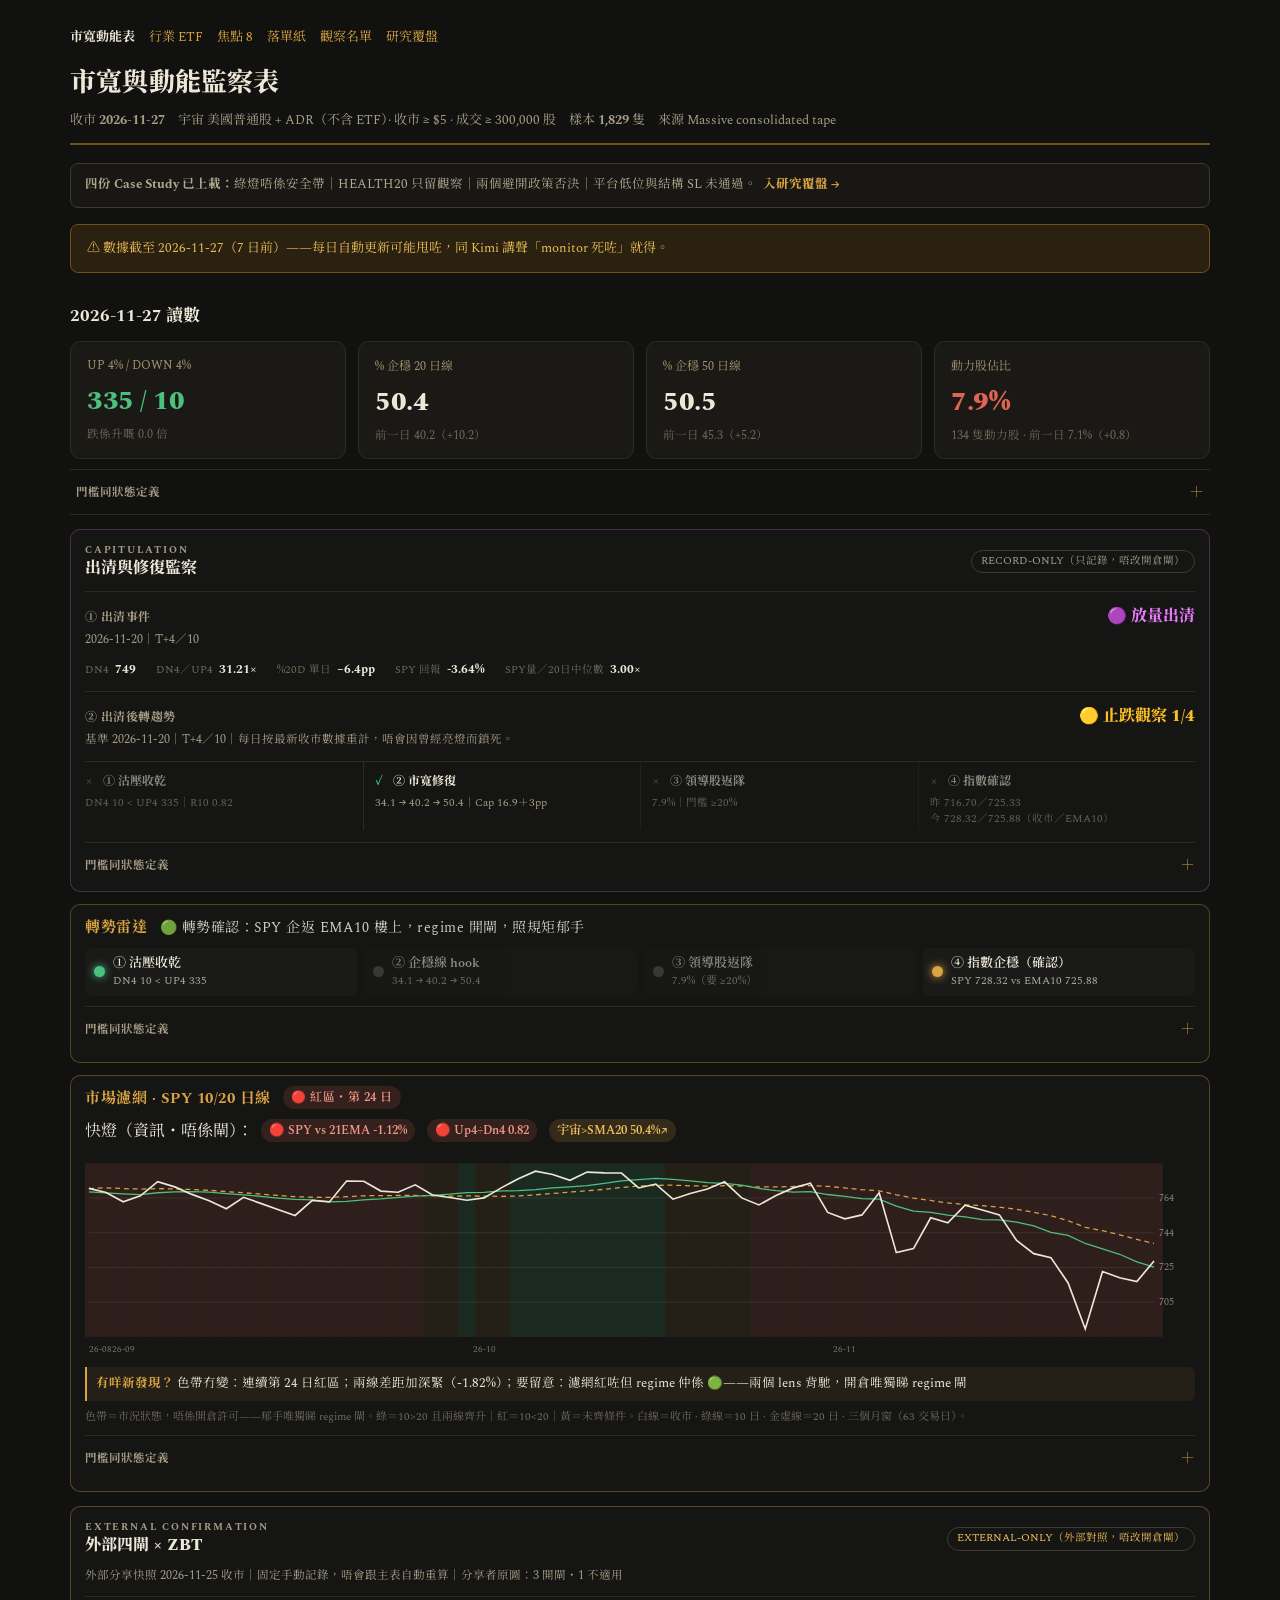
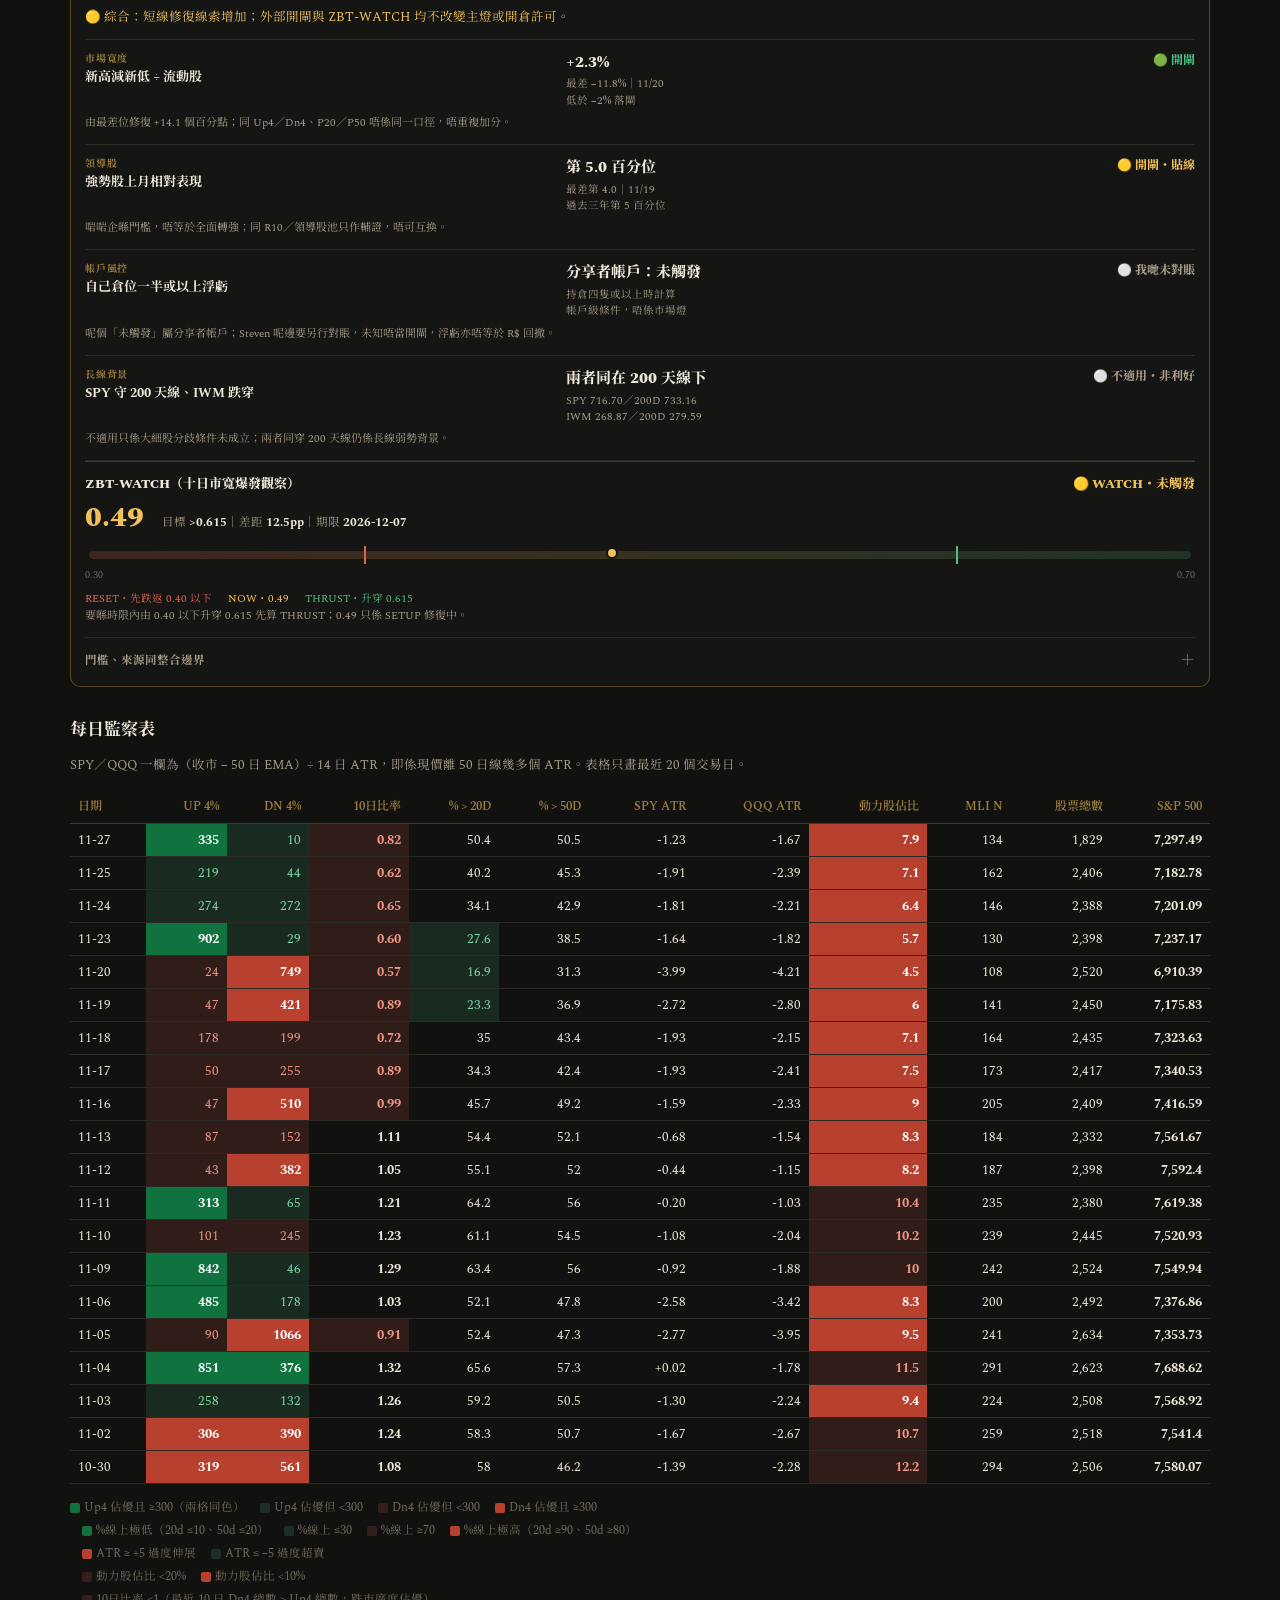
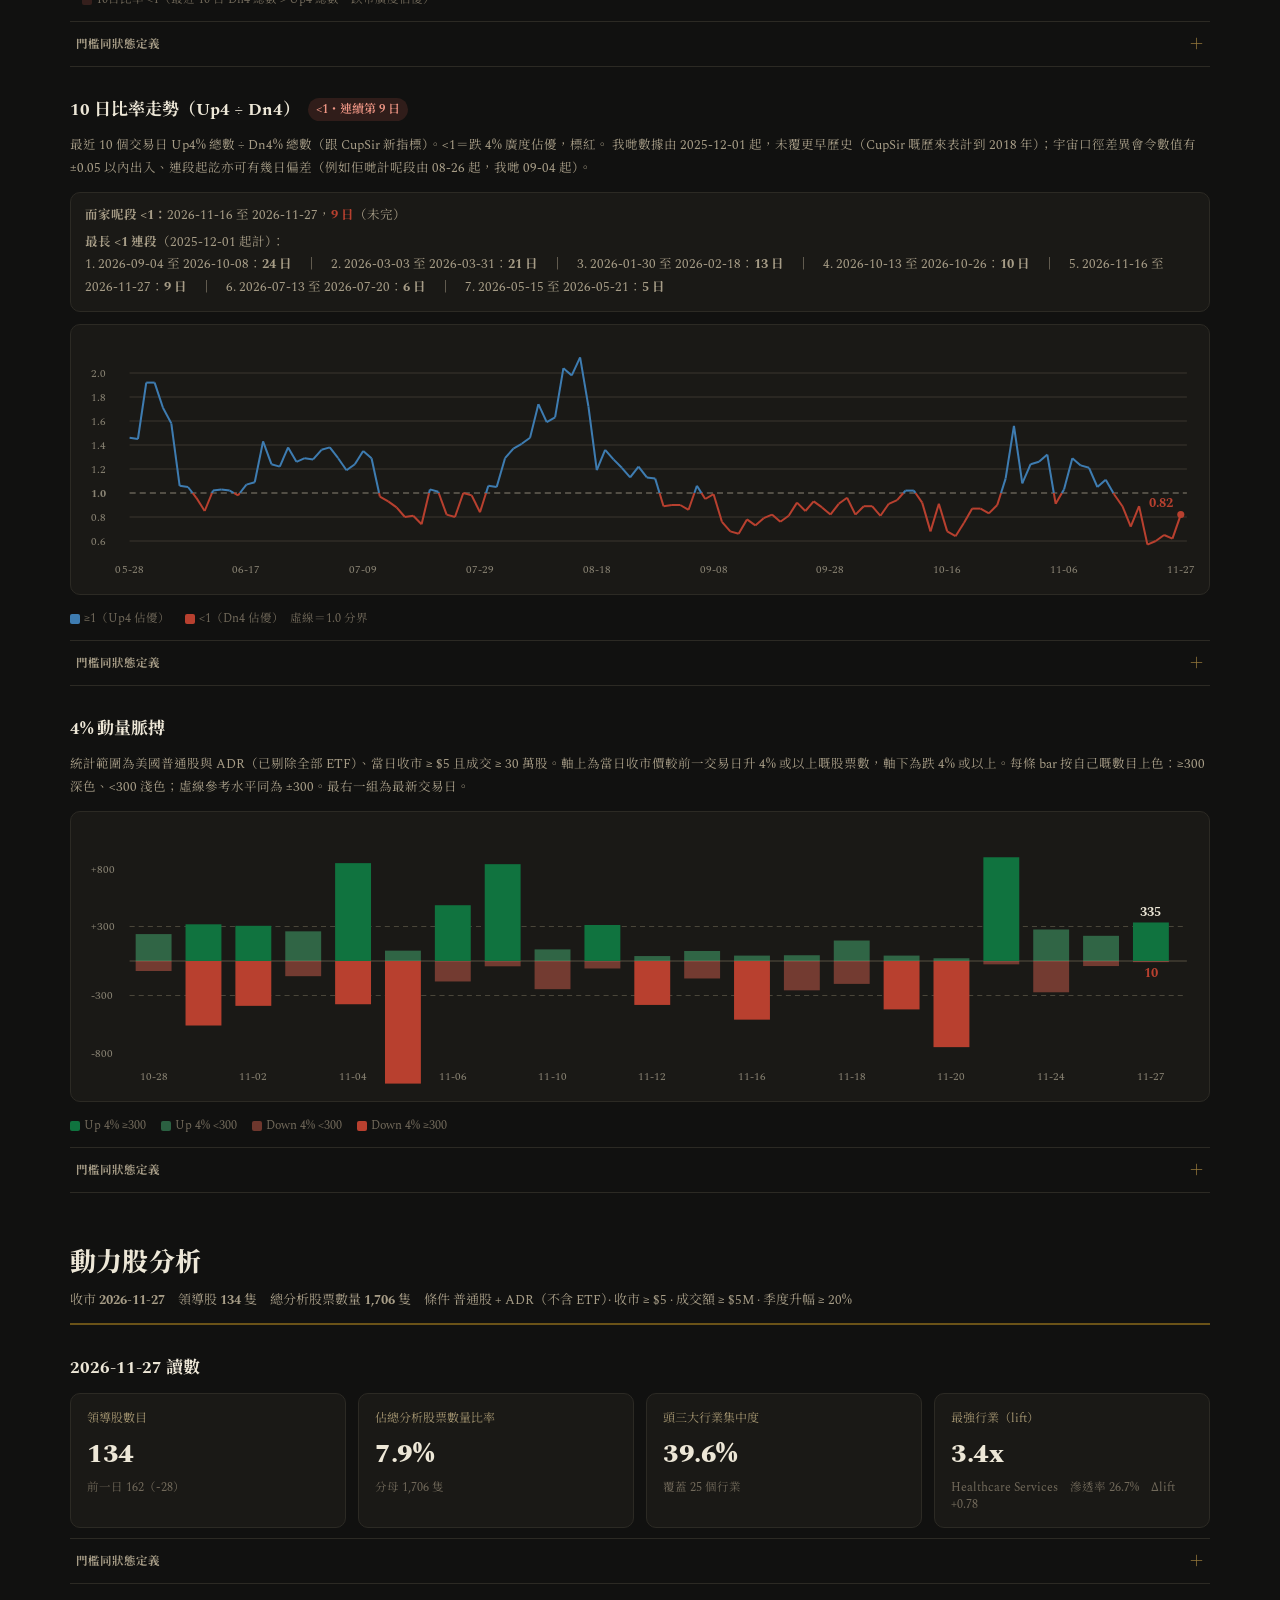
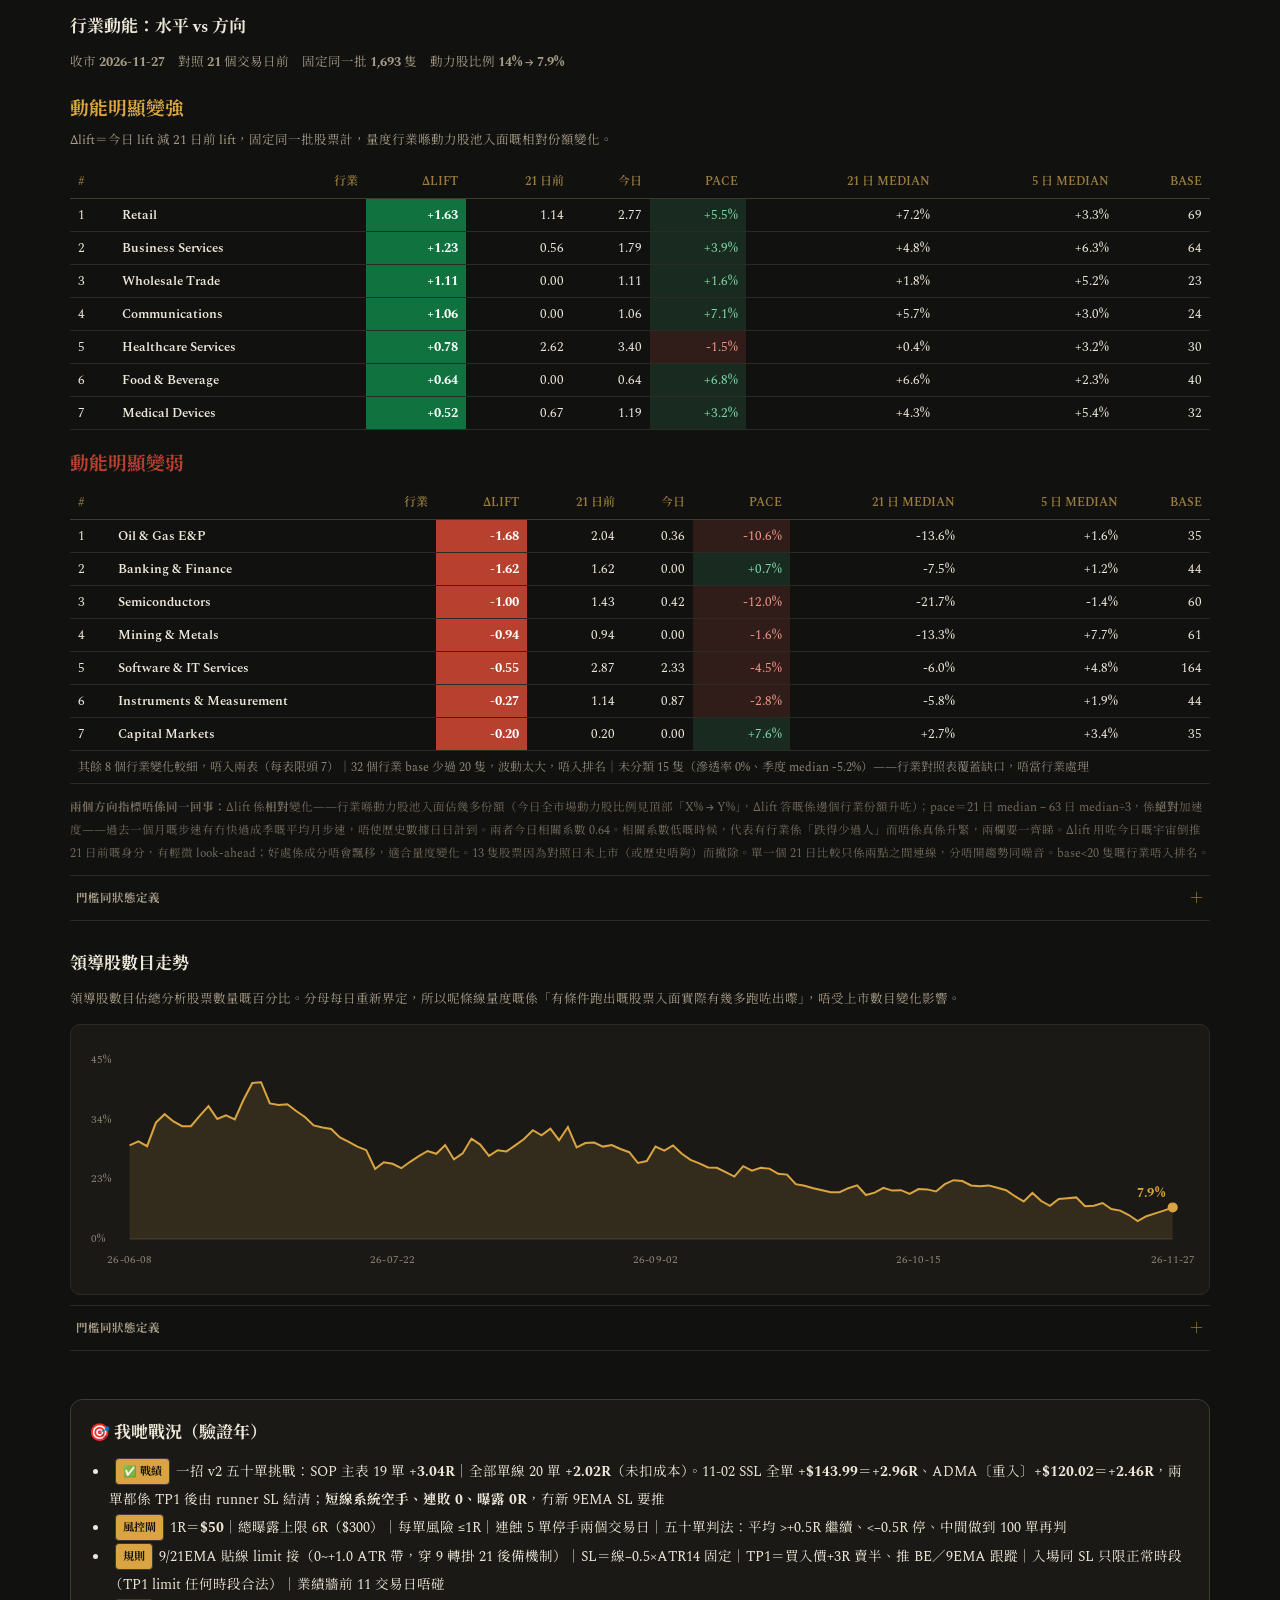
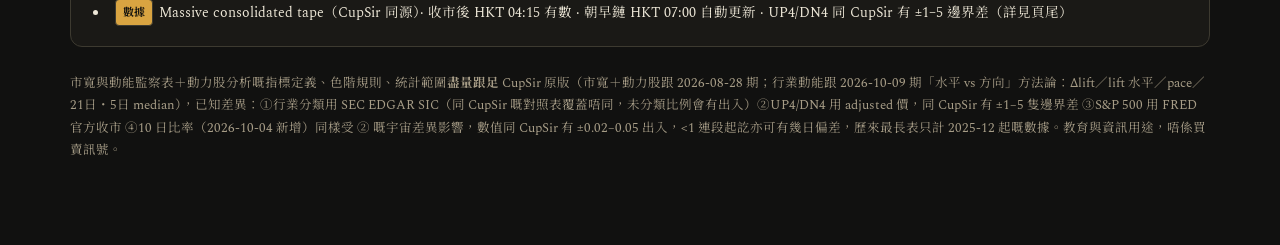
<file: index.html>
<!DOCTYPE html>
<html lang="zh-Hant">
<head>
<meta charset="UTF-8">
<meta name="viewport" content="width=device-width, initial-scale=1.0">
<link rel="icon" href="data:,">
<title>市寬與動能監察表</title>
<link rel="preconnect" href="https://fonts.googleapis.com">
<link rel="preconnect" href="https://fonts.gstatic.com" crossorigin>
<link href="https://fonts.googleapis.com/css2?family=Spectral:wght@400;600;700;800&family=Noto+Serif+TC:wght@400;600;700;900&display=swap" rel="stylesheet">
<link rel="stylesheet" href="theme.css">
</head>
<body>

<div class="nav"><span class="here">市寬動能表</span><a href="sectors.html">行業 ETF</a><a href="focus.html">焦點 8</a><a href="p2.html">落單紙</a><a href="p2w.html">觀察名單</a><a href="research.html">研究覆盤</a></div>

<h1>市寬與動能監察表</h1>
<div class="sub" id="subline"></div>

<div class="blindbar research-update"><b>四份 Case Study 已上載：</b>綠燈唔係安全帶｜HEALTH20 只留觀察｜兩個避開政策否決｜平台低位與結構 SL 未通過。<a href="research.html">入研究覆盤 →</a></div>

<div class="stale" id="stalebar" style="display:none"></div>

<h2 id="read-title"></h2>
<div class="cards" id="cards"></div>
<details class="metric-method">
  <summary>門檻同狀態定義</summary>
  <div class="metric-method-body">
    <p><b>共同宇宙：</b>美國普通股＋ADR（剔除 ETF），當日收市 ≥$5、成交 ≥300,000 股。UP4／DN4 分別係 adjusted 收市價較前一交易日升 ≥4%／跌 ≥4% 嘅股票數；卡上綠色代表 UP4 ≥DN4，紅色代表 DN4 佔優。</p>
    <p><b>% 企穩 20／50 日線：</b>有足夠歷史嘅股票入面，收市高於各自 SMA20／SMA50 嘅百分比。20D ≤10%／50D ≤20%＝綠色極低區；其餘 ≤30%＝綠色低位區；20D ≥90%／50D ≥80%＝紅色極高區；其餘 ≥70%＝紅色高位區。呢度綠色係 CupSir 超賣色階，唔係安全或買入保證。</p>
    <p><b>動力股佔比：</b>領導股數 ÷ 合資格動力股池 ×100%。動力股池先要求成交額 ≥$5M，領導股再要求過去 63 個交易日升幅 ≥20%。佔比 &lt;10%＝紅色極低警示、10%至&lt;20%＝紅色偏低警示、≥20%＝無紅色警示；MLI N 就係領導股實際隻數。</p>
  </div>
</details>

<!-- 【2026-11-07 Steven 批准】Capitulation 雙層燈：出清事件＋出清後轉趨勢；RECORD-ONLY，唔接開倉閘 -->
<div class="cap-panel" id="capRadar" aria-live="polite"></div>

<!-- 【2026-10-01 Steven 批准】轉勢雷達：四盞燈（①②③跡象 → ④確認），唔郁 CupSir 原裝色階，獨立一條 -->
<div class="radar" id="radar"></div>

<!-- 【2026-10-02 Steven 批准】Qullamaggie 市場濾網：SPY 10/20 日線三色帶（來自 Claude 筆記 p.16-17 嘅模擬圖，呢度用真 SPY 每日自動更新） -->
<div class="qqf" id="qqf"></div>

<!-- 【2026-11-26 Steven 批准】外部四閘＋ZBT-WATCH：手動快照、只讀對照，唔接主燈或開倉閘 -->
<section class="external-panel" id="externalGates" aria-live="polite" aria-label="外部四閘與 ZBT 觀察"></section>

<!-- 【2026-10-18 Claude 指令第 3 點】持倉業績提醒：業績前一交易日 MOC 全走，朝早鏈 earn_reminder.py 每日寫入 data.json -->
<div class="qqf" id="earnAlerts" style="display:none"></div>

<h2>每日監察表</h2>
<div class="note">SPY／QQQ 一欄為（收市 − 50 日 EMA）÷ 14 日 ATR，即係現價離 50 日線幾多個 ATR。表格只畫最近 20 個交易日。</div>
<div style="overflow-x:auto;">
<table id="dailytbl">
  <thead><tr>
    <th>日期</th><th>UP 4%</th><th>DN 4%</th><th>10日比率</th><th>% &gt; 20D</th><th>% &gt; 50D</th>
    <th>SPY ATR</th><th>QQQ ATR</th><th>動力股佔比</th><th>MLI N</th><th>股票總數</th><th>S&amp;P 500</th>
  </tr></thead>
  <tbody></tbody>
</table>
</div>
<div class="legend">
  <span class="sw" style="background:#10733f"></span>Up4 佔優且 ≥300（兩格同色）
  <span class="sw" style="background:rgba(76,192,126,.18)"></span>Up4 佔優但 &lt;300
  <span class="sw" style="background:rgba(224,101,82,.18)"></span>Dn4 佔優但 &lt;300
  <span class="sw" style="background:#b8402f"></span>Dn4 佔優且 ≥300<br>
  <span class="sw" style="background:#10733f"></span>%線上極低（20d ≤10、50d ≤20）
  <span class="sw" style="background:rgba(76,192,126,.18)"></span>%線上 ≤30
  <span class="sw" style="background:rgba(224,101,82,.18)"></span>%線上 ≥70
  <span class="sw" style="background:#b8402f"></span>%線上極高（20d ≥90、50d ≥80）<br>
  <span class="sw" style="background:#b8402f"></span>ATR ≥ +5 過度伸展
  <span class="sw" style="background:rgba(76,192,126,.18)"></span>ATR ≤ −5 過度超賣<br>
  <span class="sw" style="background:rgba(224,101,82,.18)"></span>動力股佔比 &lt;20%
  <span class="sw" style="background:#b8402f"></span>動力股佔比 &lt;10%<br>
  <span class="sw" style="background:rgba(224,101,82,.18)"></span>10日比率 &lt;1（最近 10 日 Dn4 總數 &gt; Up4 總數，跌市廣度佔優）
</div>
<details class="metric-method">
  <summary>門檻同狀態定義</summary>
  <div class="metric-method-body">
    <p><b>UP4／DN4 兩格：</b>先比較邊個佔優；UP4 ≥DN4 時兩格用綠色系，否則兩格用紅色系。每格再按自己數目分深淺：≥300＝深色、&lt;300＝淺色。所以深淺係強度，綠紅先係當日邊邊佔優。</p>
    <p><b>10 日比率：</b>最近 10 個交易日 ΣUP4 ÷ ΣDN4；&lt;1＝淺紅，代表跌 4% 廣度總量佔優；≥1＝不加紅色。未夠 10 日或分母係 0 會顯示「—」。</p>
    <p><b>%20D／%50D：</b>20D ≤10%／50D ≤20%＝深綠極低；≤30%＝淺綠；20D ≥90%／50D ≥80%＝深紅極高；≥70%＝淺紅。<b>SPY／QQQ ATR</b>＝（收市 − EMA50）÷ ATR14；≥+5＝深紅過度伸展，≤−5＝深綠過度超賣。</p>
    <p><b>其餘欄：</b>動力股佔比 &lt;10%＝深紅、10%至&lt;20%＝淺紅；MLI N＝領導股隻數；股票總數＝當日通過共同宇宙門檻嘅股票數；S&amp;P 500＝收市參考值。手機版目前收起第 9 欄起（動力股佔比、MLI N、股票總數、S&amp;P 500），QQQ ATR 仍會顯示；電腦版保留完整欄位。</p>
  </div>
</details>

<h2>10 日比率走勢（Up4 ÷ Dn4）<span id="r10-pill" class="qqf-pill"></span></h2>
<div class="note" id="r10-note"></div>
<div class="note" id="r10-streak" style="background:var(--card);border:1px solid var(--line);border-radius:10px;padding:12px 14px;"></div>
<div class="pulse-wrap"><svg id="r10chart" width="100%" height="240" viewBox="0 0 1100 240" preserveAspectRatio="none"></svg></div>
<div class="legend">
  <span class="sw" style="background:#3e7cb1"></span>≥1（Up4 佔優）
  <span class="sw" style="background:#b8402f"></span>&lt;1（Dn4 佔優）　虛線＝1.0 分界
</div>
<details class="metric-method">
  <summary>門檻同狀態定義</summary>
  <div class="metric-method-body">
    <p><b>計法：</b>每一日取最近 10 個交易日嘅 UP4 總和 ÷ DN4 總和，唔係將每日比率再平均。1.0 係兩種廣度力量嘅分界；&lt;1 代表 DN4 總量較大，≥1 代表 UP4 總量唔再處於劣勢。</p>
    <p><b>顏色同連段：</b>走勢線 ≥1 用藍色、&lt;1 用紅色；標題 pill 就 ≥1 用綠色、&lt;1 用紅色。連續 &lt;1 會計入「目前連段」，返回 ≥1 就中斷。最長連段榜只計我哋本地數據覆蓋期，唔係 CupSir 由 2018 年起嘅完整歷史。</p>
    <p><b>點樣讀：</b>R10 係 10 日累積廣度，唔係單日 UP4／DN4 比，所以單日反彈可以令當日燈號改善，但 R10 仍未即時回到 1。佢係狀態指標，唔係獨立買賣訊號。</p>
  </div>
</details>

<h2>4% 動量脈搏</h2>
<div class="note" id="pulse-note"></div>
<div class="pulse-wrap"><svg id="pulse" width="100%" height="260" viewBox="0 0 1100 260" preserveAspectRatio="none"></svg></div>
<div class="legend">
  <span class="sw" style="background:#10733f"></span>Up 4% ≥300
  <span class="sw" style="background:rgba(76,192,126,.45)"></span>Up 4% &lt;300
  <span class="sw" style="background:rgba(224,101,82,.45)"></span>Down 4% &lt;300
  <span class="sw" style="background:#b8402f"></span>Down 4% ≥300
</div>
<details class="metric-method">
  <summary>門檻同狀態定義</summary>
  <div class="metric-method-body">
    <p><b>每支 bar：</b>中軸向上係當日 UP4 隻數，向下係 DN4 隻數；兩者都係 adjusted 收市價相對前一交易日升／跌至少 4%，股票宇宙同頂部讀數卡一致。圖顯示最近 21 個交易日，虛線係 +300／−300 參考位。</p>
    <p><b>深淺色：</b>每支 bar 獨立按自己數目上色，UP4 或 DN4 ≥300 就用深色，&lt;300 就用淺色。呢度唔會先比較邊邊佔優再將兩支 bar 染成同色，所以同每日監察表嘅「兩格同色」規則唔一樣。</p>
    <p><b>點樣讀：</b>佢顯示極端升跌股票嘅數目同強度，唔係全市場淨上升／下跌家數，亦唔係 R10 比率。單一支大 bar 只係當日脈衝，唔獨立構成趨勢確認。</p>
  </div>
</details>

<div class="sec-div"></div>
<h1>動力股分析</h1>
<div class="sub" id="subline2"></div>

<h2 id="read-title2"></h2>
<div class="cards" id="cards2"></div>
<details class="metric-method">
  <summary>門檻同狀態定義</summary>
  <div class="metric-method-body">
    <p><b>領導股數目：</b>共同宇宙入面，成交額 ≥$5M 並且過去 63 個交易日升幅 ≥20% 嘅股票數。總分析股票數量（pool）係通過共同宇宙及 $5M 成交額門檻嘅分母；動力股佔比＝領導股 ÷ pool ×100%。</p>
    <p><b>頭三大行業集中度：</b>lift 排名最高嘅三個合資格行業，其領導股數總和 ÷ 全市場領導股數 ×100%。佢量度領導股係咪集中喺少數行業，唔係市值集中度，亦冇預設紅綠安全線。</p>
    <p><b>最強行業（lift）：</b>按 lift 排名第一嘅合資格行業。行業滲透率＝該行業領導股 ÷ 該行業 base；lift＝行業滲透率 ÷ 全市場動力股比例。lift＞1 代表行業領導股密度高過全市場平均，base＝該行業有 63 日回報資料嘅合資格股票數。</p>
  </div>
</details>

<h2>行業動能：水平 vs 方向</h2>
<div class="note" id="ind-sub"></div>

<h3 style="margin:18px 0 6px;color:#d9a441;">動能明顯變強</h3>
<div class="note">Δlift＝今日 lift 減 21 日前 lift，固定同一批股票計，量度行業喺動力股池入面嘅相對份額變化。</div>
<div style="overflow-x:auto;">
<table id="indup">
  <thead><tr>
    <th>#</th><th>行業</th><th>ΔLIFT</th><th>21 日前</th><th>今日</th><th>PACE</th><th>21 日 MEDIAN</th><th>5 日 MEDIAN</th><th>BASE</th>
  </tr></thead>
  <tbody></tbody>
</table>
</div>

<h3 style="margin:18px 0 6px;color:#b8402f;">動能明顯變弱</h3>
<div style="overflow-x:auto;">
<table id="inddn">
  <thead><tr>
    <th>#</th><th>行業</th><th>ΔLIFT</th><th>21 日前</th><th>今日</th><th>PACE</th><th>21 日 MEDIAN</th><th>5 日 MEDIAN</th><th>BASE</th>
  </tr></thead>
  <tbody></tbody>
</table>
</div>

<div class="legend"><b>兩個方向指標唔係同一回事：</b>Δlift 係<b>相對</b>變化——行業喺動力股池入面佔幾多份額（今日全市場動力股比例見頂部「X% → Y%」，Δlift 答嘅係邊個行業份額升咗）；pace＝21 日 median − 63 日 median÷3，係<b>絕對</b>加速度——過去一個月嘅步速有冇快過成季嘅平均月步速，唔使歷史數據日日計到。<span id="ind-corr"></span>相關系數低嘅時候，代表有行業係「跌得少過人」而唔係真係升緊，兩欄要一齊睇。Δlift 用咗今日嘅宇宙倒推 21 日前嘅身分，有輕微 look-ahead；好處係成分唔會飄移，適合量度變化。<span id="ind-drop"></span>單一個 21 日比較只係兩點之間連線，分唔開趨勢同噪音。base&lt;20 隻嘅行業唔入排名。<span id="sic-note" style="color:#b08b3e;"></span></div>

<details class="metric-method">
  <summary>門檻同狀態定義</summary>
  <div class="metric-method-body">
    <p><b>水平：</b>今日 lift＝今日行業滲透率 ÷ 今日全市場動力股比例；21 日前 lift 用同一批今日池內股票，回溯佢哋喺 21 個交易日前嘅領導股身分。Δlift＝今日 lift − 21 日前 lift，量度行業喺領導股池入面嘅相對份額變化。</p>
    <p><b>方向：</b>21 日 median＝行業股票 21 日回報中位數；5 日 median＝5 日回報中位數；63 日 median＝季度回報中位數。pace＝21 日 median −（63 日 median ÷3），即近一個月速度相對成季平均月速嘅差異；pace ≥0 用淺綠，&lt;0 用淺紅。</p>
    <p><b>兩表狀態：</b>Δlift＞0 入「動能明顯變強」，按升幅由大至細排；Δlift＜0 入「動能明顯變弱」，按跌幅由大至細排。每表最多 7 行；Δlift＝0 或冇足夠對照資料唔入兩表。Δlift 正數用深綠、負數用深紅。</p>
    <p><b>資格同限制：</b>base &lt;20 隻嘅行業唔入排名；Unclassified 只作註腳。對照日未上市或歷史唔夠嘅股票會撤除。Δlift 用今日宇宙倒推歷史，有輕微 look-ahead；兩指標相關系數只描述線性同向程度，唔代表因果。</p>
  </div>
</details>

<h2>領導股數目走勢</h2>
<div class="note" id="trend-note"></div>
<div class="pulse-wrap"><svg id="trend" width="100%" height="240" viewBox="0 0 1100 240" preserveAspectRatio="none"></svg></div>
<details class="metric-method">
  <summary>門檻同狀態定義</summary>
  <div class="metric-method-body">
    <p><b>走勢線：</b>每日動力股佔比＝當日領導股數 ÷ 當日合資格動力股池 ×100%，圖示最近約 120 個交易日。領導股要求成交額 ≥$5M 及 63 日升幅 ≥20%；分母每日重新界定，所以唔受整體上市股票數目變化直接影響。</p>
    <p><b>狀態門檻：</b>呢張面積圖本身冇獨立紅綠燈；原有轉勢雷達③會用 ≥20% 作「領導股返隊」，&lt;20% 喺每日表係淺紅、&lt;10% 係深紅。走勢向上升只代表領導股比例增加，唔會自動等同指數或出清後轉勢確認。</p>
  </div>
</details>

<div class="sec-div"></div>
<div class="battle">
  <h2>🎯 我哋戰況（驗證年）</h2>
  <ul id="battlelist">
    <li><span class="tag">✅ 戰績</span>一招 v2 五十單挑戰：SOP 主表 19 單 <b>+3.04R</b>｜全部單線 20 單 <b>+2.02R</b>（未扣成本）。11-02 SSL 全單 <b>+$143.99＝+2.96R</b>、ADMA〔重入〕<b>+$120.02＝+2.46R</b>，兩單都係 TP1 後由 runner SL 結清；<b>短線系統空手、連敗 0、曝露 0R</b>，冇新 9EMA SL 要推</li>
    <li><span class="tag">風控閘</span>1R＝<b>$50</b>｜總曝露上限 6R（$300）｜每單風險 ≤1R｜連蝕 5 單停手兩個交易日｜五十單判法：平均 &gt;+0.5R 繼續、&lt;−0.5R 停、中間做到 100 單再判</li>
    <li><span class="tag">規則</span>9/21EMA 貼線 limit 接（0~+1.0 ATR 帶，穿 9 轉掛 21 後備機制）｜SL＝線−0.5×ATR14 固定｜TP1＝買入價+3R 賣半、推 BE／9EMA 跟蹤｜入場同 SL 只限正常時段（TP1 limit 任何時段合法）｜業績牆前 11 交易日唔碰</li>
    <li><span class="tag">數據</span>Massive consolidated tape（CupSir 同源）· 收市後 HKT 04:15 有數 · 朝早鏈 HKT 07:00 自動更新 · UP4/DN4 同 CupSir 有 ±1–5 邊界差（詳見頁尾）</li>
  </ul>
</div>

<div class="note" style="margin-top:26px;">市寬與動能監察表＋動力股分析嘅指標定義、色階規則、統計範圍<b>盡量跟足</b> CupSir 原版（市寬＋動力股跟 2026-08-28 期；行業動能跟 2026-10-09 期「水平 vs 方向」方法論：Δlift／lift 水平／pace／21日・5日 median），已知差異：①行業分類用 SEC EDGAR SIC（同 CupSir 嘅對照表覆蓋唔同，未分類比例會有出入）②UP4/DN4 用 adjusted 價，同 CupSir 有 ±1–5 隻邊界差 ③S&P 500 用 FRED 官方收市 ④10 日比率（2026-10-04 新增）同樣受 ② 嘅宇宙差異影響，數值同 CupSir 有 ±0.02–0.05 出入，&lt;1 連段起訖亦可有幾日偏差，歷來最長表只計 2025-12 起嘅數據。教育與資訊用途，唔係買賣訊號。</div>

<script>
const DG='#10733f', DR='#b8402f';
fetch('data.json?v='+Date.now(),{cache:'no-store'}).then(r=>r.json()).then(D=>{
  // 數據新鮮度檢查：asof 距今超過 4 日＝自動更新可能甩咗，亮黃牌
  const daysOld=(Date.now()-new Date(D.asof+'T16:00:00-04:00'))/864e5;
  if(daysOld>4){const b=document.getElementById('stalebar');b.style.display='block';
    b.textContent=`⚠️ 數據截至 ${D.asof}（${Math.floor(daysOld)} 日前）——每日自動更新可能甩咗，同 Kimi 講聲「monitor 死咗」就得。`;}
  document.getElementById('subline').innerHTML =
    `收市 <b>${D.asof}</b>　宇宙 ${D.universe}　樣本 <b>${D.sample_n.toLocaleString()}</b> 隻　來源 ${D.source}`;
  document.getElementById('read-title').textContent = `${D.asof} 讀數`;

  const C=D.cards;
  const sgn=(v,d=2)=> (v>=0?'+':'')+v.toFixed(d);
  // 2026-09-29 跟 CupSir 改版：summary 四盒（刪 SPY/QQQ 離 50D EMA 兩盒；「領導股指數 MLI」盒→「動力股佔比」）
  const PV=D.daily[1];   // 前一交易日（D.daily 新→舊）
  const d20=PV?(C.pct20d-PV[3]).toFixed(1):null, d50=PV?(C.pct50d-PV[4]).toFixed(1):null;
  const dShare=PV?(C.share_pct-PV[7]).toFixed(1):null;
  const pClsT=(v,is20)=> v<=(is20?10:20)?'DG' : v<=30?'G' : v>=(is20?90:80)?'DR' : v>=70?'R' : '';
  const upWin=C.up4>=C.dn4;
  document.getElementById('cards').innerHTML = `
    <div class="card"><div class="lbl">UP 4% / DOWN 4%</div><div class="val"><span class="${upWin?'up':'dn'}">${C.up4} / ${C.dn4}</span></div><div class="sub2">${C.dn_ratio}</div></div>
    <div class="card"><div class="lbl">% 企穩 20 日線</div><div class="val ${pClsT(C.pct20d,1)}">${C.pct20d}</div><div class="sub2">${PV?`前一日 ${PV[3]}（${d20>=0?'+':''}${d20}）`:''}</div></div>
    <div class="card"><div class="lbl">% 企穩 50 日線</div><div class="val ${pClsT(C.pct50d,0)}">${C.pct50d}</div><div class="sub2">${PV?`前一日 ${PV[4]}（${d50>=0?'+':''}${d50}）`:''}</div></div>
    <div class="card"><div class="lbl">動力股佔比</div><div class="val ${C.share_pct<10?'DR':C.share_pct<20?'R':''}">${C.share_pct}%</div><div class="sub2">${C.mli_n} 隻動力股${PV?` · 前一日 ${PV[7]}%（${dShare>=0?'+':''}${dShare}）`:''}</div></div>`;

  // 【2026-11-07 Steven 批准】Capitulation 雙層燈；只讀新 JSON，唔改下面原有雷達。
  (function(){
    const box=document.getElementById('capRadar'), cap=D.capitulation, post=D.post_cap;
    const f=(v,d=2)=>v==null||Number.isNaN(Number(v))?'—':Number(v).toLocaleString('en-US',{minimumFractionDigits:d,maximumFractionDigits:d});
    const fi=v=>v==null?'—':Number(v).toLocaleString('en-US',{maximumFractionDigits:0});
    const head='<div class="cap-top"><div><div class="cap-kicker">CAPITULATION</div><div class="cap-title">出清與修復監察</div></div><span class="cap-record">RECORD-ONLY（只記錄，唔改開倉閘）</span></div>';
    if(!cap||!post){
      box.innerHTML=head+'<div class="cap-empty">⚪ Capitulation 數據未生成；原有轉勢雷達照常使用。</div>';
      return;
    }
    const metric=(label,value)=>'<span class="cap-metric"><span>'+label+'</span><b>'+value+'</b></span>';
    const evIcon=cap.state==='purple'?'🟣':cap.state==='yellow'?'🟡':'⚪';
    const evName=cap.state==='purple'?'放量出清':cap.state==='yellow'?'極端沽壓':cap.reason==='window_expired'?'出清觀察窗完結':'無出清';
    const evSub=cap.active
      ? `${cap.event_date}｜T+${cap.days_since}／${cap.window}`
      : cap.event_date ? `最近事件 ${cap.event_date}｜T+${cap.days_since}，已離開 ${cap.window} 日窗` : `最近 ${cap.window} 日觀察窗內未見核心出清`;
    let evMetrics='';
    if(cap.active){
      const drop=cap.p20_drop==null?'—':(cap.p20_drop>=0?'−':'+')+f(Math.abs(cap.p20_drop),1)+'pp';
      const ret=cap.spy_ret==null?'—':(cap.spy_ret>0?'+':'')+f(cap.spy_ret)+'%';
      evMetrics='<div class="cap-metrics">'+
        metric('DN4',fi(cap.dn4))+metric('DN4／UP4',(cap.ratio==null?'∞':f(cap.ratio))+'×')+
        metric('%20D 單日',drop)+metric('SPY 回報',ret)+metric('SPY量／20日中位數',f(cap.vol_ratio)+'×')+'</div>';
    }
    const eventBlock=`<div class="cap-layer cap-event"><div class="cap-layer-head"><div class="cap-layer-label">① 出清事件</div><div class="cap-event-state ${cap.state}">${evIcon} ${evName}</div></div><div class="cap-subline">${evSub}</div>${evMetrics}</div>`;

    let repairBlock='';
    if(post.active){
      const m=post.metrics||{}, L=post.conditions||[];
      const postName={red:'本次修復失效',green:'轉勢確認',orange:'接近確認',yellow:'止跌觀察',gray:'未見修復'}[post.state]||'未見修復';
      const postIcon={red:'🔴',green:'🟢',orange:'🟠',yellow:'🟡',gray:'⚪'}[post.state]||'⚪';
      const names=['① 沽壓收乾','② 市寬修復','③ 領導股返隊','④ 指數確認'];
      const subs=[
        `DN4 ${fi(m.dn4)} ${m.dn4<m.up4?'<':'≥'} UP4 ${fi(m.up4)}｜R10 ${f(m.r10)}`,
        `${f(m.p20_prev2,1)} → ${f(m.p20_prev,1)} → ${f(m.p20,1)}｜Cap ${f(m.cap_p20,1)}＋3pp`,
        `${f(m.share_pct,1)}%｜門檻 ≥20%`,
        `昨 ${f(m.spy_prev_close)}／${f(m.spy_prev_ema10)}<br>今 ${f(m.spy_close)}／${f(m.spy_ema10)}（收市／EMA10）`
      ];
      const conditions=names.map((n,i)=>`<div class="cap-condition ${L[i]?'ok':''}"><div class="cap-cond-name"><span class="cap-check">${L[i]?'✓':'×'}</span>${n}</div><div class="cap-cond-sub">${subs[i]}</div></div>`).join('');
      const statusNote=post.invalid
        ? `SPY 收市跌穿 Cap 日收市價 ${f(m.cap_close)}；失效日 ${post.invalid_date||'—'}。等新出清重置。`
        : post.state==='green' ? '四條件齊，但每日重計；呢盞綠燈仍然唔係開倉許可。' : '每日按最新收市數據重計，唔會因曾經亮燈而鎖死。';
      repairBlock=`<div class="cap-layer"><div class="cap-layer-head"><div class="cap-layer-label">② 出清後轉趨勢</div><div class="cap-post-state ${post.state}">${postIcon} ${postName} ${post.score}/4</div></div><div class="cap-subline">基準 ${post.event_date}｜T+${post.days_since}／${post.window}｜${statusNote}</div><div class="cap-conditions">${conditions}</div></div>`;
    }else{
      repairBlock=`<div class="cap-layer"><div class="cap-layer-label">② 出清後轉趨勢</div><div class="cap-empty">${cap.reason==='window_expired'?'⚪ 觀察窗已完結；等待新出清事件。':'⚪ 等待出清事件，未開啟修復計分。'}</div></div>`;
    }
    const method=`<details class="cap-method"><summary>門檻同狀態定義</summary><div class="cap-method-body"><p><b>出清核心：</b>DN4 ≥500、DN4 ÷ UP4 ≥3，並且 %20D ≤45% 或單日急跌 ≥10 個百分點。符合核心＝🟡 極端沽壓；再符合 SPY 當日回報 ≤−1% 及成交量 ≥之前 20 個交易日中位數 ×1.1＝🟣 放量出清。</p><p><b>修復四條件：</b>① DN4＜UP4 且 R10 ≥1；② %20D 連升兩日，並較 Cap 日高 ≥3pp；③ 動力股佔比 ≥20%；④ SPY 連續兩日收市高於各自交易日 EMA10。最新出清後觀察 T+0 至 T+10，新出清會重置基準。</p><p><b>狀態：</b>0/4 未見修復、1–2/4 止跌觀察、3/4 接近確認、4/4 轉勢確認。首次確認前，SPY 收市跌穿 Cap 日收市價即令本次修復失效；確認後仍每日重計。Capitulation 係事件描述，唔係見底或買入保證；首版只作記錄，門檻屬初步校準，唔係正式 OOS 回測結論。</p></div></details>`;
    box.innerHTML=head+eventBlock+repairBlock+method;
  })();

  // 【2026-10-01 Steven 批准】轉勢雷達：①②③＝跡象、④＝確認（regime 開閘）。每日監察表色階唔郁。
  (function(){
    const r0=D.daily[0], r1=D.daily[1], r2=D.daily[2];
    if(!r0) return;
    const fl=D.fast_light||{};
    const l1 = r0[2] < r0[1];                                        // ① 沽壓收乾：DN4 唔再大過 UP4
    const l2 = !!(r1&&r2) && r0[3]>r1[3] && r1[3]>r2[3] && r0[3]<=40; // ② %20S 低位 hook：連升兩日且未離低位區
    const l3 = r0[7] >= 20;                                          // ③ 領導股返隊：動力股佔比 ≥20%
    const l4 = fl.spy_close!=null && fl.spy_close > fl.ema10;        // ④ 指數企穩：SPY 收 > EMA10
    const subs = [
      `DN4 ${r0[2]} ${l1?'<':'≥'} UP4 ${r0[1]}`,
      r1&&r2 ? `${r2[3]} → ${r1[3]} → ${r0[3]}` : '數據唔夠三日',
      `${r0[7]}%（要 ≥20%）`,
      fl.spy_close!=null ? `SPY ${fl.spy_close} vs EMA10 ${fl.ema10}` : 'SPY 數據未跑',
    ];
    const names = ['① 沽壓收乾','② 企穩線 hook','③ 領導股返隊','④ 指數企穩（確認）'];
    const L = [l1,l2,l3,l4];
    const sig = L.slice(0,3).filter(Boolean).length;
    // 【2026-10-01 Steven 要求】verdict 要似一句總結，唔係齋狀態
    const verdict = l4 ? '🟢 轉勢確認：SPY 企返 EMA10 樓上，regime 開閘，照規矩郁手'
                 : sig>=3 ? '🟡 跡象齊晒（3/3）：萬事俱備只欠指數——SPY 收返 EMA10 先係確認，未住'
                 : sig==2 ? '🟡 跡象浮現（2/3）：有回暖苗頭但未夠，繼續觀察，唔好住撈'
                 : sig==1 ? '⚪ 依然不樂觀：只有一盞跡象燈，唔足以講轉勢，唔適合撈底住'
                 : '⚪ 依然不樂觀：四盞全灰，未見轉勢跡象，唔適合撈底住，繼續等';
    document.getElementById('radar').innerHTML =
      '<div class="radar-head">轉勢雷達 <span class="radar-verdict">'+verdict+'</span></div>' +
      '<div class="radar-row">' + names.map((n,i)=>
        `<div class="rl ${L[i]?'on':''} ${i===3&&L[i]?'confirm':''}"><span class="dot"></span><div><div class="rl-name">${n}</div><div class="rl-sub">${subs[i]}</div></div></div>`
      ).join('') + '</div>' +
      '<details class="metric-method"><summary>門檻同狀態定義</summary><div class="metric-method-body">' +
      '<p><b>① 沽壓收乾：</b>DN4＜UP4。<b>② 企穩線 hook：</b>%20D 連續兩日上升（三日讀數逐日高過前一日），而且最新 %20D ≤40%。<b>③ 領導股返隊：</b>動力股佔比 ≥20%。呢三盞只係跡象燈。</p>' +
      '<p><b>④ 指數企穩（確認）：</b>最新 SPY 收市＞EMA10；呢個舊雷達以④作確認，未過④時就按①至③嘅亮燈數顯示 0–3 個跡象。④成立時，④嘅圓點用金色，其餘成立條件用綠色；未成立條件會淡化。</p>' +
      '<p><b>同新雙層燈嘅分別：</b>舊雷達④只睇一日 SPY＞EMA10；出清後轉趨勢④要連續兩日，而且綠燈要出清後四條件齊。兩套口徑獨立計算，唔會互相加分或改閘。</p>' +
      '</div></details>';
  })();

  // 【2026-10-02 Steven 批准】Qullamaggie 市場濾網圖：SPY 10/20 日線三色帶＋每日「有咩新發現」短評
  // 色帶＝市況狀態（綠＝10>20 兩線齊升｜紅＝10<20｜黃＝未齊），唔係開倉許可——郁手唯獨睇 regime 閘
  (function(){
    const q=D.qqf;
    if(!q||!q.length) return;
    const n=q.length, cur=q[n-1], prev=q[n-2];
    let streak=1; for(let i=n-2;i>=0&&q[i][4]===cur[4];i--) streak++;
    const stName={g:'綠',y:'黃',r:'紅'}, stIcon={g:'🟢',y:'🟡',r:'🔴'};
    const box=document.getElementById('qqf');

    function draw(){
      const W=Math.max(300,Math.floor(box.clientWidth||360)), H=210, PL=4, PR=42, PT=12, PB=20;
      let lo=Infinity,hi=-Infinity;
      q.forEach(p=>{lo=Math.min(lo,p[1],p[2],p[3]);hi=Math.max(hi,p[1],p[2],p[3]);});
      const pad=(hi-lo)*0.05; lo-=pad; hi+=pad;
      const X=i=>PL+i*(W-PL-PR)/(n-1);
      const Y=v=>PT+(hi-v)/(hi-lo)*(H-PT-PB);
      const bw=(W-PL-PR)/n;
      let s='';
      q.forEach((p,i)=>{
        const col=p[4]==='g'?'rgba(76,192,126,.12)':p[4]==='r'?'rgba(224,101,82,.12)':'rgba(217,164,65,.08)';
        s+=`<rect x="${(X(i)-bw/2).toFixed(1)}" y="${PT}" width="${(bw+0.5).toFixed(1)}" height="${H-PT-PB}" fill="${col}"/>`;
      });
      for(let g=1;g<=4;g++){
        const v=lo+(hi-lo)*g/5, y=Y(v).toFixed(1);
        s+=`<line x1="${PL}" y1="${y}" x2="${W-PR}" y2="${y}" stroke="rgba(237,231,215,.09)" stroke-width="1"/>`;
        s+=`<text x="${W-PR+5}" y="${+y+3}" fill="rgba(167,157,135,.8)" font-size="10">${v.toFixed(0)}</text>`;
      }
      let lastM='';   // 每個月第一個交易日標一次，短窗唔會重複月標（2026-10-04 優化）
      for(let i=0;i<n;i++){
        const m=q[i][0].slice(2,7);
        if(m===lastM) continue; lastM=m;
        const first=i===0;
        s+=`<text x="${first?PL:X(i).toFixed(1)}" y="${H-5}" fill="rgba(167,157,135,.7)" font-size="9.5" text-anchor="${first?'start':'middle'}">${m}</text>`;
      }
      const path=idx=>q.map((p,i)=>`${i?'L':'M'}${X(i).toFixed(1)},${Y(p[idx]).toFixed(1)}`).join('');
      s+=`<path d="${path(3)}" fill="none" stroke="#d9a441" stroke-width="1.3" stroke-dasharray="5,4"/>`;
      s+=`<path d="${path(2)}" fill="none" stroke="#4cc07e" stroke-width="1.3"/>`;
      s+=`<path d="${path(1)}" fill="none" stroke="#ede7d7" stroke-width="1.7"/>`;
      return `<svg viewBox="0 0 ${W} ${H}" width="100%" height="${H}" class="qqf-svg">${s}</svg>`;
    }

    const bits=[];
    if(prev&&prev[4]!==cur[4]){
      bits.push(cur[4]==='g'?'色帶啱啱轉綠：10 日線升穿 20 日線兼兩線齊向上，QQ 口徑＝可以做多'
        :cur[4]==='r'?'色帶啱啱轉紅：10 日線跌穿 20 日線，QQ 口徑＝唔掂，坐現金、少做'
        :'色帶啱啱轉黃：條件未齊，QQ 口徑＝細注、少做，自己決定');
    }else{
      bits.push(`色帶冇變：連續第 ${streak} 日${stName[cur[4]]}區`);
    }
    if(prev){
      const c=cur[1],a=cur[2],b=cur[3];
      if(c>a&&c>b&&(prev[1]<=prev[2]||prev[1]<=prev[3])) bits.push('價格啱啱站返兩線之上');
      if(c<a&&c<b&&(prev[1]>=prev[2]||prev[1]>=prev[3])) bits.push('價格啱啱跌穿兩線之下');
      const gap=(a-b)/b*100, pg=(prev[2]-prev[3])/prev[3]*100;
      if(Math.abs(gap)<0.15) bits.push('兩線貼到好埋（差距唔到 0.2%），隨時交叉——而家係轉色邊緣');
      else if(Math.abs(gap)>Math.abs(pg)+0.05) bits.push(`兩線差距${gap>0?'擴闊':'加深'}緊（${gap.toFixed(2)}%）`);
    }
    const p1=D.p1||{};
    if(p1.regime){
      const rg=p1.regime.includes('🔴');
      if(rg&&cur[4]==='g') bits.push('要留意：濾網綠咗但 regime 仲係 🔴——兩個 lens 背馳，開倉唯獨睇 regime 閘');
      if(!rg&&cur[4]==='r') bits.push('要留意：濾網紅咗但 regime 仲係 🟢——兩個 lens 背馳，開倉唯獨睇 regime 閘');
    }
    // 【2026-10-27 Steven 批准】快燈欄：資訊溫度計，唔係開倉閘——閘唯獨睇 SMA10/20 色帶（補8）
    const fl=D.fast_light;
    let flHtml='';
    if(fl){
      const fp=(st,t)=>`<span class="qqf-pill ${st}" style="font-size:.78em">${stIcon[st]} ${t}</span>`;
      const fb=[];
      if(fl.spy_fast) fb.push(fp(fl.spy_fast,`SPY vs 21EMA ${fl.spy_vs_ema21_pct>0?'+':''}${fl.spy_vs_ema21_pct}%`));
      if(fl.r10_fast) fb.push(fp(fl.r10_fast,`Up4÷Dn4 ${fl.r10}`));
      if(fl.pct20d!=null){const dir=fl.pct20d_prev!=null?(fl.pct20d>fl.pct20d_prev?'↗':fl.pct20d<fl.pct20d_prev?'↘':'→'):'';fb.push(`<span class="qqf-pill y" style="font-size:.78em">宇宙>SMA20 ${fl.pct20d}%${dir}</span>`);}
      flHtml=`<div style="margin:0 0 6px">快燈（資訊・唔係閘）：${fb.join(' ')}</div>`;
    }
    box.innerHTML=
      `<div class="qqf-head">市場濾網 · SPY 10/20 日線 <span class="qqf-pill ${cur[4]}">${stIcon[cur[4]]} ${stName[cur[4]]}區・第 ${streak} 日</span></div>`+
      flHtml+
      draw()+
      `<div class="qqf-find"><b>有咩新發現？</b> ${bits.slice(0,3).join('；')}</div>`+
      `<div class="qqf-note">色帶＝市況狀態，唔係開倉許可——郁手唯獨睇 regime 閘。綠＝10&gt;20 且兩線齊升｜紅＝10&lt;20｜黃＝未齊條件。白線＝收市 · 綠線＝10 日 · 金虛線＝20 日 · 三個月窗（${n} 交易日）。</div>`+
      '<details class="metric-method"><summary>門檻同狀態定義</summary><div class="metric-method-body">'+
      '<p><b>三色帶（SMA）：</b>🟢 綠區＝SMA10＞SMA20，而且兩條線都高過各自前一交易日數值；🔴 紅區＝SMA10＜SMA20，唔再額外要求斜率；🟡 黃區＝其餘組合，包括兩線未齊升或兩線相等。色帶日數係目前同色狀態連續出現幾多個交易日。</p>'+
      '<p><b>快燈（資訊・唔係閘）：</b>SPY vs 21EMA＝收市相對 EMA21 嘅百分比，收市＞EMA21 為綠，否則為紅；Up4÷Dn4 即 R10，≥1 為綠、&lt;1 為紅；宇宙＞SMA20 顯示最新 %20D，箭嘴只係同前一交易日比較方向，呢一粒維持黃色資訊燈。</p>'+
      '<p><b>用途：</b>白線係 SPY 收市、綠線係 SMA10、金虛線係 SMA20。色帶同快燈都係市況描述，唔等於新 Capitulation 燈，亦唔會自動改變正式 regime 開倉閘。</p>'+
      '</div></details>';
    let rz; window.addEventListener('resize',()=>{clearTimeout(rz);rz=setTimeout(()=>{
      const sv=box.querySelector('.qqf-svg'); if(sv){const tmp=document.createElement('div');tmp.innerHTML=draw();sv.replaceWith(tmp.firstChild);}
    },200);});
  })();

  // 【2026-10-18 Claude 指令第 3 點】持倉業績提醒（朝早鏈 earn_reminder.py 每日更新；冇提醒就隱藏）
  (function(){
    const ea=D.earn_alerts;
    if(!ea||!ea.items||!ea.items.length) return;
    const box=document.getElementById('earnAlerts');
    box.style.display='';
    box.innerHTML=`<div class="qqf-head">持倉業績提醒 <span style="opacity:.65;font-size:.85em">（${ea.asof} HKT 更新 · 規則：業績前一交易日 MOC 全走，唔准揹業績過夜）</span></div>`+
      ea.items.map(m=>`<div class="qqf-find">${m}</div>`).join('');
  })();

  // 每日監察表（2026-09-29 跟 CupSir 改版：11 欄——MLI 升% 刪、MLI %→動力股佔比、搬去 QQQ ATR 之後）
  const tb=document.querySelector('#dailytbl tbody');
  D.daily.forEach(r=>{
    const [dt,up,dn,p20,p50,sa,qa,share,mlin,tot,spx,r10]=r;
    const upWin=up>=dn;
    const upCls = upWin ? (up>=300?'c-deepG':'c-liteG') : (up>=300?'c-deepR':'c-liteR');
    const dnCls = !upWin ? (dn>=300?'c-deepR':'c-liteR') : (dn>=300?'c-deepG':'c-liteG');
    const pCls=(v,is20)=> v<=(is20?10:20)?'c-deepG' : v<=30?'c-liteG' : v>=(is20?90:80)?'c-deepR' : v>=70?'c-liteR' : '';
    const aCls=v=> v>=5?'c-deepR' : v<=-5?'c-deepG' : '';
    const sCls=v=> v<10?'c-deepR' : v<20?'c-liteR' : '';
    tb.insertAdjacentHTML('beforeend',`<tr>
      <td>${dt}</td><td class="${upCls}">${up}</td><td class="${dnCls}">${dn}</td>
      <td class="${r10!=null&&r10<1?'c-liteR':''}" style="font-weight:700;">${r10==null?'—':Number(r10).toFixed(2)}</td>
      <td class="${pCls(p20,1)}">${p20}</td><td class="${pCls(p50,0)}">${p50}</td>
      <td class="${aCls(sa)}">${sgn(sa)}</td><td class="${aCls(qa)}">${sgn(qa)}</td>
      <td class="${sCls(share)}"><b>${share}</b></td><td>${mlin}</td>
      <td>${tot.toLocaleString()}</td><td><b>${typeof spx==='number'?spx.toLocaleString():spx}</b></td></tr>`);
  });

  // （P1 宇宙每日監察表 2026-10-11 收埋——P1 已封存，頁面唔再顯示；data.json 嘅 p1_universe 照舊每日計，歷史唔斷）

  // 4% 動量脈搏
  document.getElementById('pulse-note').textContent = D.breadth_pulse_note;
  const svg=document.getElementById('pulse');
  const rows=(D.pulse ? D.pulse : [...D.daily].reverse()).slice(-21);
  const W=1100,H=260,mid=135,sc=0.115,padL=46;
  const bw=(W-padL-20)/rows.length;
  let s=`<line x1="${padL}" y1="${mid}" x2="${W-10}" y2="${mid}" stroke="#565040" stroke-width="1"/>`;
  [300,-300].forEach(y=>{ s+=`<line x1="${padL}" y1="${mid-y*sc}" x2="${W-10}" y2="${mid-y*sc}" stroke="#4a463a" stroke-width="1" stroke-dasharray="5,4"/>`; });
  [800,300,-300,-800].forEach(y=>{ s+=`<text x="8" y="${mid-y*sc+4}" font-size="11" fill="#8a8474">${y>0?'+'+y:y}</text>`; });
  rows.forEach((r,i)=>{
    const x=padL+6+i*bw, up=r[1], dn=r[2];
    s+=`<rect x="${x}" y="${mid-up*sc}" width="${bw*0.72}" height="${up*sc}" fill="${up>=300?DG:'rgba(76,192,126,.45)'}"/>`;
    s+=`<rect x="${x}" y="${mid}" width="${bw*0.72}" height="${dn*sc}" fill="${dn>=300?DR:'rgba(224,101,82,.45)'}"/>`;
    if(i%2===0||i===rows.length-1) s+=`<text x="${x+bw*0.36}" y="${H-6}" font-size="10.5" fill="#8a8474" text-anchor="middle">${r[0]}</text>`;
    if(i===rows.length-1){
      s+=`<text x="${x+bw*0.36}" y="${mid-up*sc-6}" font-size="13" font-weight="700" fill="#ede7d7" text-anchor="middle">${up}</text>`;
      s+=`<text x="${x+bw*0.36}" y="${mid+dn*sc+15}" font-size="13" font-weight="700" fill="${DR}" text-anchor="middle">${dn}</text>`;
    }
  });
  svg.innerHTML=s;

  // 10 日比率走勢（2026-10-04 跟 CupSir 新指標：ΣUp4(10日)÷ΣDn4(10日)，<1 紅）
  if(D.r10 && D.r10.length){
    const M=D.r10_meta||{};
    document.getElementById('r10-note').textContent =
      (M.note||'')+(M.coverage?` 我哋數據由 ${M.coverage}，未覆更早歷史（CupSir 嘅歷來表計到 2018 年）；宇宙口徑差異會令數值有 ±0.05 以內出入、連段起訖亦可有幾日偏差（例如佢哋計呢段由 08-26 起，我哋 09-04 起）。`:'');
    let sh='';
    if(M.current) sh+=`<div><b>而家呢段 &lt;1：</b>${M.current.start} 至 ${M.current.end}，<b style="color:${DR};">${M.current.days} 日</b>（未完）</div>`;
    else sh+=`<div><b>而家：</b>比率企返 ≥1（最新 ${Number(D.r10[D.r10.length-1][1]).toFixed(2)}），唔喺 &lt;1 連段入面。</div>`;
    if(M.top&&M.top.length) sh+=`<div style="margin-top:4px;"><b>最長 &lt;1 連段</b>（${(M.coverage||'').replace(' 起','')} 起計）：<br>`+M.top.map((s,i)=>`${i+1}. ${s.start} 至 ${s.end}：<b>${s.days} 日</b>`).join('　｜　')+`</div>`;
    document.getElementById('r10-streak').innerHTML=sh;
    const pl=document.getElementById('r10-pill');
    if(M.current){ pl.className='qqf-pill r'; pl.textContent=`<1・連續第 ${M.current.days} 日`; }
    else{ pl.className='qqf-pill g'; pl.textContent=`≥1・${Number(D.r10[D.r10.length-1][1]).toFixed(2)}`; }
    const rs=D.r10, n2=rs.length, W2=1100, H2=240, pL=46, pT=16, pB=26;
    const vals=rs.map(r=>r[1]);
    let lo=Math.min(...vals,0.99), hi=Math.max(...vals,1.01);
    lo=Math.floor((lo-0.02)*20)/20; hi=Math.ceil((hi+0.02)*20)/20;
    const X2=i=>pL+i*(W2-pL-16)/(n2-1), Y2=v=>pT+(hi-v)*(H2-pT-pB)/(hi-lo);
    const seg=(x1,y1,x2,y2,bad)=>`<line x1="${x1}" y1="${y1}" x2="${x2}" y2="${y2}" stroke="${bad?DR:'#3e7cb1'}" stroke-width="2"/>`;
    let s2='';
    const gStep=(hi-lo)>2.5?0.5:((hi-lo)>1.2?0.2:0.1);
    for(let g=Math.ceil(lo/gStep)*gStep; g<=hi+1e-9; g+=gStep){
      const gv=Math.round(g/gStep)*gStep;
      if(Math.abs(gv-1)<1e-9) continue;
      s2+=`<line x1="${pL}" y1="${Y2(gv)}" x2="${W2-10}" y2="${Y2(gv)}" stroke="#3a372e" stroke-width="1"/>`;
      s2+=`<text x="8" y="${Y2(gv)+4}" font-size="11" fill="#8a8474">${gv.toFixed(1)}</text>`;
    }
    s2+=`<line x1="${pL}" y1="${Y2(1)}" x2="${W2-10}" y2="${Y2(1)}" stroke="#8a8474" stroke-width="1.2" stroke-dasharray="6,4"/>`;
    s2+=`<text x="8" y="${Y2(1)+4}" font-size="11" font-weight="700" fill="#8a8474">1.0</text>`;
    for(let i=0;i<n2-1;i++){
      const x1=X2(i),y1=Y2(vals[i]),x2=X2(i+1),y2=Y2(vals[i+1]),v1=vals[i],v2=vals[i+1];
      if((v1<1)===(v2<1)) s2+=seg(x1,y1,x2,y2,v1<1);
      else{ const t=(1-v1)/(v2-v1),xm=x1+t*(x2-x1),ym=y1+t*(y2-y1);
        s2+=seg(x1,y1,xm,ym,v1<1)+seg(xm,ym,x2,y2,v2<1); }
    }
    const step=Math.max(1,Math.round(n2/9));
    for(let i=0;i<n2;i+=step) s2+=`<text x="${X2(i)}" y="${H2-6}" font-size="10.5" fill="#8a8474" text-anchor="middle">${rs[i][0]}</text>`;
    const lv=vals[n2-1];
    s2+=`<circle cx="${X2(n2-1)}" cy="${Y2(lv)}" r="3.5" fill="${lv<1?DR:'#3e7cb1'}"/>`;
    s2+=`<text x="${X2(n2-1)-8}" y="${Y2(lv)-8}" font-size="13" font-weight="700" fill="${lv<1?DR:'#3e7cb1'}" text-anchor="end">${lv.toFixed(2)}</text>`;
    document.getElementById('r10chart').innerHTML=s2;
  }

  // 動力股分析
  const L=D.leaders;
  document.getElementById('subline2').innerHTML =
    `收市 <b>${L.asof}</b>　領導股 <b>${L.leaders_n}</b> 隻　總分析股票數量 <b>${L.pool_n.toLocaleString()}</b> 隻　條件 ${L.conditions}`;
  document.getElementById('read-title2').textContent = `${L.asof} 讀數`;
  document.getElementById('cards2').innerHTML = `
    <div class="card"><div class="lbl">領導股數目</div><div class="val">${L.leaders_n}</div><div class="sub2">${L.leaders_prev}</div></div>
    <div class="card"><div class="lbl">佔總分析股票數量比率</div><div class="val">${Number(L.share_pct).toFixed(1)}%</div><div class="sub2">分母 ${L.pool_n.toLocaleString()} 隻</div></div>
    <div class="card"><div class="lbl">頭三大行業集中度</div><div class="val">${Number(L.top3_conc).toFixed(1)}%</div><div class="sub2">覆蓋 ${L.industries_covered} 個行業</div></div>
    <div class="card"><div class="lbl">最強行業（lift）</div><div class="val">${L.top_industry_lift}x</div><div class="sub2">${L.top_industry}　滲透率 ${L.top_industry_pen}%　Δlift ${L.top_industry_dlift}</div></div>`;

  // 行業動能：水平 vs 方向（2026-10-11 跟 CupSir 2026-10-09 期改版：變強／變弱兩表，Δlift 主打）
  document.getElementById('ind-sub').innerHTML =
    `收市 <b>${L.asof}</b>　對照 <b>21</b> 個交易日前　固定同一批 <b>${(L.fixed_n||0).toLocaleString()}</b> 隻　動力股比例 <b>${L.motors_pct_prev==null?'—':L.motors_pct_prev+'%'}</b> → <b>${Number(L.share_pct).toFixed(1)}%</b>`;
  if(L.corr_dlift_pace!=null) document.getElementById('ind-corr').textContent = `兩者今日相關系數 ${L.corr_dlift_pace}。`;
  if(L.dropped_n) document.getElementById('ind-drop').textContent = `${L.dropped_n} 隻股票因為對照日未上市（或歷史唔夠）而撤除。`;
  const fmts=v=>v==null?'—':(v>0?'+':'')+v.toFixed(1)+'%';
  const rowHtml=(x,k)=>{
    const [name,lift,qmed,dlift,pace,pen,n,base,z,sig,liftp,med21,med5]=x;
    return `<tr>
      <td>${k+1}</td><td style="text-align:left;font-weight:600;">${name}</td>
      <td class="${dlift>=0?'c-deepG':'c-deepR'}">${dlift>0?'+':''}${dlift.toFixed(2)}</td>
      <td>${liftp==null?'—':liftp.toFixed(2)}</td>
      <td>${lift.toFixed(2)}</td>
      <td class="${pace==null?'':(pace>=0?'c-liteG':'c-liteR')}">${fmts(pace)}</td>
      <td>${fmts(med21)}</td><td>${fmts(med5)}</td><td>${base}</td></tr>`;
  };
  const withD=L.industries.filter(x=>x[3]!=null);
  const up=withD.filter(x=>x[3]>0).sort((a,b)=>b[3]-a[3]);
  const dn=withD.filter(x=>x[3]<0).sort((a,b)=>a[3]-b[3]);
  const upShow=up.slice(0,7), dnShow=dn.slice(0,7);
  const iu=document.querySelector('#indup tbody'), idn=document.querySelector('#inddn tbody');
  upShow.forEach((x,k)=>iu.insertAdjacentHTML('beforeend',rowHtml(x,k)));
  dnShow.forEach((x,k)=>idn.insertAdjacentHTML('beforeend',rowHtml(x,k)));
  const ft=[];
  if(up.length-upShow.length+dn.length-dnShow.length>0) ft.push(`其餘 ${up.length-upShow.length+dn.length-dnShow.length} 個行業變化較細，唔入兩表（每表限頭 7）`);
  if(L.excluded_small) ft.push(`${L.excluded_small} 個行業 base 少過 20 隻，波動太大，唔入排名`);
  if(L.unclassified) ft.push(`未分類 ${L.unclassified.n} 隻（滲透率 ${L.unclassified.pen}%、季度 median ${L.unclassified.qmed==null?'—':L.unclassified.qmed+'%'}）——行業對照表覆蓋缺口，唔當行業處理`);
  if(ft.length) idn.insertAdjacentHTML('beforeend',`<tr><td colspan="9" style="text-align:left;color:#8a8474;font-size:12px;">${ft.join('｜')}</td></tr>`);

  // 領導股走勢（多點面積圖）
  document.getElementById('trend-note').textContent = L.trend_note;
  if (L.sic_note) document.getElementById('sic-note').textContent = ' ⚠️ ' + L.sic_note;
  const tsvg=document.getElementById('trend');
  const tr=L.trend, n=tr.length;
  const x0=46, x1=1076, yMax=45;
  const X=i=> x0 + (n<2 ? (x1-x0) : i*(x1-x0)/(n-1));
  const Y=v=> 200 - v/yMax*180;
  let t=`<line x1="${x0}" y1="200" x2="${x1}" y2="200" stroke="#423d2d"/><text x="8" y="24" font-size="11" fill="#8a8474">45%</text><text x="8" y="84" font-size="11" fill="#8a8474">34%</text><text x="8" y="143" font-size="11" fill="#8a8474">23%</text><text x="8" y="203" font-size="11" fill="#8a8474">0%</text>`;
  if(n){
    const pts=tr.map((p,i)=>`${X(i).toFixed(1)},${Y(p[1]).toFixed(1)}`).join(' ');
    t+=`<polygon points="${x0},200 ${pts} ${X(n-1).toFixed(1)},200" fill="#d9a441" opacity="0.13"/>`;
    t+=`<polyline points="${pts}" fill="none" stroke="#d9a441" stroke-width="2"/>`;
    const last=tr[n-1];
    t+=`<circle cx="${X(n-1)}" cy="${Y(last[1])}" r="5" fill="#d9a441"/><text x="${X(n-1)-8}" y="${Y(last[1])-10}" font-size="13" font-weight="700" fill="#d9a441" text-anchor="end">${last[1]}%</text>`;
    // x 軸日期標籤：頭、尾、中間均勻 5 個
    const lblIdx=[...new Set([0, Math.floor(n*0.25), Math.floor(n*0.5), Math.floor(n*0.75), n-1])];
    lblIdx.forEach(i=>{ t+=`<text x="${X(i)}" y="224" font-size="11" fill="#8a8474" text-anchor="middle">${tr[i][0].slice(2)}</text>`; });
  }
  tsvg.innerHTML=t;
}).catch(e=>{
  const b=document.getElementById('stalebar');
  b.style.display='block';
  b.textContent='⚠️ 數據 load 唔到（'+(e&&e.message||e)+'）——試下重新整理；都係唔得就同 Kimi 講聲「monitor 死咗」。';
});

// 【2026-11-26 Steven 批准】外部分享快照：獨立 fetch，失敗唔影響原有儀表板。
fetch('external_gates.json?v='+Date.now(),{cache:'no-store'}).then(r=>{
  if(!r.ok) throw new Error('external snapshot unavailable');
  return r.json();
}).then(E=>{
  const box=document.getElementById('externalGates');
  const head=`<div class="ext-top"><div><div class="ext-kicker">EXTERNAL CONFIRMATION</div><div class="ext-title">外部四閘 × ZBT</div></div><span class="ext-record">EXTERNAL-ONLY（外部對照，唔改開倉閘）</span></div>`;
  if(!E||!Array.isArray(E.gates)||!E.zbt){
    box.innerHTML=head+'<div class="ext-empty">⚪ 外部快照格式未齊；原有主燈及市場濾網照常使用。</div>';
    return;
  }
  const stateClass={open:'open',watch:'watch',unknown:'unknown',na:'na'};
  const stateIcon={open:'🟢',watch:'🟡',unknown:'⚪',na:'⚪'};
  const gateRows=E.gates.map(g=>`
    <div class="ext-gate" data-gate="${g.id}">
      <div class="ext-label"><div class="ext-category">${g.category}</div><div class="ext-name">${g.name}</div></div>
      <div class="ext-reading"><div class="ext-value">${g.value}</div><div class="ext-meta">${g.comparison}<br>${g.threshold}</div></div>
      <div class="ext-status ${stateClass[g.state]||'unknown'}">${stateIcon[g.state]||'⚪'} ${g.status}</div>
      <div class="ext-note">${g.note}</div>
    </div>`).join('');
  const z=E.zbt, lo=Number(z.scale_min), hi=Number(z.scale_max);
  const pos=v=>Math.max(0,Math.min(100,(Number(v)-lo)/(hi-lo)*100));
  const gap=((Number(z.trigger)-Number(z.value))*100).toFixed(1);
  const zbt=`<div class="ext-zbt" data-state="${z.state}">
    <div class="ext-zbt-head"><div class="ext-zbt-title">ZBT-WATCH（十日市寬爆發觀察）</div><div class="ext-zbt-status">🟡 ${z.status}</div></div>
    <div class="ext-zbt-numbers"><span class="ext-zbt-now">${Number(z.value).toFixed(2)}</span><span class="ext-zbt-target">目標 <b>&gt;${Number(z.trigger).toFixed(3)}</b>｜差距 <b>${gap}pp</b>｜期限 <b>${z.deadline}</b></span></div>
    <div class="zbt-gauge" role="img" aria-label="ZBT 現值 ${z.value}，重置線 ${z.reset}，觸發線 ${z.trigger}">
      <span class="zbt-mark reset" style="left:${pos(z.reset)}%"></span><span class="zbt-mark trigger" style="left:${pos(z.trigger)}%"></span><span class="zbt-mark now" style="left:${pos(z.value)}%"></span>
    </div>
    <div class="zbt-scale"><span>${lo.toFixed(2)}</span><span>${hi.toFixed(2)}</span></div>
    <div class="zbt-legend"><span class="reset">RESET・先跌返 ${Number(z.reset).toFixed(2)} 以下</span><span class="now">NOW・${Number(z.value).toFixed(2)}</span><span class="trigger">THRUST・升穿 ${Number(z.trigger).toFixed(3)}</span></div>
    <div class="ext-note">${z.note}</div>
  </div>`;
  const method=`<details class="ext-method"><summary>門檻、來源同整合邊界</summary><div class="ext-method-body">
    <p><b>MAIN-LIGHT FIRST（主燈優先）：</b>外部開閘、ZBT 觸發與否，都唔會自動改變主燈、FAST LIGHT、POST-CAP 或正式開倉閘。四閘同現有 Up4／Dn4、P20／P50、R10 有重疊用途，所以唔會重複計分。</p>
    <p><b>快照限制：</b>呢版只記錄外部分享數值，唔係用同源歷史庫重算。新高新低／流動股、強勢股名單及相對基準未齊；帳戶浮虧閘亦只屬分享者狀態，我哋未對賬就維持灰色未知。</p>
    <p><b>ZBT 公式：</b>${z.formula}。正式觸發係 10 個交易日內由 0.40 以下升穿 0.615；未觸發前跌返 0.40 以下＝RESET，期限屆滿未升穿＝EXPIRED（只係冇訊號，唔等於造淡）。原版只用 NYSE，唔包括 Nasdaq，所以對科技股池只係大市輔證。</p>
    <p><b>資料來源：</b>${E.source_note}</p>
  </div></details>`;
  box.innerHTML=head+`<div class="ext-subline">外部分享快照 ${E.asof} 收市｜固定手動記錄，唔會跟主表自動重算｜${E.original_summary}</div><div class="ext-headline">🟡 綜合：${E.headline}</div>`+gateRows+zbt+method;
}).catch(()=>{
  const box=document.getElementById('externalGates');
  box.innerHTML='<div class="ext-top"><div><div class="ext-kicker">EXTERNAL CONFIRMATION</div><div class="ext-title">外部四閘 × ZBT</div></div><span class="ext-record">EXTERNAL-ONLY（外部對照）</span></div><div class="ext-empty">⚪ 外部快照暫時 load 唔到；原有主燈及市場濾網不受影響。</div>';
});
</script>
</body>
</html>
</file>
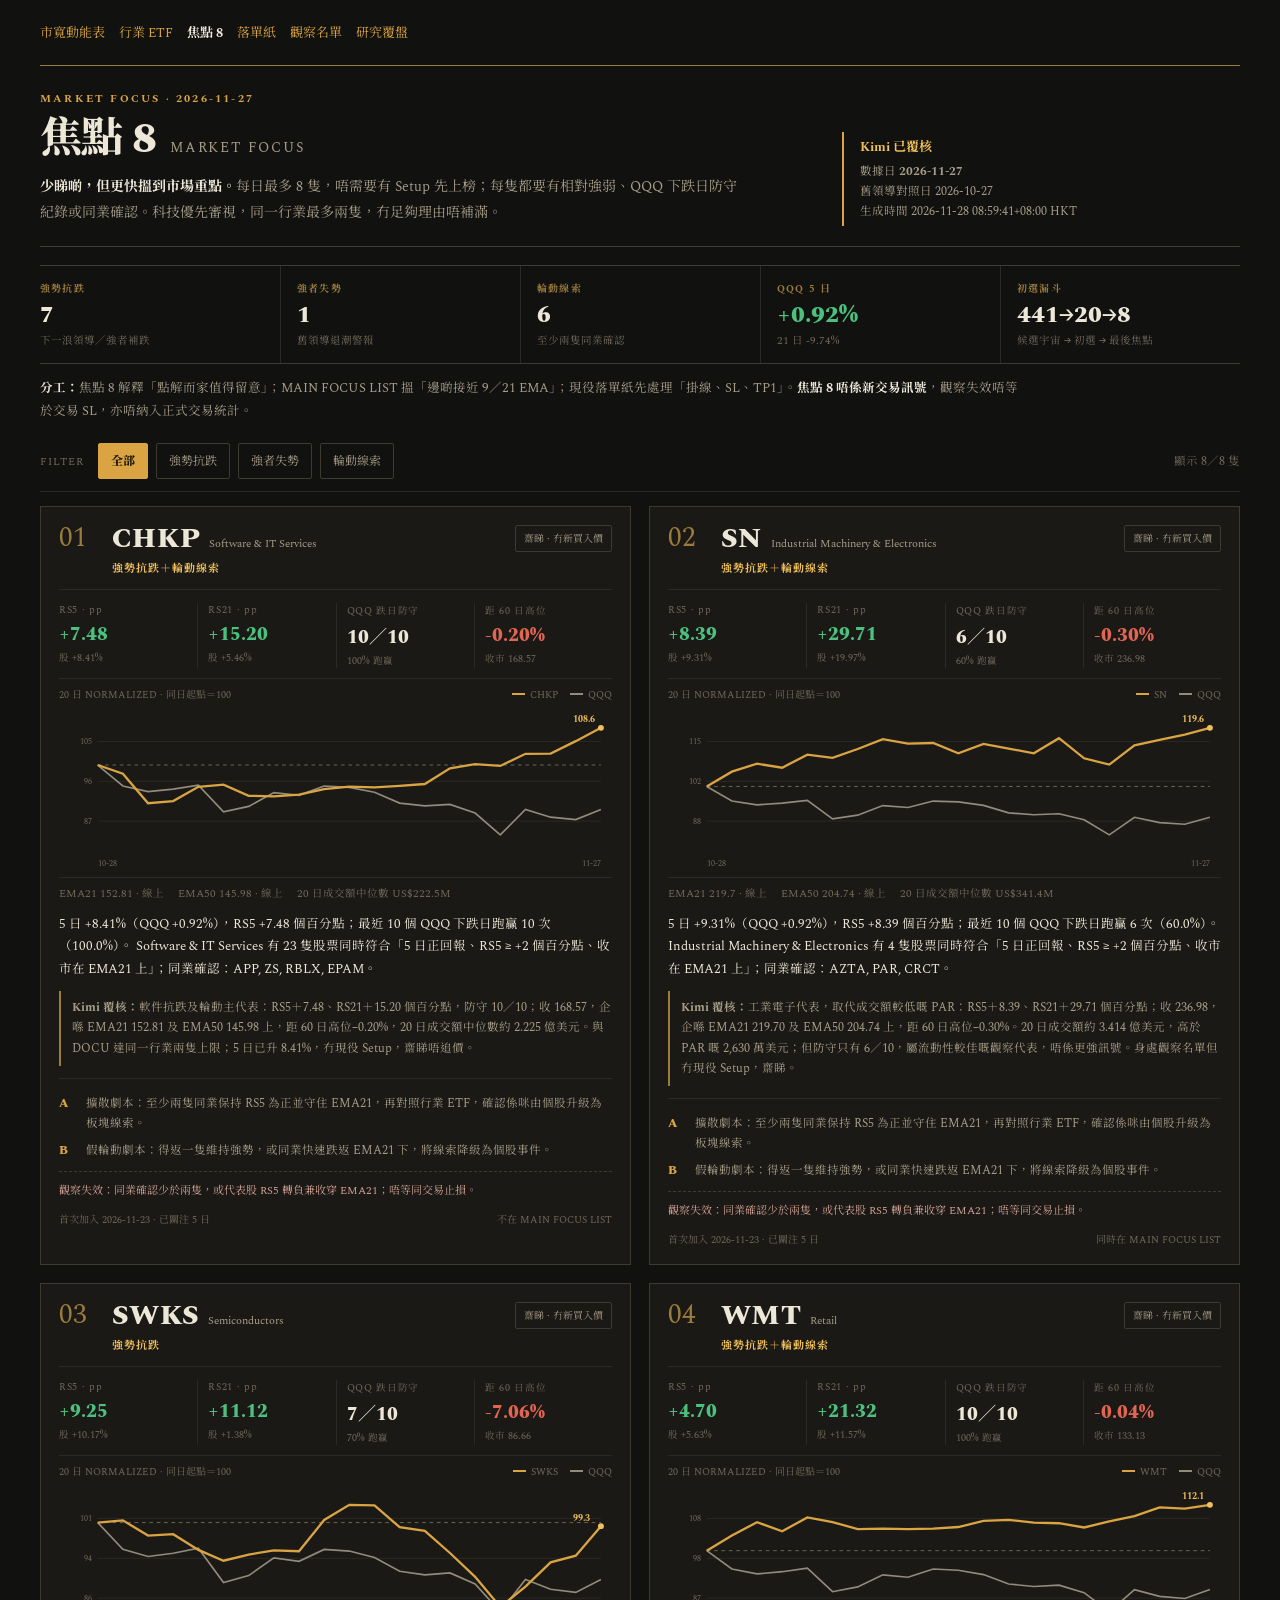
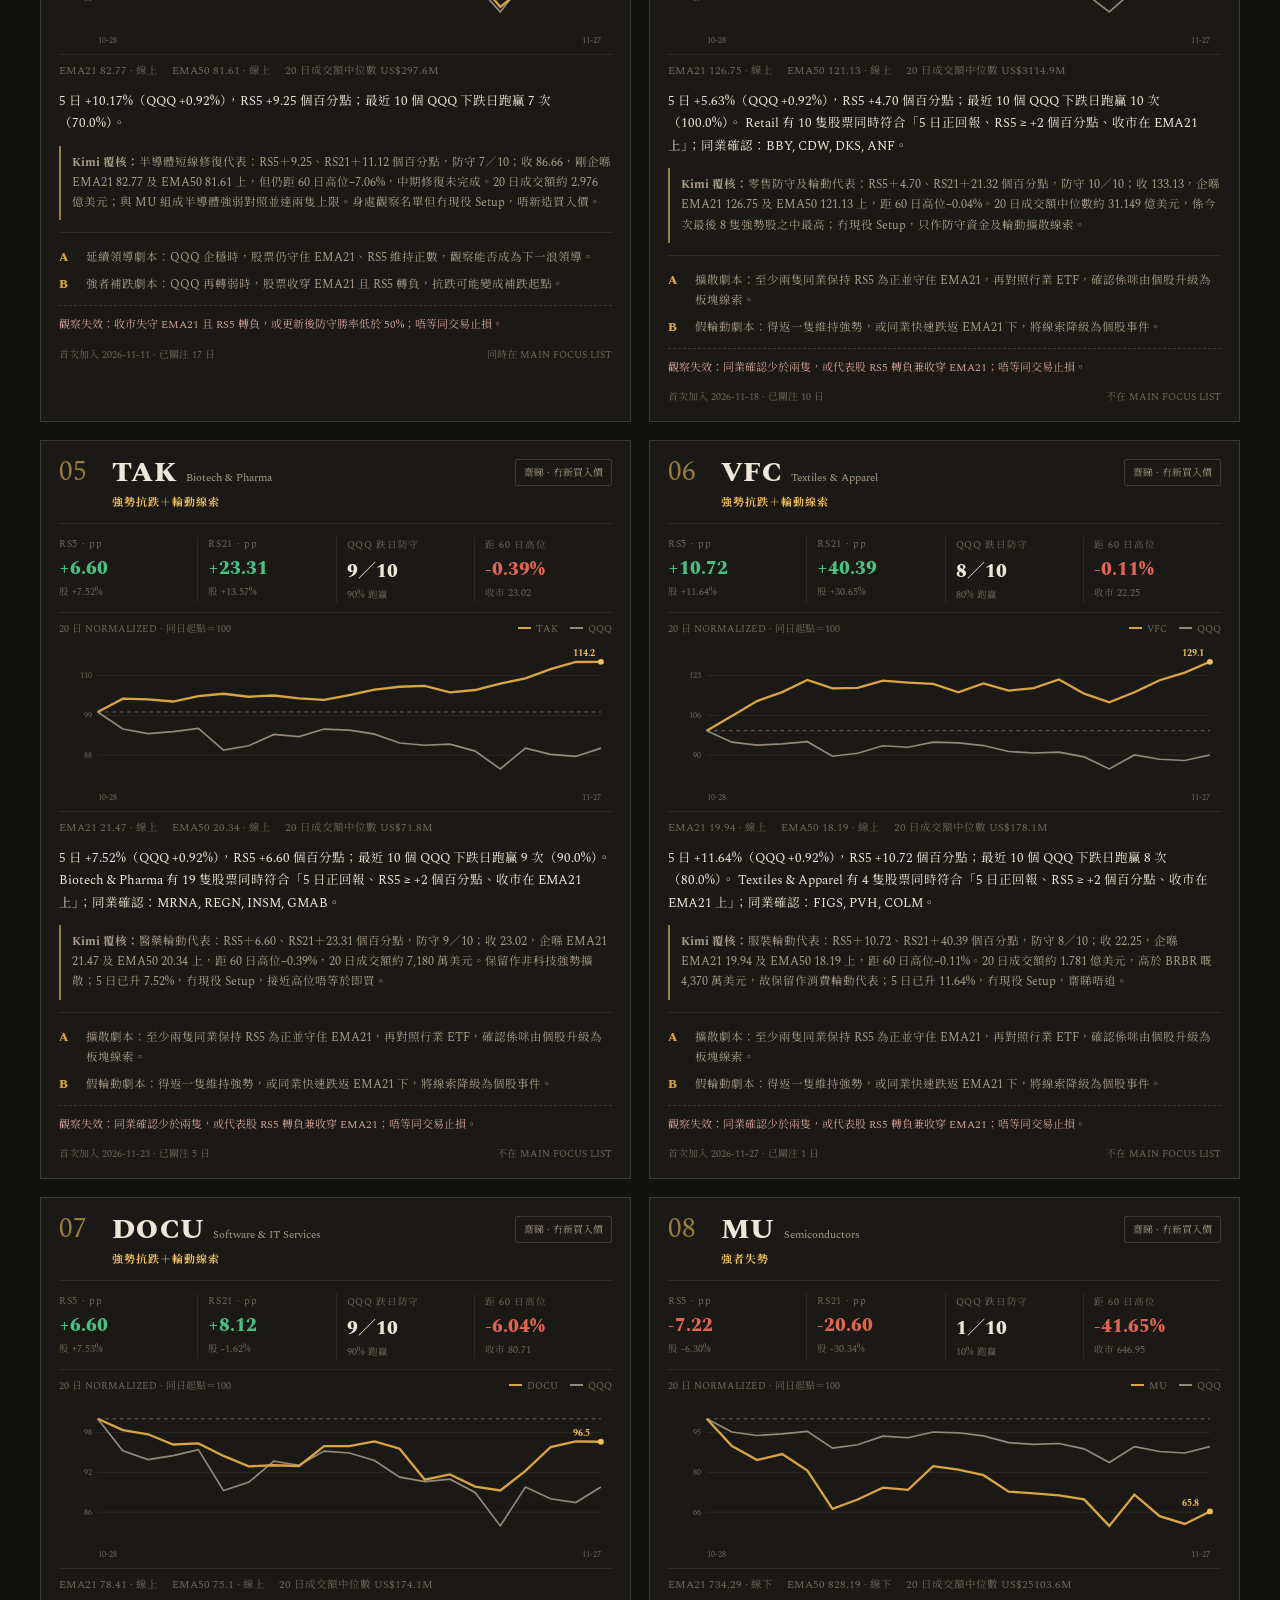
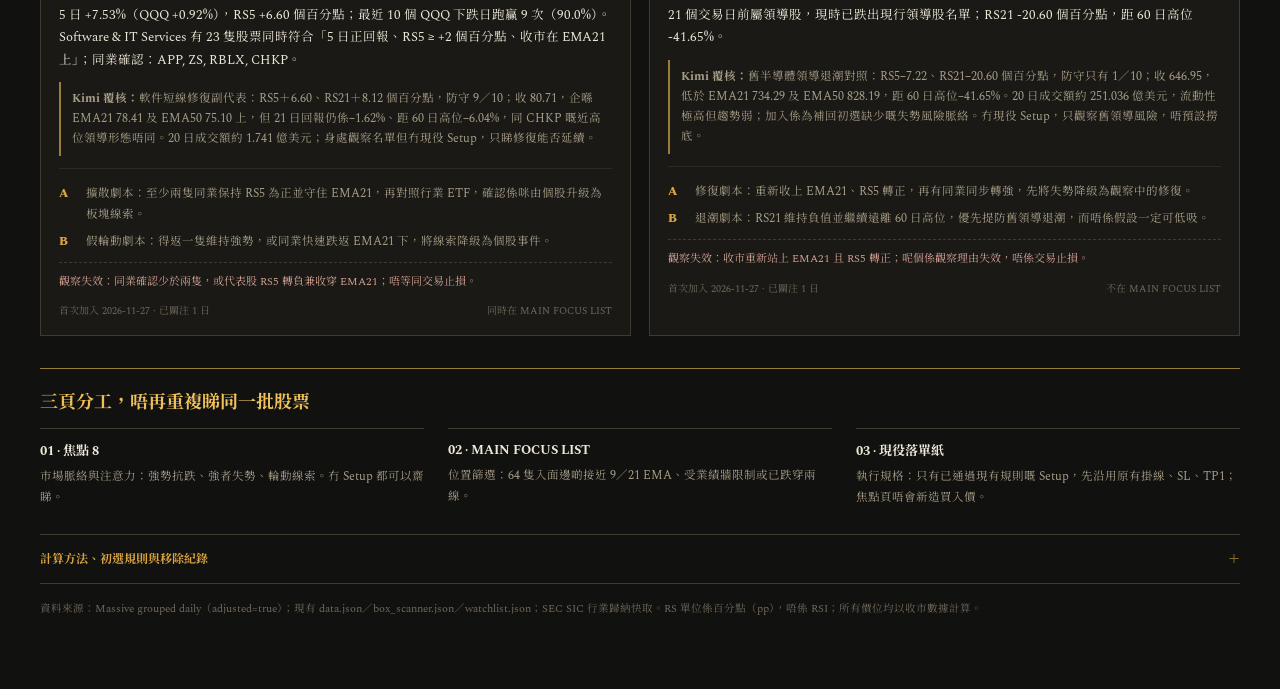
<file: focus.html>
<!DOCTYPE html>
<html lang="zh-Hant">
<head>
<meta charset="UTF-8">
<meta name="viewport" content="width=device-width, initial-scale=1.0">
<title>焦點 8｜Market Focus</title>
<link rel="icon" href="data:,">
<link rel="preconnect" href="https://fonts.googleapis.com">
<link rel="preconnect" href="https://fonts.gstatic.com" crossorigin>
<link href="https://fonts.googleapis.com/css2?family=Spectral:wght@400;600;700;800&family=Noto+Serif+TC:wght@400;600;700;900&display=swap" rel="stylesheet">
<link rel="stylesheet" href="theme.css">
<style>
body{max-width:1240px;padding-top:22px}
.nav{display:flex;flex-wrap:wrap;gap:7px 0;margin-bottom:22px}
.focus-hero{border-top:1px solid var(--golddim);border-bottom:1px solid var(--line2);padding:24px 0 20px;margin-bottom:16px}
.eyebrow{font-size:11px;letter-spacing:2.2px;color:var(--gold);font-weight:700;text-transform:uppercase;margin-bottom:10px}
.focus-title{display:flex;align-items:baseline;gap:14px;flex-wrap:wrap}
.focus-title h1{font-size:42px;line-height:1.08;letter-spacing:-1px;margin:0}
.focus-title .en{font-size:14px;letter-spacing:1.8px;color:var(--tx2)}
.hero-grid{display:grid;grid-template-columns:minmax(0,1.45fr) minmax(280px,.75fr);gap:32px;align-items:end}
.hero-copy{font-size:14px;line-height:1.85;color:var(--tx2);max-width:700px;margin-top:12px}
.hero-copy b{color:var(--tx)}
.review-box{border-left:2px solid var(--gold);padding:4px 0 4px 16px}
.review-status{font-size:13px;color:var(--gold2);font-weight:700;margin-bottom:5px}
.review-meta{font-size:11.5px;line-height:1.75;color:var(--tx2)}
.focus-tape{display:grid;grid-template-columns:repeat(5,minmax(0,1fr));border-top:1px solid var(--line2);border-bottom:1px solid var(--line2);margin:18px 0 14px}
.tape-cell{padding:14px 16px;border-left:1px solid var(--line);min-width:0}
.tape-cell:first-child{border-left:0;padding-left:0}
.tape-label{font-size:10px;color:var(--golddim);letter-spacing:1.2px;font-weight:700;margin-bottom:5px}
.tape-value{font-size:23px;font-weight:800;line-height:1.2;font-variant-numeric:tabular-nums}
.tape-sub{font-size:10.5px;color:var(--tx3);margin-top:4px;line-height:1.5}
.boundary{font-size:12.5px;line-height:1.8;color:var(--tx2);margin:14px 0 18px;max-width:980px}
.boundary b{color:var(--tx)}
.filterbar{display:flex;align-items:center;gap:8px;flex-wrap:wrap;margin:20px 0 14px;border-bottom:1px solid var(--line);padding-bottom:12px}
.filter-label{font-size:11px;color:var(--tx3);letter-spacing:1px;margin-right:6px}
.filter-btn{appearance:none;border:1px solid var(--line2);background:transparent;color:var(--tx2);padding:7px 12px;font:inherit;font-size:12px;cursor:pointer;border-radius:2px;min-height:36px}
.filter-btn:hover{color:var(--gold2);border-color:var(--golddim)}
.filter-btn[aria-pressed="true"]{background:var(--gold);border-color:var(--gold);color:#17130a;font-weight:800}
.filter-count{margin-left:auto;color:var(--tx3);font-size:11.5px}
.focus-grid{display:grid;grid-template-columns:repeat(2,minmax(0,1fr));gap:18px}
.focus-card{border:1px solid var(--line2);background:var(--card);padding:18px 18px 16px;min-width:0;position:relative}
.focus-card[hidden]{display:none}
.card-head{display:grid;grid-template-columns:42px minmax(0,1fr) auto;gap:11px;align-items:start;border-bottom:1px solid var(--line);padding-bottom:12px}
.rank{font-size:27px;line-height:1;color:var(--golddim);font-weight:400;font-variant-numeric:tabular-nums}
.ticker-line{display:flex;align-items:baseline;gap:9px;flex-wrap:wrap}
.ticker{font-size:28px;line-height:1;font-weight:800;letter-spacing:.3px}
.ticker a{color:var(--tx);text-decoration:none}
.ticker a:hover{color:var(--gold2)}
.industry{font-size:10.5px;color:var(--tx2);line-height:1.4}
.primary-cat{font-size:11px;letter-spacing:1px;color:var(--gold2);font-weight:700;margin-top:6px}
.setup-badge{display:inline-flex;align-items:center;justify-content:center;min-height:27px;padding:4px 8px;border:1px solid var(--line2);font-size:10px;white-space:nowrap;color:var(--tx2);border-radius:2px}
.setup-badge.hot{color:var(--liteG-tx);border-color:#315d43;background:var(--liteG-bg);font-weight:700}
.metric-grid{display:grid;grid-template-columns:repeat(4,minmax(0,1fr));margin:13px 0 8px}
.metric{padding:0 10px;border-left:1px solid var(--line);min-width:0}
.metric:first-child{border-left:0;padding-left:0}
.metric-label{font-size:9.5px;color:var(--tx3);letter-spacing:.7px;margin-bottom:4px}
.metric-value{font-size:18px;font-weight:800;font-variant-numeric:tabular-nums;white-space:nowrap}
.metric-sub{font-size:9.5px;color:var(--tx3);margin-top:2px}
.pos{color:var(--up)}.neg{color:var(--dn)}
.chart-wrap{margin:10px 0 8px;border-top:1px solid var(--line);border-bottom:1px solid var(--line);padding:8px 0 4px}
.chart-title{display:flex;justify-content:space-between;gap:10px;font-size:10px;color:var(--tx3);line-height:1.6}
.chart-key{display:flex;gap:12px;white-space:nowrap}
.key::before{content:"";display:inline-block;width:13px;height:2px;background:var(--gold);margin:0 5px 3px 0}
.key.qqq::before{background:#928a7b}
.focus-chart{display:block;width:100%;height:auto;max-height:190px}
.price-context{display:flex;gap:8px 14px;flex-wrap:wrap;color:var(--tx3);font-size:10.5px;line-height:1.6;margin:8px 0 11px;font-variant-numeric:tabular-nums}
.reason{font-size:12.5px;line-height:1.8;color:var(--tx);margin:10px 0}
.review-note{border-left:2px solid var(--golddim);padding:7px 0 7px 11px;color:var(--tx2);font-size:11.5px;line-height:1.75;margin:10px 0 12px}
.scenarios{border-top:1px solid var(--line);padding-top:8px}
.scenario{display:grid;grid-template-columns:20px minmax(0,1fr);gap:7px;font-size:11.5px;line-height:1.75;color:var(--tx2);margin:7px 0}
.scenario-tag{color:var(--gold);font-weight:800}
.invalid{border-top:1px dashed var(--line2);margin-top:10px;padding-top:9px;color:#d2a093;font-size:11px;line-height:1.75}
.card-foot{display:flex;justify-content:space-between;gap:12px;flex-wrap:wrap;margin-top:12px;color:var(--tx3);font-size:10px;line-height:1.6}
.division{margin-top:32px;border-top:1px solid var(--golddim);padding-top:18px}
.division h2{margin:0 0 12px;color:var(--gold2);font-size:18px}
.division-grid{display:grid;grid-template-columns:repeat(3,minmax(0,1fr));gap:24px}
.division-item{border-top:1px solid var(--line2);padding-top:11px}
.division-item h3{font-size:13px;color:var(--tx);margin:0 0 6px}
.division-item p{font-size:11.5px;color:var(--tx2);line-height:1.8}
.method{margin-top:26px;border-top:1px solid var(--line2);border-bottom:1px solid var(--line2)}
.method summary{cursor:pointer;list-style:none;padding:14px 0;color:var(--gold);font-size:12px;font-weight:700;min-height:44px;display:flex;align-items:center}
.method summary::-webkit-details-marker{display:none}
.method summary::after{content:"＋";margin-left:auto}
.method[open] summary::after{content:"−"}
.method-body{padding:0 0 16px;display:grid;grid-template-columns:repeat(2,minmax(0,1fr));gap:10px 28px}
.method-row{font-size:11px;line-height:1.75;color:var(--tx2)}
.method-row b{display:block;color:var(--tx);font-size:11.5px;margin-bottom:2px}
.source-line{font-size:10.5px;color:var(--tx3);line-height:1.75;margin-top:16px}
.empty{border:1px solid var(--line2);padding:24px;color:var(--tx2);font-size:13px;line-height:1.8}
@media(max-width:900px){
 .hero-grid{grid-template-columns:1fr;gap:18px}.focus-tape{grid-template-columns:repeat(3,minmax(0,1fr))}
 .tape-cell:nth-child(4){border-left:0;padding-left:0}.tape-cell:nth-child(n+4){border-top:1px solid var(--line)}
 .focus-grid{grid-template-columns:1fr}.division-grid{grid-template-columns:1fr;gap:14px}
}
@media(max-width:640px){
 body{padding:16px 12px 48px}.nav{font-size:12px;margin-bottom:16px}.nav a,.nav .here{margin-right:11px}
 .focus-hero{padding-top:18px}.focus-title h1{font-size:34px}.focus-title .en{font-size:11px;letter-spacing:1.2px}
 .hero-copy{font-size:12.5px}.focus-tape{grid-template-columns:repeat(2,minmax(0,1fr))}
 .tape-cell{padding:11px 10px}.tape-cell:nth-child(odd){border-left:0;padding-left:0}.tape-cell:nth-child(n+3){border-top:1px solid var(--line)}
 .tape-cell:nth-child(4){padding-left:10px}.tape-value{font-size:20px}.filter-count{width:100%;margin-left:0}
 .focus-card{padding:14px 12px}.card-head{grid-template-columns:34px minmax(0,1fr);gap:8px}
 .setup-badge{grid-column:2;justify-self:start}.ticker{font-size:25px}.rank{font-size:23px}
 .metric-grid{grid-template-columns:repeat(2,minmax(0,1fr));gap:11px 0}.metric:nth-child(3){border-left:0;padding-left:0}
 .chart-title{display:block}.chart-key{margin-top:3px}.method-body{grid-template-columns:1fr}
}
</style>
</head>
<body>
<div class="nav"><a href="index.html">市寬動能表</a><a href="sectors.html">行業 ETF</a><span class="here">焦點 8</span><a href="p2.html">落單紙</a><a href="p2w.html">觀察名單</a><a href="research.html">研究覆盤</a></div>
<main>
<section class="focus-hero">
 <div class="hero-grid">
  <div>
   <div class="eyebrow" id="eyebrow">MARKET FOCUS · DAILY EVIDENCE</div>
   <div class="focus-title"><h1>焦點 <span id="titleN">8</span></h1><span class="en">MARKET FOCUS</span></div>
   <div class="hero-copy"><b>少睇啲，但更快搵到市場重點。</b>每日最多 8 隻，唔需要有 Setup 先上榜；每隻都要有相對強弱、QQQ 下跌日防守紀錄或同業確認。科技優先審視，同一行業最多兩隻，冇足夠理由唔補滿。</div>
  </div>
  <div class="review-box"><div class="review-status" id="reviewStatus">讀取中…</div><div class="review-meta" id="reviewMeta"></div></div>
 </div>
</section>
<section class="focus-tape" aria-label="焦點摘要">
 <div class="tape-cell"><div class="tape-label">強勢抗跌</div><div class="tape-value" id="nResilient">—</div><div class="tape-sub">下一浪領導／強者補跌</div></div>
 <div class="tape-cell"><div class="tape-label">強者失勢</div><div class="tape-value" id="nFading">—</div><div class="tape-sub">舊領導退潮警報</div></div>
 <div class="tape-cell"><div class="tape-label">輪動線索</div><div class="tape-value" id="nRotation">—</div><div class="tape-sub">至少兩隻同業確認</div></div>
 <div class="tape-cell"><div class="tape-label">QQQ 5 日</div><div class="tape-value" id="qqq5">—</div><div class="tape-sub" id="qqq21">21 日 —</div></div>
 <div class="tape-cell"><div class="tape-label">初選漏斗</div><div class="tape-value" id="funnel">—</div><div class="tape-sub">候選宇宙 → 初選 → 最後焦點</div></div>
</section>
<p class="boundary"><b>分工：</b>焦點 8 解釋「點解而家值得留意」；MAIN FOCUS LIST 搵「邊啲接近 9／21 EMA」；現役落單紙先處理「掛線、SL、TP1」。<b>焦點 8 唔係新交易訊號</b>，觀察失效唔等於交易 SL，亦唔納入正式交易統計。</p>
<div class="filterbar" role="group" aria-label="篩選焦點類別">
 <span class="filter-label">FILTER</span>
 <button class="filter-btn" type="button" data-filter="all" aria-pressed="true">全部</button>
 <button class="filter-btn" type="button" data-filter="resilient" aria-pressed="false">強勢抗跌</button>
 <button class="filter-btn" type="button" data-filter="fading" aria-pressed="false">強者失勢</button>
 <button class="filter-btn" type="button" data-filter="rotation" aria-pressed="false">輪動線索</button>
 <span class="filter-count" id="filterCount"></span>
</div>
<section class="focus-grid" id="focusGrid" aria-live="polite"><div class="empty">載入焦點證據中…</div></section>
<section class="division">
 <h2>三頁分工，唔再重複睇同一批股票</h2>
 <div class="division-grid">
  <div class="division-item"><h3>01 · 焦點 8</h3><p>市場脈絡與注意力：強勢抗跌、強者失勢、輪動線索。冇 Setup 都可以齋睇。</p></div>
  <div class="division-item"><h3>02 · MAIN FOCUS LIST</h3><p>位置篩選：64 隻入面邊啲接近 9／21 EMA、受業績牆限制或已跌穿兩線。</p></div>
  <div class="division-item"><h3>03 · 現役落單紙</h3><p>執行規格：只有已通過現有規則嘅 Setup，先沿用原有掛線、SL、TP1；焦點頁唔會新造買入價。</p></div>
 </div>
</section>
<details class="method"><summary>計算方法、初選規則與移除紀錄</summary><div class="method-body" id="methodBody"></div></details>
<div class="source-line" id="sourceLine"></div>
</main>
<script>
const fmt=(v,d=2,suffix='')=>v===null||v===undefined?'—':`${v>0?'+':''}${Number(v).toFixed(d)}${suffix}`;
const esc=s=>String(s??'').replace(/[&<>"']/g,c=>({'&':'&amp;','<':'&lt;','>':'&gt;','"':'&quot;',"'":'&#39;'}[c]));
const catLabel={resilient:'強勢抗跌',fading:'強者失勢',rotation:'輪動線索'};
function chartSvg(item){
 const pts=item.chart20||[];if(pts.length<2)return '<div class="empty">圖表數據不足</div>';
 const W=600,H=184,L=42,R=12,T=13,B=27,pw=W-L-R,ph=H-T-B;
 const vals=pts.flatMap(p=>[p[1],p[2]]).concat([100]);let lo=Math.min(...vals),hi=Math.max(...vals);
 const pad=Math.max(1,(hi-lo)*.12);lo-=pad;hi+=pad;
 const x=i=>L+i*pw/(pts.length-1),y=v=>T+(hi-v)*ph/(hi-lo);
 const path=k=>pts.map((p,i)=>`${i?'L':'M'}${x(i).toFixed(1)},${y(p[k]).toFixed(1)}`).join(' ');
 const ticks=[lo+(hi-lo)*.2,lo+(hi-lo)*.5,lo+(hi-lo)*.8];
 const grid=ticks.map(v=>`<line x1="${L}" y1="${y(v)}" x2="${W-R}" y2="${y(v)}" stroke="#2c2a24" stroke-width="1"/><text x="${L-6}" y="${y(v)+3}" text-anchor="end" fill="#71695a" font-size="9">${v.toFixed(0)}</text>`).join('');
 const base=`<line x1="${L}" y1="${y(100)}" x2="${W-R}" y2="${y(100)}" stroke="#71695a" stroke-width="1" stroke-dasharray="4 4"/>`;
 const dates=`<text x="${L}" y="${H-7}" fill="#71695a" font-size="9">${pts[0][0].slice(5)}</text><text x="${W-R}" y="${H-7}" text-anchor="end" fill="#71695a" font-size="9">${pts.at(-1)[0].slice(5)}</text>`;
 const last=pts.at(-1);
 return `<svg class="focus-chart" viewBox="0 0 ${W} ${H}" role="img" aria-label="${esc(item.t)} 與 QQQ 最近 20 日 normalized 走勢">${grid}${base}<path d="${path(2)}" fill="none" stroke="#928a7b" stroke-width="1.8"/><path d="${path(1)}" fill="none" stroke="#d9a441" stroke-width="2.5"/><circle cx="${x(pts.length-1)}" cy="${y(last[1])}" r="3.2" fill="#f0c05a"/><text x="${Math.min(W-42,x(pts.length-1)+5)}" y="${Math.max(11,y(last[1])-6)}" fill="#f0c05a" font-size="10" font-weight="700">${last[1].toFixed(1)}</text>${dates}</svg>`;
}
function card(item){
 const signedCls=v=>v>0?'pos':v<0?'neg':'';
 const setup=item.setup?'<a class="setup-badge hot" href="p2.html">已有 9／21 Setup →</a>':'<span class="setup-badge">齋睇 · 冇新買入價</span>';
 const tags=item.categories.map(c=>catLabel[c]).join('＋');
 return `<article class="focus-card" data-cats="${item.categories.join(' ')}" data-ticker="${esc(item.t)}">
  <div class="card-head"><div class="rank">${String(item.rank).padStart(2,'0')}</div><div><div class="ticker-line"><div class="ticker"><a href="https://www.tradingview.com/chart/?symbol=${encodeURIComponent(item.t)}" target="_blank" rel="noopener">${esc(item.t)}</a></div><div class="industry">${esc(item.industry)}</div></div><div class="primary-cat">${esc(tags)}</div></div>${setup}</div>
  <div class="metric-grid">
   <div class="metric"><div class="metric-label">RS5 · pp</div><div class="metric-value ${signedCls(item.rs5)}">${fmt(item.rs5)}</div><div class="metric-sub">股 ${fmt(item.ret5)}%</div></div>
   <div class="metric"><div class="metric-label">RS21 · pp</div><div class="metric-value ${signedCls(item.rs21)}">${fmt(item.rs21)}</div><div class="metric-sub">股 ${fmt(item.ret21)}%</div></div>
   <div class="metric"><div class="metric-label">QQQ 跌日防守</div><div class="metric-value">${item.defense.wins}／${item.defense.n}</div><div class="metric-sub">${item.defense.rate===null?'樣本不足':item.defense.rate.toFixed(0)+'% 跑贏'}</div></div>
   <div class="metric"><div class="metric-label">距 60 日高位</div><div class="metric-value ${signedCls(item.dist60h)}">${fmt(item.dist60h,2,'%')}</div><div class="metric-sub">收市 ${item.close.toFixed(2)}</div></div>
  </div>
  <div class="chart-wrap"><div class="chart-title"><span>20 日 NORMALIZED · 同日起點＝100</span><span class="chart-key"><span class="key">${esc(item.t)}</span><span class="key qqq">QQQ</span></span></div>${chartSvg(item)}</div>
  <div class="price-context"><span>EMA21 ${item.ema21??'—'} · ${item.above_ema21?'線上':'線下'}</span><span>EMA50 ${item.ema50??'—'} · ${item.above_ema50?'線上':'線下'}</span><span>20 日成交額中位數 US$${item.dollar_vol20_m??'—'}M</span></div>
  <p class="reason">${esc(item.reason)}</p>
  ${item.review_note?`<div class="review-note"><b>Kimi 覆核：</b>${esc(item.review_note)}</div>`:''}
  <div class="scenarios"><div class="scenario"><span class="scenario-tag">A</span><span>${esc(item.scenario_a)}</span></div><div class="scenario"><span class="scenario-tag">B</span><span>${esc(item.scenario_b)}</span></div></div>
  <div class="invalid">${esc(item.invalid)}</div>
  <div class="card-foot"><span>首次加入 ${item.first_seen} · 已關注 ${item.days_following} 日</span><span>${item.watchlist?'同時在 MAIN FOCUS LIST':'不在 MAIN FOCUS LIST'}</span></div>
 </article>`;
}
async function init(){
 try{
  const res=await fetch('focus.json?v='+Date.now());if(!res.ok)throw new Error('HTTP '+res.status);const d=await res.json();
  document.getElementById('titleN').textContent=d.n;document.getElementById('eyebrow').textContent=`MARKET FOCUS · ${d.asof}`;
  document.getElementById('reviewStatus').textContent=d.review_status;
  document.getElementById('reviewMeta').innerHTML=`數據日 <b>${d.asof}</b><br>舊領導對照日 ${d.previous_leader_date}<br>生成時間 ${esc(d.generated_at.replace('T',' '))} HKT`;
  document.getElementById('nResilient').textContent=d.category_counts.resilient;document.getElementById('nFading').textContent=d.category_counts.fading;document.getElementById('nRotation').textContent=d.category_counts.rotation;
  const q5=document.getElementById('qqq5');q5.textContent=fmt(d.qqq.ret5,2,'%');q5.className='tape-value '+(d.qqq.ret5>=0?'pos':'neg');document.getElementById('qqq21').textContent='21 日 '+fmt(d.qqq.ret21,2,'%');
  document.getElementById('funnel').textContent=`${d.universe_n}→${d.shortlist_n}→${d.n}`;
  const grid=document.getElementById('focusGrid');grid.innerHTML=d.items.length?d.items.map(card).join(''):'<div class="empty">今日冇足夠理由組成焦點名單，唔會為咗補滿而硬塞股票。</div>';
  const buttons=[...document.querySelectorAll('.filter-btn')];
  function applyFilter(f){let n=0;document.querySelectorAll('.focus-card').forEach(c=>{const show=f==='all'||c.dataset.cats.split(' ').includes(f);c.hidden=!show;if(show)n++});buttons.forEach(b=>b.setAttribute('aria-pressed',String(b.dataset.filter===f)));document.getElementById('filterCount').textContent=`顯示 ${n}／${d.n} 隻`}
  buttons.forEach(b=>b.addEventListener('click',()=>applyFilter(b.dataset.filter)));applyFilter('all');
  const methodNames={universe:'候選宇宙',resilient:'強勢抗跌',fading:'強者失勢',rotation:'輪動線索',rs:'RS 定義',defense:'防守紀錄',chart:'對比圖',selection:'初選與覆核',boundary:'用途邊界'};
  let methodHtml=Object.entries(d.method).map(([k,v])=>`<div class="method-row"><b>${methodNames[k]||k}</b>${esc(v)}</div>`).join('');
  if(d.removals?.length)methodHtml+=`<div class="method-row"><b>最近移除</b>${d.removals.map(r=>`${r.date} ${esc(r.t)}：${esc(r.reason)}`).join('<br>')}</div>`;
  document.getElementById('methodBody').innerHTML=methodHtml;
  document.getElementById('sourceLine').textContent='資料來源：'+d.sources.join('；')+'。RS 單位係百分點（pp），唔係 RSI；所有價位均以收市數據計算。';
 }catch(e){document.getElementById('focusGrid').innerHTML=`<div class="empty">焦點資料載入失敗：${esc(e.message)}。請稍後重新整理；落單紙及其他頁面不受影響。</div>`;document.getElementById('reviewStatus').textContent='載入失敗';}
}
init();
</script>
</body>
</html>
</file>
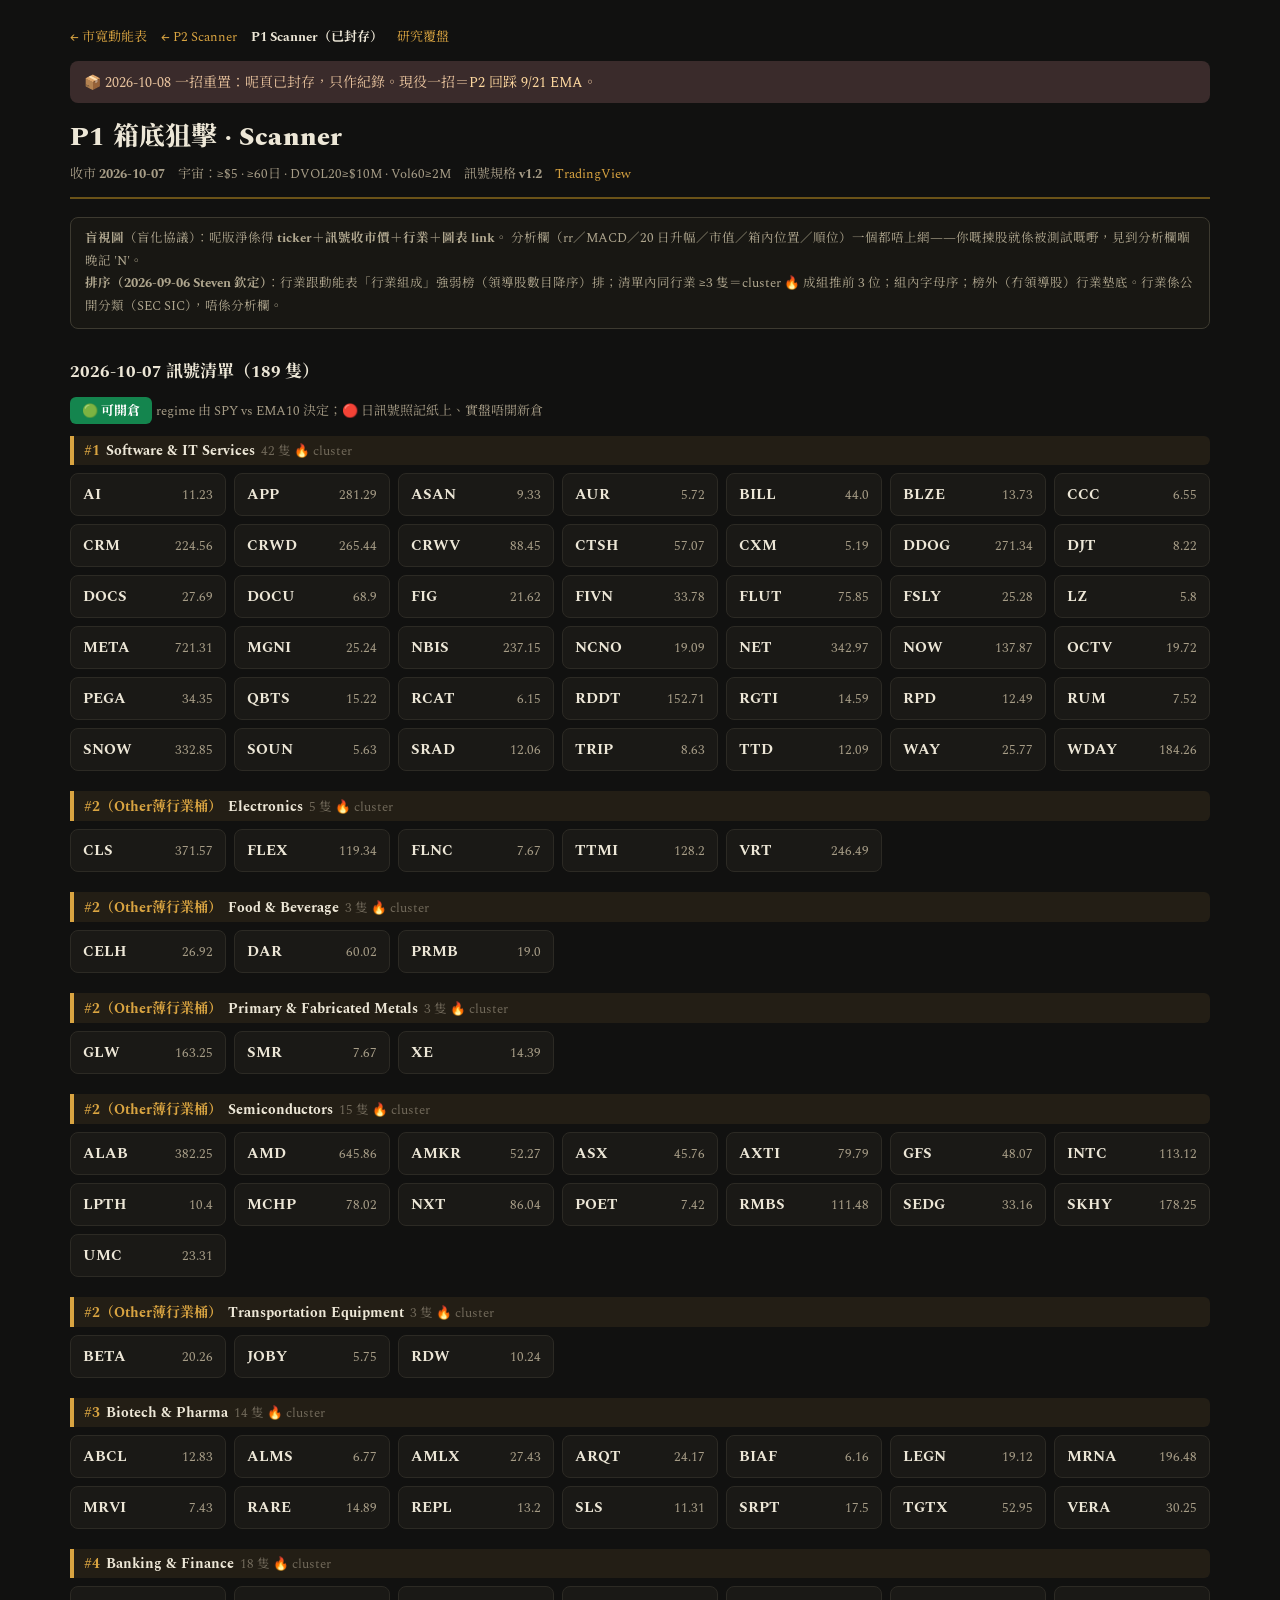
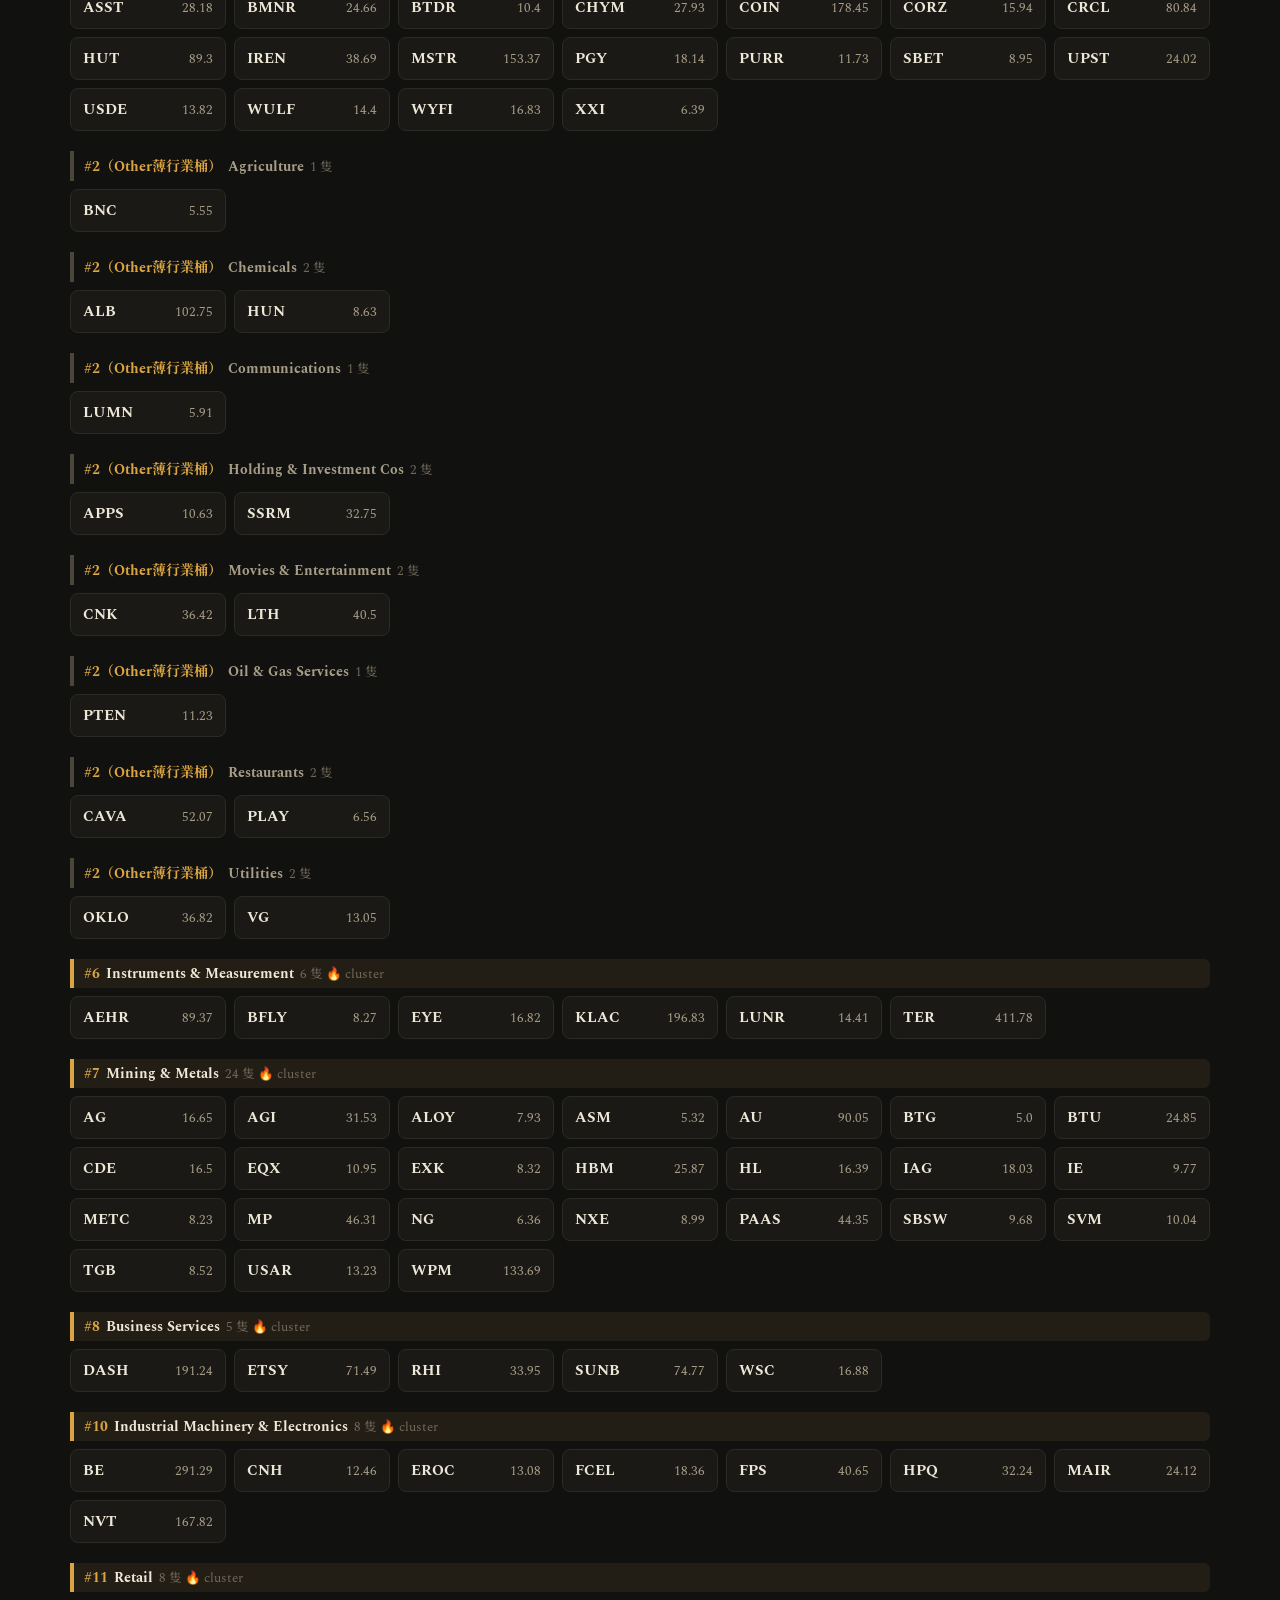
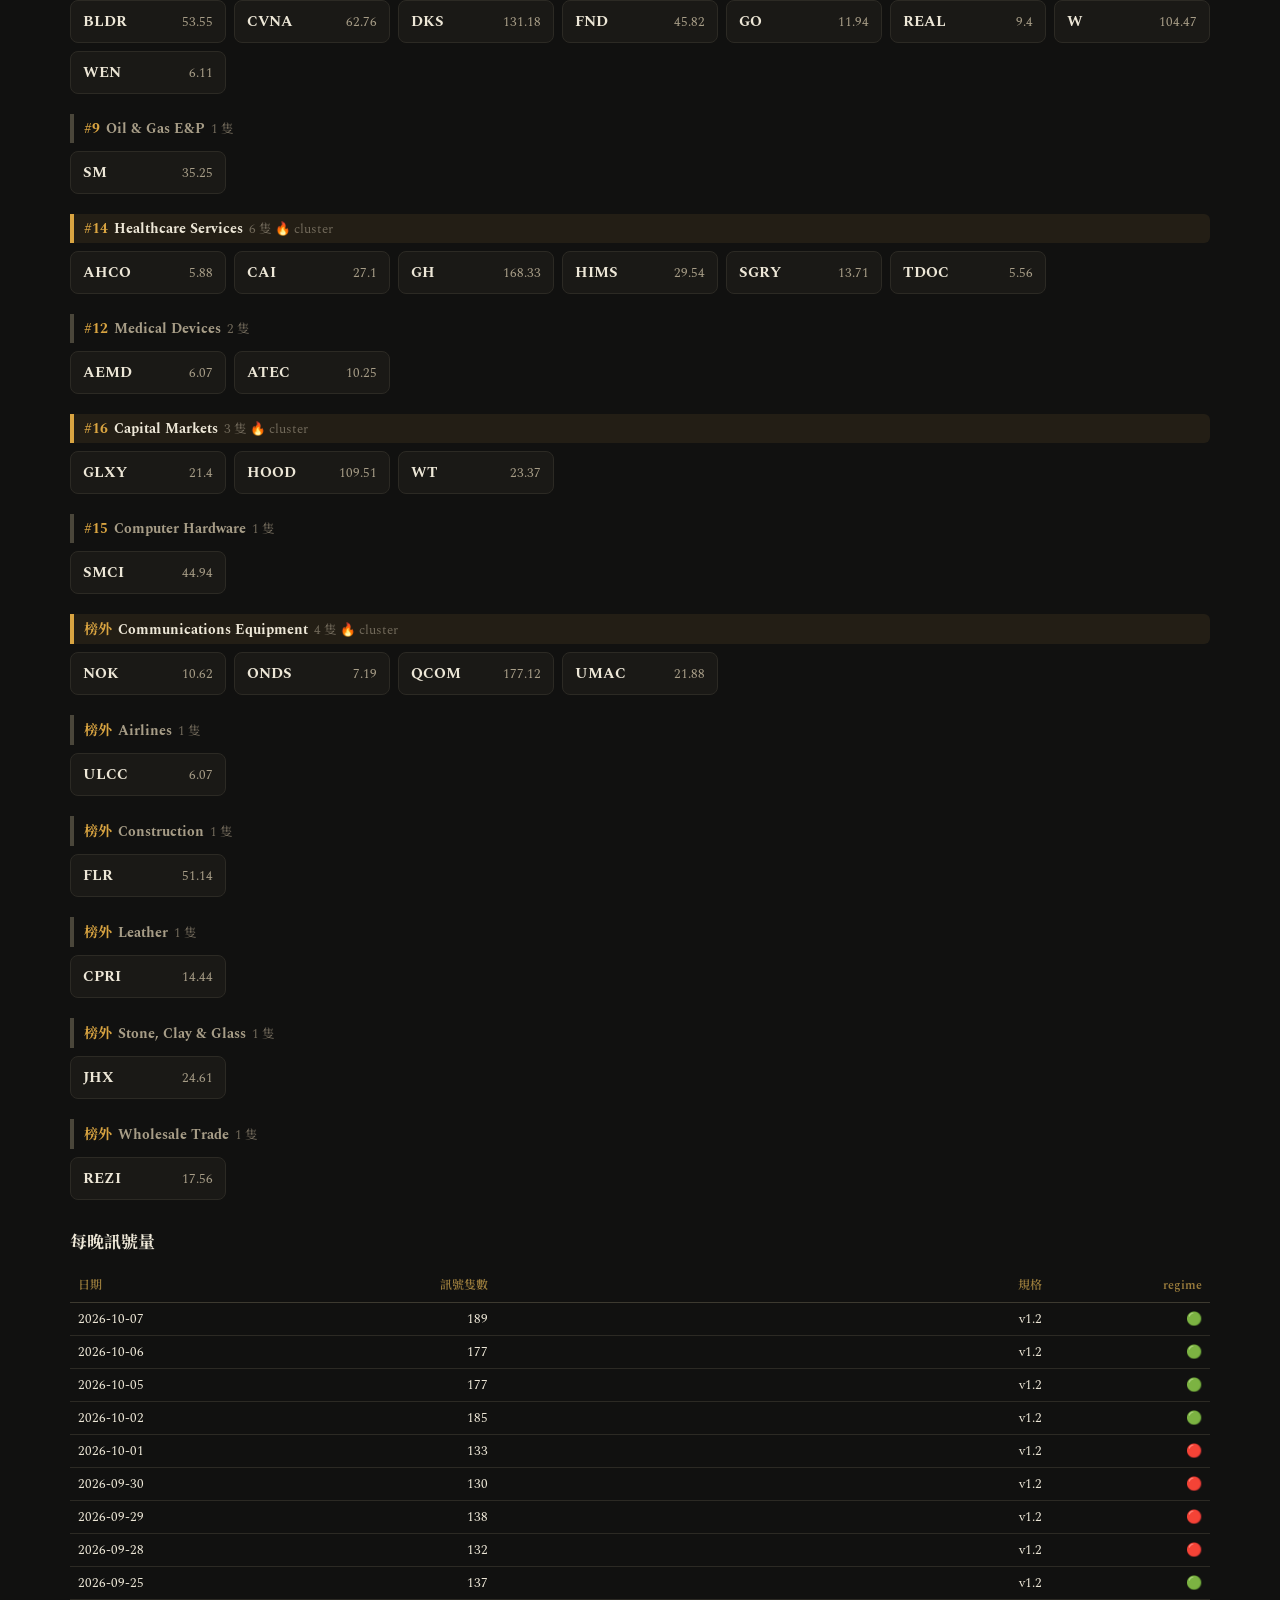
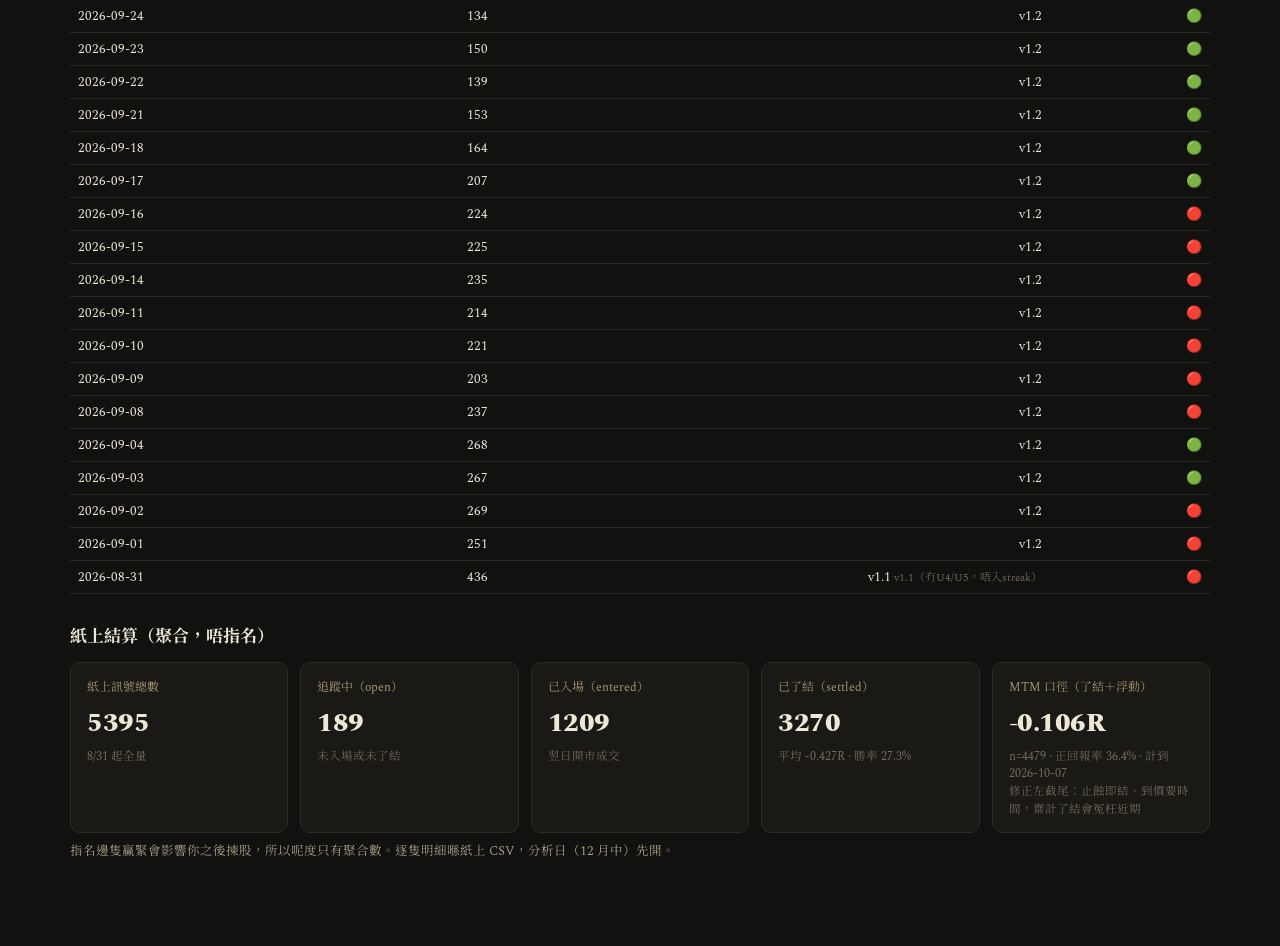
<file: p1.html>
<!DOCTYPE html>
<html lang="zh-Hant">
<head>
<meta charset="UTF-8">
<meta name="viewport" content="width=device-width, initial-scale=1.0">
<title>P1 Scanner — 箱底狙擊</title>
<link rel="preconnect" href="https://fonts.googleapis.com">
<link rel="preconnect" href="https://fonts.gstatic.com" crossorigin>
<link href="https://fonts.googleapis.com/css2?family=Spectral:wght@400;600;700;800&family=Noto+Serif+TC:wght@400;600;700;900&display=swap" rel="stylesheet">
<link rel="stylesheet" href="theme.css">
</head>
<body>

<div class="nav"><a href="index.html">← 市寬動能表</a><a href="p2.html">← P2 Scanner</a><span class="here">P1 Scanner（已封存）</span><a href="research.html">研究覆盤</a></div><div style="background:#3a2b2b;color:#e8c39e;padding:10px 14px;border-radius:8px;margin:12px 0;font-size:14px">📦 2026-10-08 一招重置：呢頁已封存，只作紀錄。現役一招＝<a href="p2.html" style="color:#ffd9a0">P2 回踩 9/21 EMA</a>。</div>

<h1>P1 箱底狙擊 · Scanner</h1>
<div class="sub" id="subline"></div>

<div class="blindbar">
  <b>盲視圖</b>（盲化協議）：呢版淨係得 <b>ticker＋訊號收市價＋行業＋圖表 link</b>。
  分析欄（rr／MACD／20 日升幅／市值／箱內位置／順位）一個都唔上網——你嘅揀股就係被測試嘅嘢，見到分析欄嗰晚記 'N'。<br>
  <b>排序（2026-09-06 Steven 欽定）</b>：行業跟動能表「行業組成」強弱榜（領導股數目降序）排；清單內同行業 ≥3 隻＝cluster 🔥 成組推前 3 位；組內字母序；榜外（冇領導股）行業墊底。行業係公開分類（SEC SIC），唔係分析欄。
</div>

<h2 id="latest-title"></h2>
<div id="regime-line" style="margin-bottom:12px;"></div>
<div id="blind"></div>

<h2>每晚訊號量</h2>
<div style="overflow-x:auto;">
<table id="daytbl">
  <thead><tr><th>日期</th><th>訊號隻數</th><th>規格</th><th>regime</th></tr></thead>
  <tbody></tbody>
</table>
</div>

<h2>紙上結算（聚合，唔指名）</h2>
<div class="cards" id="cards"></div>
<div class="note">指名邊隻贏緊會影響你之後揀股，所以呢度只有聚合數。逐隻明細喺紙上 CSV，分析日（12 月中）先開。</div>

<script>
fetch('scanners.json?v='+Date.now(),{cache:'no-store'}).then(r=>r.json()).then(S=>{
  const P1=S.p1;
  document.getElementById('subline').innerHTML=
    `收市 <b>${P1.asof}</b>　宇宙：≥$5 · ≥60日 · DVOL20≥$10M · Vol60≥2M　訊號規格 <b>v1.2</b>　<a href="https://www.tradingview.com/">TradingView</a>`;
  document.getElementById('latest-title').textContent=`${P1.asof} 訊號清單（${P1.blind_list.length} 隻）`;
  const rb = P1.regime==='🟢'
    ? '<span class="badge b-green">🟢 可開倉</span>'
    : '<span class="badge b-red">🔴 停手</span>';
  document.getElementById('regime-line').innerHTML=`${rb} <span style="font-size:13px;color:var(--tx2);">regime 由 SPY vs EMA10 決定；🔴 日訊號照記紙上、實盤唔開新倉</span>`;
  const g=document.getElementById('blind');
  (P1.groups||[]).forEach(gr=>{
    const rk = gr.rank>=999 ? '榜外' : (gr.named ? ('#'+(gr.rank+1)) : ('#'+(gr.rank+1)+'（Other薄行業桶）'));
    const hot = gr.hot ? ' 🔥 cluster' : '';
    const cells = gr.items.map(x=>
      `<div class="tkcell"><a href="https://www.tradingview.com/chart/?symbol=${x.t}" target="_blank">${x.t}</a><span class="px">${x.c}</span></div>`).join('');
    g.insertAdjacentHTML('beforeend',
      `<div class="grp"><div class="grp-h${gr.hot?' hot':''}"><span class="rk">${rk}</span>${gr.ind}<span class="cnt">${gr.n} 隻${hot}</span></div><div class="grid">${cells}</div></div>`);
  });
  const tb=document.querySelector('#daytbl tbody');
  [...P1.days].reverse().forEach(d=>{
    const sn = d.spec==='v1.1' ? ' <span class="spec-note">v1.1（冇U4/U5，唔入streak）</span>' : '';
    tb.insertAdjacentHTML('beforeend',`<tr><td>${d.date}</td><td>${d.n}</td><td>${d.spec}${sn}</td><td>${d.regime}</td></tr>`);
  });
  const A=P1.agg;
  document.getElementById('cards').innerHTML=`
    <div class="card"><div class="lbl">紙上訊號總數</div><div class="val">${A.total_rows}</div><div class="sub2">8/31 起全量</div></div>
    <div class="card"><div class="lbl">追蹤中（open）</div><div class="val">${A.open}</div><div class="sub2">未入場或未了結</div></div>
    <div class="card"><div class="lbl">已入場（entered）</div><div class="val">${A.entered}</div><div class="sub2">翌日開市成交</div></div>
    <div class="card"><div class="lbl">已了結（settled）</div><div class="val">${A.settled}</div><div class="sub2">${A.settled?('平均 '+A.mean_R+'R · 勝率 '+A.win_rate+'%'):'未有'}</div></div>
    <div class="card"><div class="lbl">MTM 口徑（了結＋浮動）</div><div class="val">${A.mtm_n?(A.mtm_mean_R+'R'):'—'}</div><div class="sub2">${A.mtm_n?('n='+A.mtm_n+' · 正回報率 '+A.mtm_win_rate+'% · 計到 '+A.mtm_asof+'<br>修正左截尾：止蝕即結、到價要時間，齋計了結會冤枉近期'):'未有'}</div></div>`;
}).catch(e=>{
  document.getElementById('subline').textContent='⚠️ scanners.json load 唔到——同 Kimi 講聲。';
});
</script>
</body>
</html>
</file>
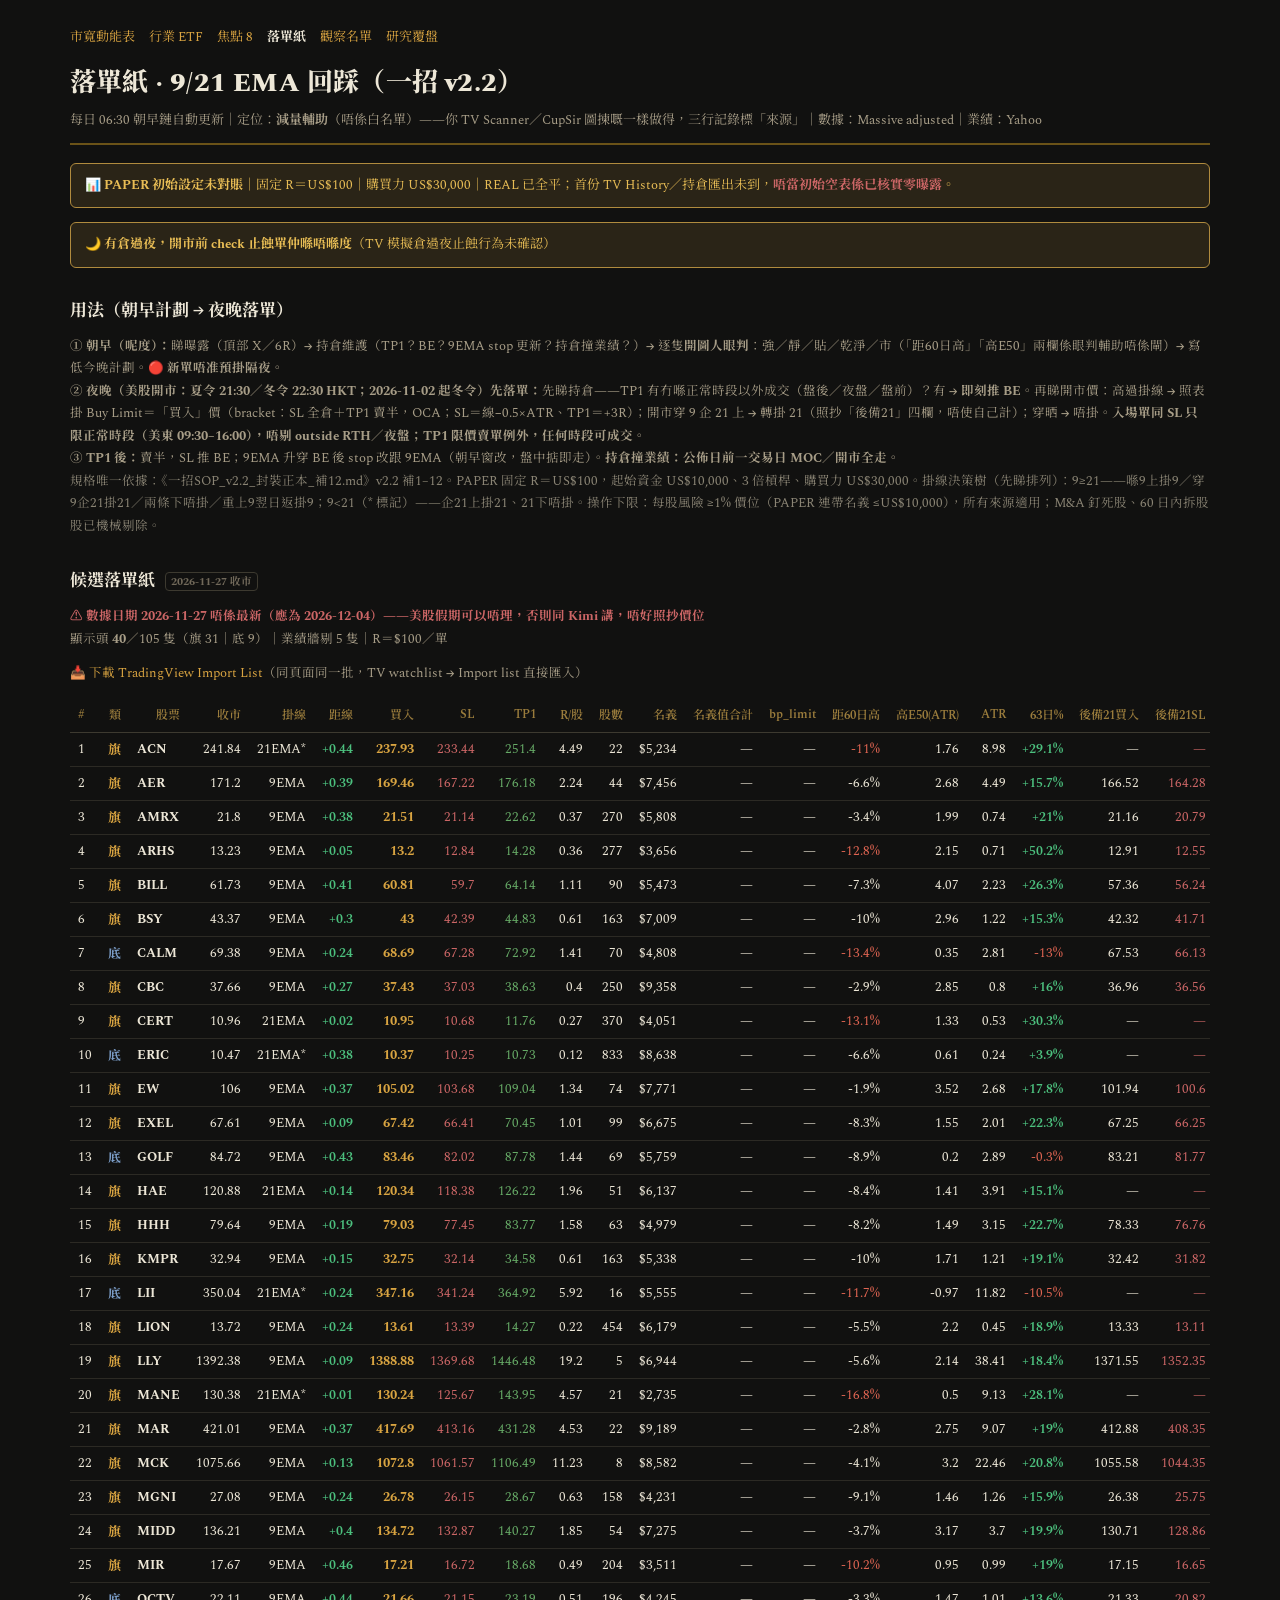
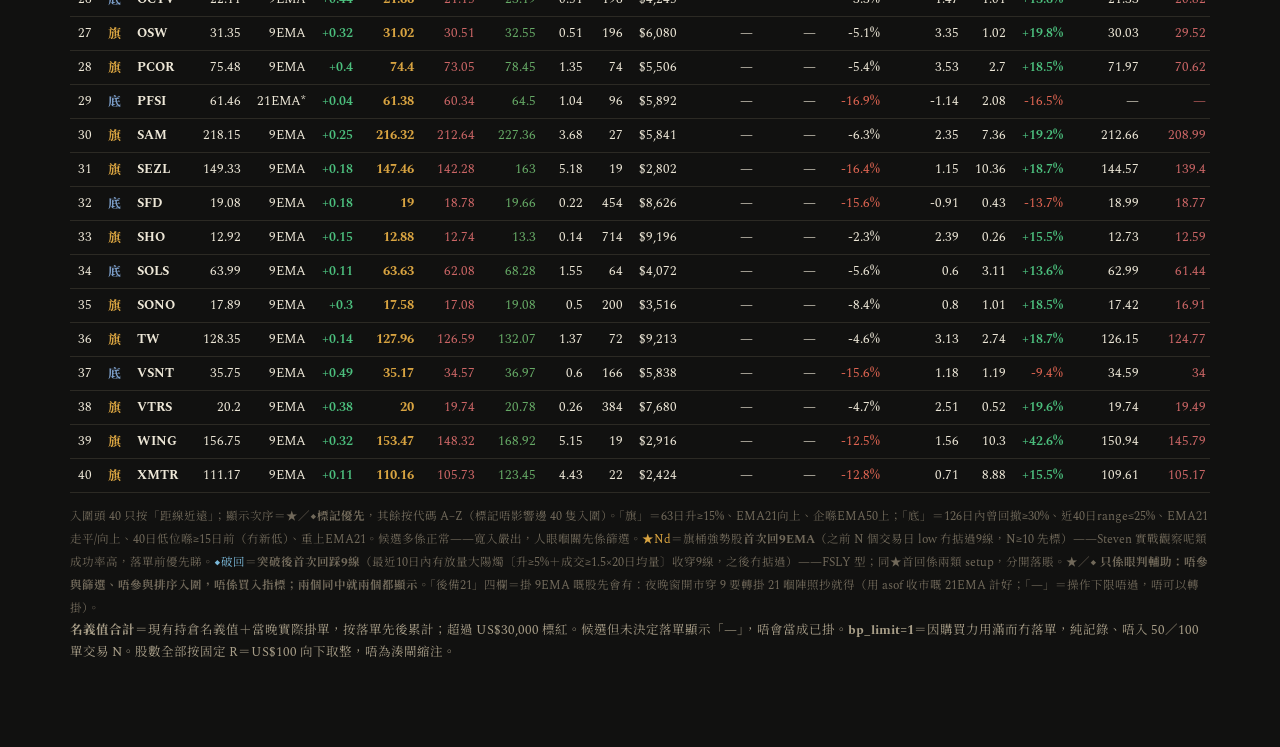
<file: p2.html>
<!DOCTYPE html>
<html lang="zh-Hant">
<head>
<meta charset="UTF-8">
<meta name="viewport" content="width=device-width, initial-scale=1.0">
<link rel="icon" href="data:,">
<title>落單紙 — 9/21 EMA 回踩</title>
<link rel="preconnect" href="https://fonts.googleapis.com">
<link rel="preconnect" href="https://fonts.gstatic.com" crossorigin>
<link href="https://fonts.googleapis.com/css2?family=Spectral:wght@400;600;700;800&family=Noto+Serif+TC:wght@400;600;700;900&display=swap" rel="stylesheet">
<link rel="stylesheet" href="theme.css">
</head>
<body>

<div class="nav"><a href="index.html">市寬動能表</a><a href="sectors.html">行業 ETF</a><a href="focus.html">焦點 8</a><span class="here">落單紙</span><a href="p2w.html">觀察名單</a><a href="research.html">研究覆盤</a></div>

<h1>落單紙 · 9/21 EMA 回踩（一招 v2.2）</h1>
<div class="sub">每日 06:30 朝早鏈自動更新｜定位：<b>減量輔助</b>（唔係白名單）——你 TV Scanner／CupSir 圖揀嘅一樣做得，三行記錄標「來源」｜數據：Massive adjusted｜業績：Yahoo</div>

<div class="warnbar" id="expobar" style="display:block;background:#2a2417;border:1px solid #b08b3e;padding:10px 14px;border-radius:6px;margin:14px 0;"></div>
<div class="note" id="bpline" style="display:none;"></div>
<div class="warnbar" id="paperovernight" style="display:block;background:#2a2417;border:1px solid #b08b3e;padding:10px 14px;border-radius:6px;margin:14px 0;">🌙 <b>有倉過夜，開市前 check 止蝕單仲喺唔喺度</b>（TV 模擬倉過夜止蝕行為未確認）</div>

<h2>用法（朝早計劃 → 夜晚落單）</h2>
<div class="note">
<b>① 朝早（呢度）：</b>睇曝露（頂部 X／6R）→ 持倉維護（TP1？BE？9EMA stop 更新？持倉撞業績？）→ 逐隻<b>開圖人眼判</b>：強／靜／貼／乾淨／市（「距60日高」「高E50」兩欄係眼判輔助唔係閘）→ 寫低今晚計劃。<b>🔴 新單唔准預掛隔夜。</b><br>
<b>② 夜晚（美股開市：夏令 21:30／冬令 22:30 HKT；2026-11-02 起冬令）先落單：</b>先睇持倉——TP1 有冇喺正常時段以外成交（盤後／夜盤／盤前）？有 → <b>即刻推 BE</b>。再睇開市價：高過掛線 → 照表掛 Buy Limit＝「買入」價（bracket：SL 全倉＋TP1 賣半，OCA；SL＝線−0.5×ATR、TP1＝+3R）；開市穿 9 企 21 上 → 轉掛 21（照抄「後備21」四欄，唔使自己計）；穿晒 → 唔掛。<b>入場單同 SL 只限正常時段（美東 09:30–16:00），唔剔 outside RTH／夜盤；TP1 限價賣單例外，任何時段可成交。</b><br>
<b>③ TP1 後：</b>賣半，SL 推 BE；9EMA 升穿 BE 後 stop 改跟 9EMA（朝早窗改，盤中掂即走）。<b>持倉撞業績：公佈日前一交易日 MOC／開市全走。</b><br>
<span style="color:#8a8474;">規格唯一依據：《一招SOP_v2.2_封裝正本_補12.md》v2.2 補1–12。PAPER 固定 R＝US$100，起始資金 US$10,000、3 倍槓桿、購買力 US$30,000。掛線決策樹（先睇排列）：9≥21——喺9上掛9／穿9企21掛21／兩條下唔掛／重上9翌日返掛9；9&lt;21（* 標記）——企21上掛21、21下唔掛。操作下限：每股風險 ≥1% 價位（PAPER 連帶名義 ≤US$10,000），所有來源適用；M&A 釘死股、60 日內拆股股已機械剔除。</span>
</div>

<h2>候選落單紙 <span class="tag" id="asof"></span></h2>
<div class="note" id="sumline"></div>
<div class="note">📥 <a href="tv_import_latest.txt" download style="color:#d9a441;">下載 TradingView Import List</a>（同頁面同一批，TV watchlist → Import list 直接匯入）</div>
<div style="overflow-x:auto;">
<table id="boxtbl">
  <thead><tr>
    <th>#</th><th>類</th><th>股票</th><th>收市</th><th>掛線</th><th>距線</th>
    <th>買入</th><th>SL</th><th>TP1</th><th>R/股</th><th>股數</th><th>名義</th><th>名義值合計</th><th>bp_limit</th><th>距60日高</th><th>高E50(ATR)</th><th>ATR</th><th>63日%</th>
    <th>後備21買入</th><th>後備21SL</th><th>後備21TP1</th><th>後備21股數</th>
  </tr></thead>
  <tbody></tbody>
</table>
</div>
<div class="legend">入圍頭 40 只按「距線近遠」；顯示次序＝<b>★／◆標記優先</b>，其餘按代碼 A–Z（標記唔影響邊 40 隻入圍）。「旗」＝63日升≥15%、EMA21向上、企喺EMA50上；「底」＝126日內曾回撤≥30%、近40日range≤25%、EMA21走平/向上、40日低位喺≥15日前（冇新低）、重上EMA21。候選多係正常——寬入嚴出，人眼嗰關先係篩選。<span style="color:#d9a441;">★Nd</span>＝旗桶強勢股<b>首次回9EMA</b>（之前 N 個交易日 low 冇掂過9線，N≥10 先標）——Steven 實戰觀察呢類成功率高，落單前優先睇。<span style="color:#7ab8d9;">◆破回</span>＝<b>突破後首次回踩9線</b>（最近10日內有放量大陽燭〔升≥5%＋成交≥1.5×20日均量〕收穿9線，之後冇掂過）——FSLY 型；同★首回係兩類 setup，分開落賬。<b>★／◆ 只係眼判輔助：唔參與篩選、唔參與排序入圍，唔係買入指標；兩個同中就兩個都顯示。</b>「後備21」四欄＝掛 9EMA 嘅股先會有：夜晚窗開市穿 9 要轉掛 21 嗰陣照抄就得（用 asof 收市嘅 21EMA 計好；「—」＝操作下限唔過，唔可以轉掛）。</div>
<div class="note"><b>名義值合計</b>＝現有持倉名義值＋當晚實際掛單，按落單先後累計；超過 US$30,000 標紅。候選但未決定落單顯示「—」，唔會當成已掛。<b>bp_limit=1</b>＝因購買力用滿而冇落單，純記錄、唔入 50／100 單交易 N。股數全部按固定 R＝US$100 向下取整，唔為湊閘縮注。</div>

<script>
Promise.all([
  fetch('box_scanner.json?v='+Date.now(),{cache:'no-store'}).then(r=>r.json()),
  fetch('exposure.json?v='+Date.now(),{cache:'no-store'}).then(r=>r.json()).catch(()=>null)
]).then(([D,X])=>{
  document.getElementById('asof').textContent = D.asof+' 收市';
  const qi=D.rows.filter(x=>x.b==='旗').length, di=D.rows.filter(x=>x.b==='底').length;
  document.getElementById('sumline').innerHTML =
    `顯示頭 <b>${D.n}</b>／${D.total} 隻（旗 ${qi}｜底 ${di}）｜業績牆剔 ${D.blocked} 隻｜R＝$${D.risk}／單`;
  function expAsof(){const hk=new Date(Date.now()+8*3600e3);const e=new Date(Date.UTC(hk.getUTCFullYear(),hk.getUTCMonth(),hk.getUTCDate()));if(hk.getUTCHours()*60+hk.getUTCMinutes()<390)e.setUTCDate(e.getUTCDate()-1);do{e.setUTCDate(e.getUTCDate()-1)}while(e.getUTCDay()%6===0);return e.toISOString().slice(0,10);}
  if(D.asof<expAsof()) document.getElementById('sumline').insertAdjacentHTML('afterbegin','<b style="color:#c66">⚠️ 數據日期 '+D.asof+' 唔係最新（應為 '+expAsof()+'）——美股假期可以唔理，否則同 Kimi 講，唔好照抄價位</b><br>');
  const eb=document.getElementById('expobar');
  const overnight=document.getElementById('paperovernight');
  if(X && X.overnight_stop_confirmed) overnight.style.display='none';
  if(X && X.updated){
    if(!X.reconciled){
      eb.innerHTML=`📊 <b>PAPER 初始設定未對賬</b>｜固定 R＝US$100｜購買力 US$30,000｜REAL 已全平；首份 TV History／持倉匯出未到，<b style="color:#c66">唔當初始空表係已核實零曝露</b>。`;
    } else {
      const used=+X.total_r, total=+X.notional_total;
      const room=Math.floor(6-used+1e-9);
      const bpRed=total>30000?'color:#c66;font-weight:700':'';
      eb.innerHTML=`📊 <b>PAPER 總曝露 ${used.toFixed(2)}／6R</b>（持倉 ${(+X.positions_r).toFixed(2)}R＋未成交入場單 ${X.pending_orders_r}R）｜<span style="${bpRed}">名義值合計 US$${Math.round(total).toLocaleString()}／30,000</span>｜更新：${X.updated}｜`
        +(room>=1 && total<=30000?`今晚風險閘最多再掛 <b>${room}</b> 張；每張仍要過購買力閘`:`<b style="color:#c66">已到 6R 或購買力閘——停開新倉</b>`);
    }
  } else {
    eb.innerHTML='📊 <b>PAPER 曝露未申報</b>——先對賬持倉，再計 6R 同 US$30,000 名義值合計。';
  }
  const planned=new Map(((X&&X.planned_orders)||[]).map(o=>[o.ticker,o]));
  const skipped=new Map(((X&&X.skipped_setups)||[]).map(o=>[o.ticker,o]));
  const bp=document.getElementById('bpline');
  if(skipped.size){
    bp.style.display='block';
    bp.innerHTML='🛑 購買力／風險閘未落單紀錄：'+[...skipped.entries()].map(([t,o])=>`${t}（${o.reason==='buying_power'?'bp_limit=1':'r_limit=1'}）`).join('、');
  }
  const tb=document.querySelector('#boxtbl tbody');
  D.rows.forEach((x,i)=>{
    const po=planned.get(x.t), sk=skipped.get(x.t);
    const cumulative=po&&Number.isFinite(+po.cumulative_notional)?+po.cumulative_notional:null;
    tb.insertAdjacentHTML('beforeend',`<tr${sk&&sk.bp_limit===1?' style="background:#3a1d1d"':''}>
      <td>${i+1}</td>
      <td>${x.b==='旗'?'<span style="color:#d9a441;font-weight:700">旗</span>':'<span style="color:#7a9cc6;font-weight:700">底</span>'}</td>
      <td style="font-weight:700;text-align:left">${x.t}</td>
      <td>${x.c}</td>
      <td>${x.ln}${(x.b==='旗'&&x.ln==='9EMA'&&x.f9>=10)?` <span style="color:#d9a441;font-weight:700" title="首次回9EMA：之前 ${x.f9} 個交易日冇掂過9線">★${x.f9}d</span>`:''}${(x.b==='旗'&&x.ln==='9EMA'&&x.bo)?` <span style="color:#7ab8d9;font-weight:700" title="突破後首次回踩：最近10日內放量大陽燭（升≥5%＋成交≥1.5×20日均量）收穿9線，之後冇掂過">◆破回</span>`:''}</td>
      <td class="${x.dist>=0?'exc-pos':'exc-neg'}">${x.dist>=0?'+':''}${x.dist}</td>
      <td style="font-weight:700;color:#d9a441">${x.buy}</td>
      <td style="color:#c66">${x.sl}</td>
      <td style="color:#6a6">${x.tp1}</td>
      <td>${x.r}</td>
      <td>${x.sh}</td>
      <td>$${x.notional.toLocaleString()}</td>
      <td style="${cumulative!==null&&cumulative>30000?'color:#c66;font-weight:700':''}">${cumulative===null?'—':'US$'+Math.round(cumulative).toLocaleString()}</td>
      <td>${sk&&sk.bp_limit===1?'<span style="color:#c66;font-weight:700">1</span>':(po?'0':'—')}</td>
      <td class="${x.d60hi>=-10?'':'exc-neg'}">${x.d60hi}%</td>
      <td>${x.e50a}</td>
      <td>${x.atr}</td>
      <td class="${x.r63>=0?'exc-pos':'exc-neg'}">${x.r63>=0?'+':''}${x.r63}%</td>
      <td>${x.b21b!=null?x.b21b:'—'}</td>
      <td style="color:#c66">${x.b21s!=null?x.b21s:'—'}</td>
      <td style="color:#6a6">${x.b21t!=null?x.b21t:'—'}</td>
      <td>${x.b21sh!=null?x.b21sh:'—'}</td></tr>`);
  });
}).catch(e=>{
  document.getElementById('sumline').textContent='⚠️ box_scanner.json load 唔到——同 Kimi 講聲。';
});
</script>

</body>
</html>
</file>
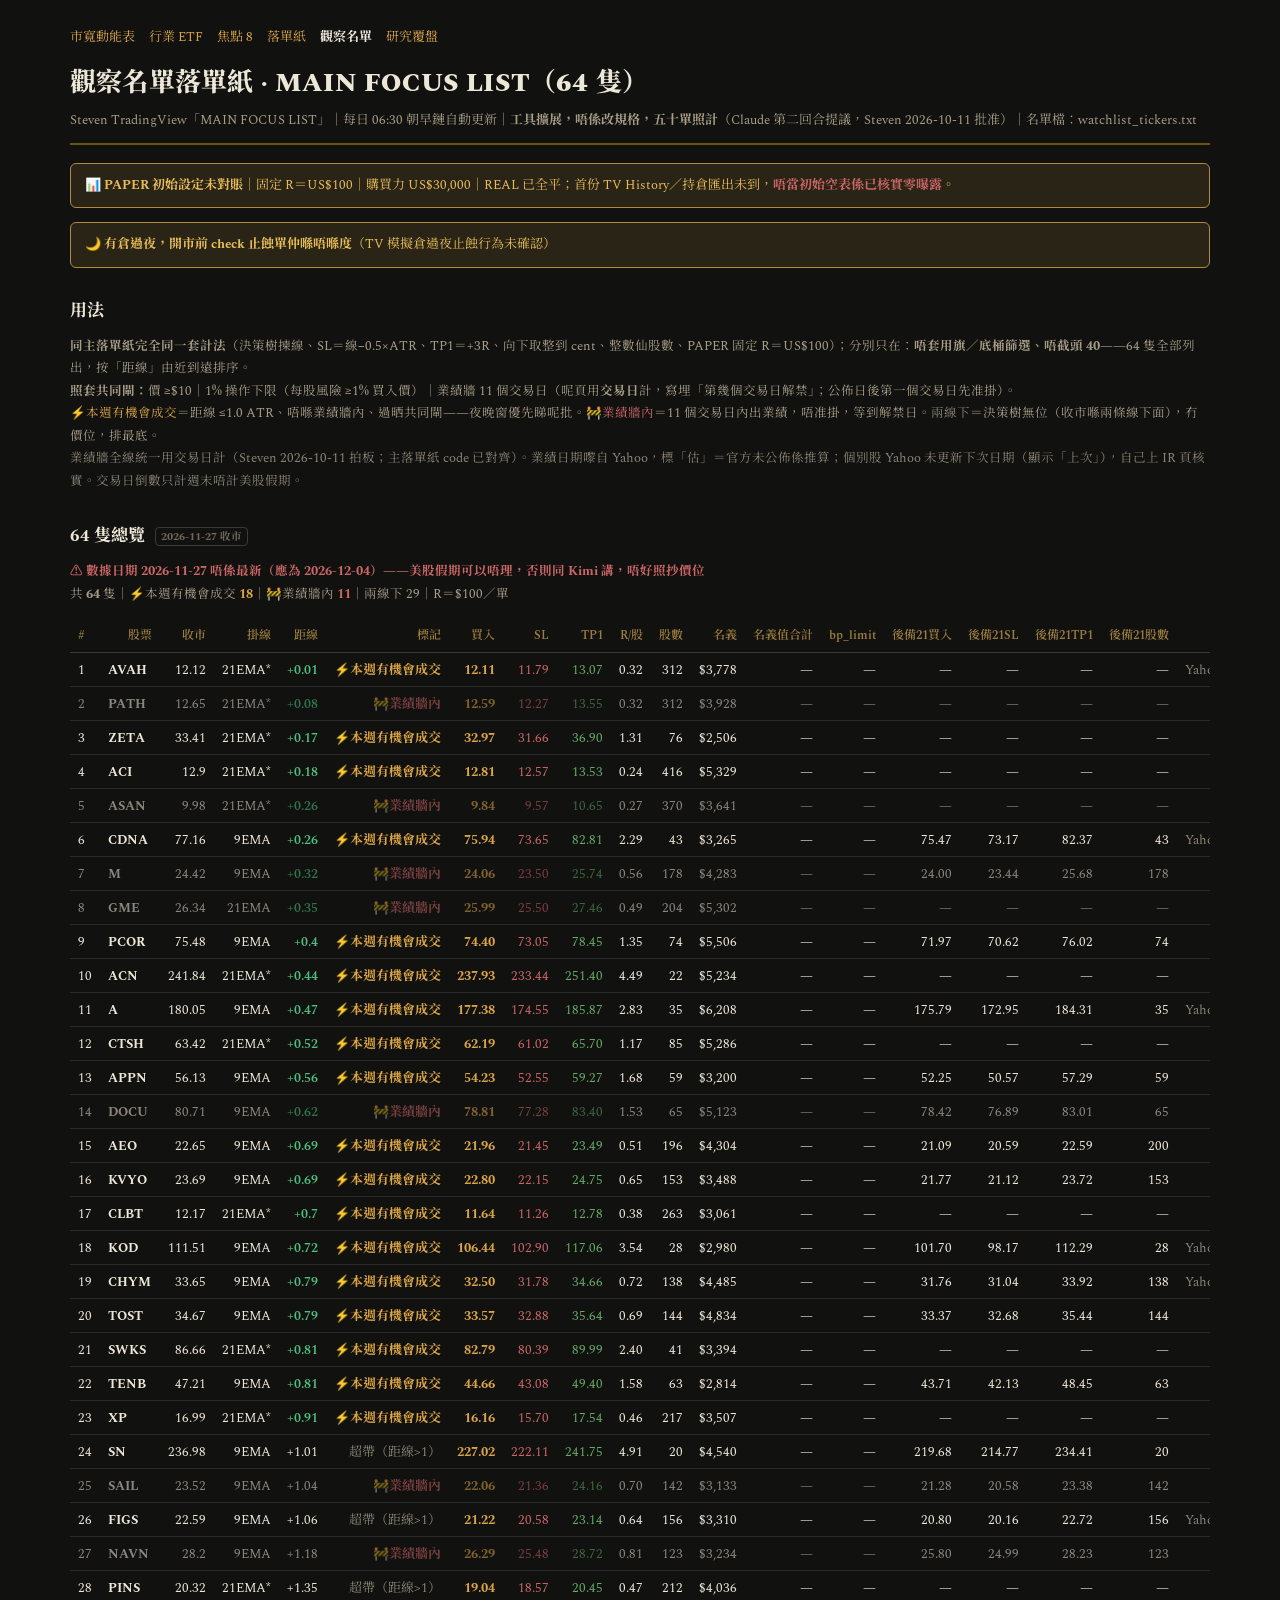
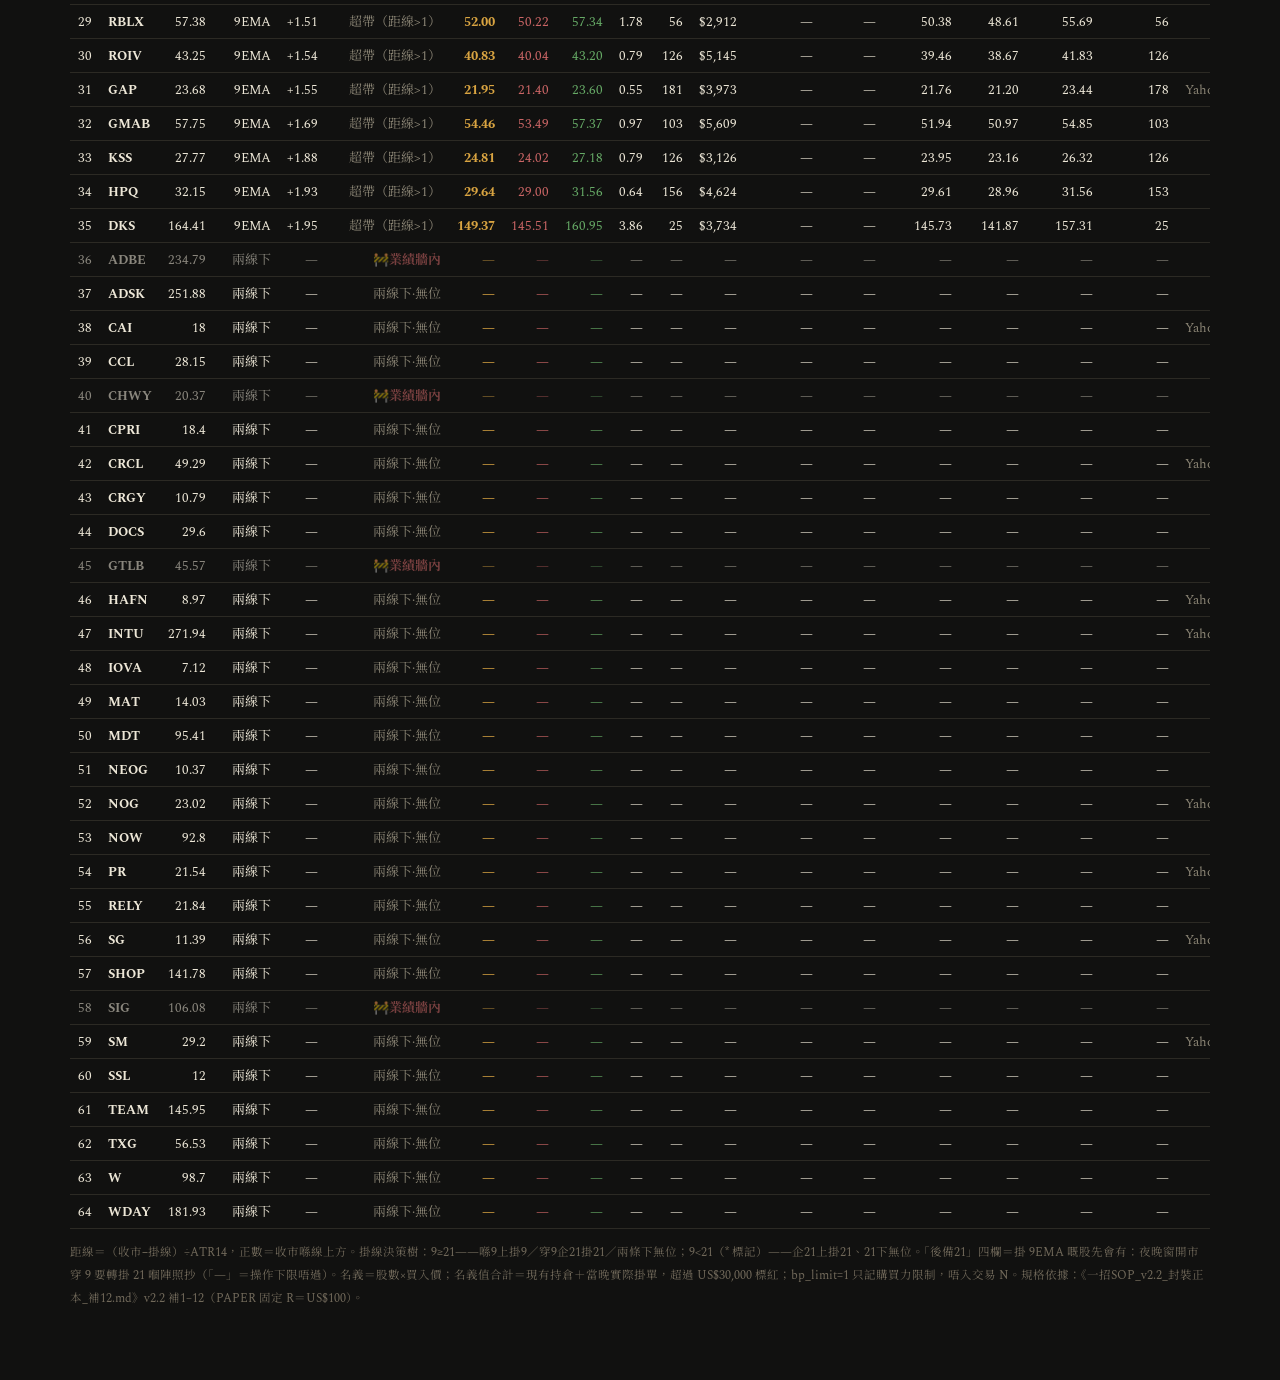
<file: p2w.html>
<!DOCTYPE html>
<html lang="zh-Hant">
<head>
<meta charset="UTF-8">
<meta name="viewport" content="width=device-width, initial-scale=1.0">
<link rel="icon" href="data:,">
<title>觀察名單落單紙 — MAIN FOCUS LIST</title>
<link rel="preconnect" href="https://fonts.googleapis.com">
<link rel="preconnect" href="https://fonts.gstatic.com" crossorigin>
<link href="https://fonts.googleapis.com/css2?family=Spectral:wght@400;600;700;800&family=Noto+Serif+TC:wght@400;600;700;900&display=swap" rel="stylesheet">
<link rel="stylesheet" href="theme.css">
</head>
<body>

<div class="nav"><a href="index.html">市寬動能表</a><a href="sectors.html">行業 ETF</a><a href="focus.html">焦點 8</a><a href="p2.html">落單紙</a><span class="here">觀察名單</span><a href="research.html">研究覆盤</a></div>

<h1>觀察名單落單紙 · MAIN FOCUS LIST（64 隻）</h1>
<div class="sub">Steven TradingView「MAIN FOCUS LIST」｜每日 06:30 朝早鏈自動更新｜<b>工具擴展，唔係改規格，五十單照計</b>（Claude 第二回合提議，Steven 2026-10-11 批准）｜名單檔：watchlist_tickers.txt</div>

<div class="warnbar" id="expobar" style="display:block;background:#2a2417;border:1px solid #b08b3e;padding:10px 14px;border-radius:6px;margin:14px 0;"></div>
<div class="note" id="bpline" style="display:none;"></div>
<div class="warnbar" id="paperovernight" style="display:block;background:#2a2417;border:1px solid #b08b3e;padding:10px 14px;border-radius:6px;margin:14px 0;">🌙 <b>有倉過夜，開市前 check 止蝕單仲喺唔喺度</b>（TV 模擬倉過夜止蝕行為未確認）</div>

<h2>用法</h2>
<div class="note">
<b>同主落單紙完全同一套計法</b>（決策樹揀線、SL＝線−0.5×ATR、TP1＝+3R、向下取整到 cent、整數仙股數、PAPER 固定 R＝US$100）；分別只在：<b>唔套用旗／底桶篩選、唔截頭 40</b>——64 隻全部列出，按「距線」由近到遠排序。<br>
<b>照套共同閘：</b>價 ≥$10｜1% 操作下限（每股風險 ≥1% 買入價）｜業績牆 11 個交易日（呢頁用<b>交易日</b>計，寫埋「第幾個交易日解禁」；公佈日後第一個交易日先准掛）。<br>
<span style="color:#d9a441;">⚡本週有機會成交</span>＝距線 ≤1.0 ATR、唔喺業績牆內、過晒共同閘——夜晚窗優先睇呢批。<span style="color:#c66;">🚧業績牆內</span>＝11 個交易日內出業績，唔准掛，等到解禁日。<span style="color:#8a8474;">兩線下</span>＝決策樹無位（收市喺兩條線下面），冇價位，排最底。<br>
<span style="color:#8a8474;">業績牆全線統一用交易日計（Steven 2026-10-11 拍板；主落單紙 code 已對齊）。業績日期嚟自 Yahoo，標「估」＝官方未公佈係推算；個別股 Yahoo 未更新下次日期（顯示「上次」），自己上 IR 頁核實。交易日倒數只計週末唔計美股假期。</span>
</div>

<h2>64 隻總覽 <span class="tag" id="asof"></span></h2>
<div class="note" id="sumline"></div>
<div style="overflow-x:auto;">
<table id="wtbl">
  <thead><tr>
    <th>#</th><th>股票</th><th>收市</th><th>掛線</th><th>距線</th><th>標記</th>
    <th>買入</th><th>SL</th><th>TP1</th><th>R/股</th><th>股數</th><th>名義</th><th>名義值合計</th><th>bp_limit</th>
    <th>後備21買入</th><th>後備21SL</th><th>後備21TP1</th><th>後備21股數</th>
    <th>業績</th><th>交易日倒數</th><th>解禁日</th>
  </tr></thead>
  <tbody></tbody>
</table>
</div>
<div class="legend">距線＝（收市−掛線）÷ATR14，正數＝收市喺線上方。掛線決策樹：9≥21——喺9上掛9／穿9企21掛21／兩條下無位；9&lt;21（* 標記）——企21上掛21、21下無位。「後備21」四欄＝掛 9EMA 嘅股先會有：夜晚窗開市穿 9 要轉掛 21 嗰陣照抄（「—」＝操作下限唔過）。名義＝股數×買入價；名義值合計＝現有持倉＋當晚實際掛單，超過 US$30,000 標紅；bp_limit=1 只記購買力限制，唔入交易 N。規格依據：《一招SOP_v2.2_封裝正本_補12.md》v2.2 補1–12（PAPER 固定 R＝US$100）。</div>

<script>
Promise.all([
  fetch('watchlist.json?v='+Date.now(),{cache:'no-store'}).then(r=>r.json()),
  fetch('exposure.json?v='+Date.now(),{cache:'no-store'}).then(r=>r.json()).catch(()=>null)
]).then(([D,X])=>{
  document.getElementById('asof').textContent = D.asof+' 收市';
  document.getElementById('sumline').innerHTML =
    `共 <b>${D.n}</b> 隻｜⚡本週有機會成交 <b style="color:#d9a441">${D.n_chance}</b>｜🚧業績牆內 <b style="color:#c66">${D.n_earn_blocked}</b>｜兩線下 ${D.n_below}｜R＝$${D.risk}／單`;
  function expAsof(){const hk=new Date(Date.now()+8*3600e3);const e=new Date(Date.UTC(hk.getUTCFullYear(),hk.getUTCMonth(),hk.getUTCDate()));if(hk.getUTCHours()*60+hk.getUTCMinutes()<390)e.setUTCDate(e.getUTCDate()-1);do{e.setUTCDate(e.getUTCDate()-1)}while(e.getUTCDay()%6===0);return e.toISOString().slice(0,10);}
  if(D.asof<expAsof()) document.getElementById('sumline').insertAdjacentHTML('afterbegin','<b style="color:#c66">⚠️ 數據日期 '+D.asof+' 唔係最新（應為 '+expAsof()+'）——美股假期可以唔理，否則同 Kimi 講，唔好照抄價位</b><br>');
  const eb=document.getElementById('expobar');
  const overnight=document.getElementById('paperovernight');
  if(X && X.overnight_stop_confirmed) overnight.style.display='none';
  if(X && X.updated){
    if(!X.reconciled){
      eb.innerHTML=`📊 <b>PAPER 初始設定未對賬</b>｜固定 R＝US$100｜購買力 US$30,000｜REAL 已全平；首份 TV History／持倉匯出未到，<b style="color:#c66">唔當初始空表係已核實零曝露</b>。`;
    } else {
      const used=+X.total_r, total=+X.notional_total;
      const room=Math.floor(6-used+1e-9);
      const bpRed=total>30000?'color:#c66;font-weight:700':'';
      eb.innerHTML=`📊 <b>PAPER 總曝露 ${used.toFixed(2)}／6R</b>（持倉 ${(+X.positions_r).toFixed(2)}R＋未成交入場單 ${X.pending_orders_r}R）｜<span style="${bpRed}">名義值合計 US$${Math.round(total).toLocaleString()}／30,000</span>｜更新：${X.updated}｜`
        +(room>=1 && total<=30000?`今晚風險閘最多再掛 <b>${room}</b> 張；每張仍要過購買力閘`:`<b style="color:#c66">已到 6R 或購買力閘——停開新倉</b>`);
    }
  } else {
    eb.innerHTML='📊 <b>PAPER 曝露未申報</b>——先對賬持倉，再計 6R 同 US$30,000 名義值合計。';
  }
  const planned=new Map(((X&&X.planned_orders)||[]).map(o=>[o.ticker,o]));
  const skipped=new Map(((X&&X.skipped_setups)||[]).map(o=>[o.ticker,o]));
  const bp=document.getElementById('bpline');
  if(skipped.size){
    bp.style.display='block';
    bp.innerHTML='🛑 購買力／風險閘未落單紀錄：'+[...skipped.entries()].map(([t,o])=>`${t}（${o.reason==='buying_power'?'bp_limit=1':'r_limit=1'}）`).join('、');
  }
  const tb=document.querySelector('#wtbl tbody');
  D.rows.forEach((x,i)=>{
    const po=planned.get(x.t), sk=skipped.get(x.t);
    const cumulative=po&&Number.isFinite(+po.cumulative_notional)?+po.cumulative_notional:null;
    let badge='';
    if(x.earn_blocked) badge='<span style="color:#c66;font-weight:700">🚧業績牆內</span>';
    else if(x.dist===null) badge='<span style="color:#8a8474">兩線下·無位</span>';
    else if(x.px_lt10) badge='<span style="color:#c66">價<$10</span>';
    else if(x.buy===null) badge='<span style="color:#c66">1%下限唔過</span>';
    else if(x.dist<=1.0) badge='<span style="color:#d9a441;font-weight:700">⚡本週有機會成交</span>';
    else badge='<span style="color:#8a8474">超帶（距線>1）</span>';
    const earnCell = x.earn ? `${x.earn}${x.earn_est?' <span style="color:#8a8474">估</span>':''}`
                    : (x.earn_stale ? `<span style="color:#8a8474">Yahoo未更新（上次 ${x.earn_stale}）</span>` : '—');
    const tdCell = x.earn_td===null?'—':`${x.earn_td}`;
    const f=v=>v===null||v===undefined?'—':v.toFixed(2);
    const fi=v=>v===null||v===undefined?'—':v;
    tb.insertAdjacentHTML('beforeend',`<tr${sk&&sk.bp_limit===1?' style="background:#3a1d1d"':(x.earn_blocked?' style="opacity:.55"':'')}>
      <td>${i+1}</td>
      <td style="font-weight:700;text-align:left">${x.t}</td>
      <td>${x.c}</td>
      <td>${x.ln}</td>
      <td class="${x.dist!==null&&x.dist<=1.0?'exc-pos':''}">${x.dist===null?'—':(x.dist>=0?'+':'')+x.dist}</td>
      <td style="white-space:nowrap">${badge}</td>
      <td style="font-weight:700;color:#d9a441">${f(x.buy)}</td>
      <td style="color:#c66">${f(x.sl)}</td>
      <td style="color:#6a6">${f(x.tp1)}</td>
      <td>${f(x.r)}</td>
      <td>${fi(x.sh)}</td>
      <td>${x.buy!==null&&x.sh!==null?'$'+(Math.round(x.sh*x.buy)).toLocaleString():'—'}</td>
      <td style="${cumulative!==null&&cumulative>30000?'color:#c66;font-weight:700':''}">${cumulative===null?'—':'US$'+Math.round(cumulative).toLocaleString()}</td>
      <td>${sk&&sk.bp_limit===1?'<span style="color:#c66;font-weight:700">1</span>':(po?'0':'—')}</td>
      <td>${f(x.b21b)}</td><td>${f(x.b21s)}</td><td>${f(x.b21t)}</td><td>${fi(x.b21sh)}</td>
      <td style="white-space:nowrap">${earnCell}</td>
      <td>${tdCell}</td>
      <td>${x.unblock||'—'}</td>
    </tr>`);
  });
}).catch(e=>{document.getElementById('sumline').textContent='watchlist.json 載入失敗：'+e;});
</script>
</body>
</html>
</file>
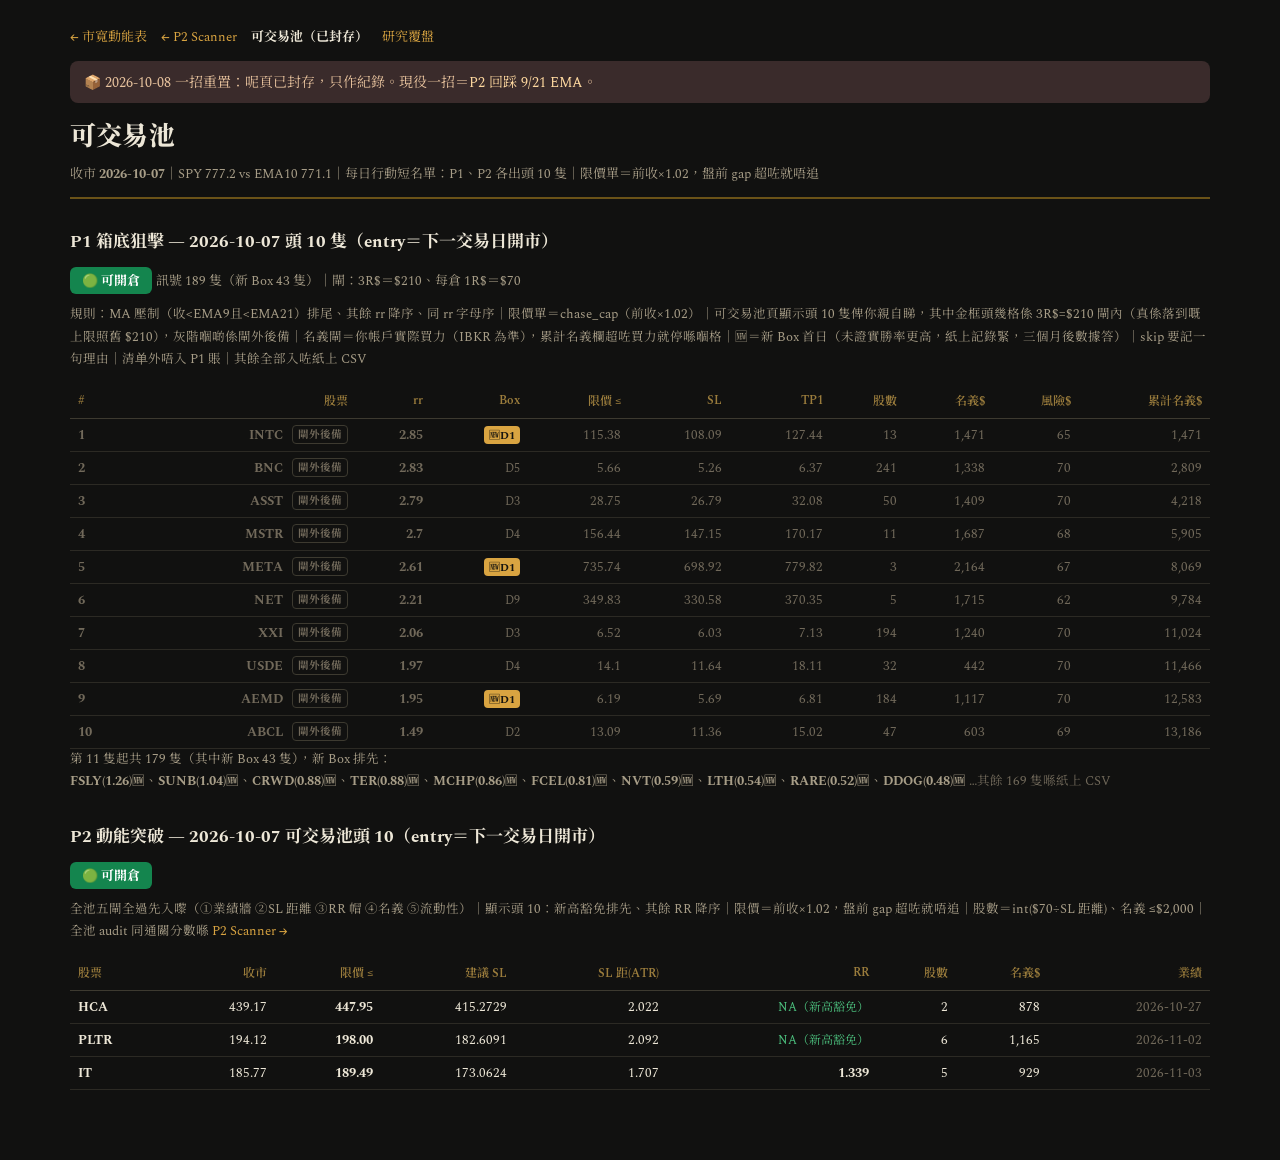
<file: pool.html>
<!DOCTYPE html>
<html lang="zh-Hant">
<head>
<meta charset="UTF-8">
<meta name="viewport" content="width=device-width, initial-scale=1.0">
<title>可交易池 — 每日行動短名單</title>
<link rel="preconnect" href="https://fonts.googleapis.com">
<link rel="preconnect" href="https://fonts.gstatic.com" crossorigin>
<link href="https://fonts.googleapis.com/css2?family=Spectral:wght@400;600;700;800&family=Noto+Serif+TC:wght@400;600;700;900&display=swap" rel="stylesheet">
<link rel="stylesheet" href="theme.css">
</head>
<body>

<div class="nav"><a href="index.html">← 市寬動能表</a><a href="p2.html">← P2 Scanner</a><span class="here">可交易池（已封存）</span><a href="research.html">研究覆盤</a></div><div style="background:#3a2b2b;color:#e8c39e;padding:10px 14px;border-radius:8px;margin:12px 0;font-size:14px">📦 2026-10-08 一招重置：呢頁已封存，只作紀錄。現役一招＝<a href="p2.html" style="color:#ffd9a0">P2 回踩 9/21 EMA</a>。</div>

<h1>可交易池</h1>
<div class="sub" id="subline">每日行動短名單：P1、P2 各出頭 10 隻（2026-09-08 Steven 欽定，同日由 5 加碼到 10）｜可交易日＝SPY 收 &gt; EMA10，唔係就紅字不交易日</div>

<h2 id="p1-title">P1 箱底狙擊</h2>
<div id="p1-regime" style="margin-bottom:10px;"></div>
<div class="note" id="p1-note"></div>
<div style="overflow-x:auto;" id="p1-tblwrap">
<table id="p1tbl">
  <thead><tr>
    <th>#</th><th>股票</th><th>rr</th><th>Box</th><th>限價 ≤</th><th>SL</th><th>TP1</th><th>股數</th><th>名義$</th><th>風險$</th><th>累計名義$</th>
  </tr></thead>
  <tbody></tbody>
</table>
</div>
<div class="note" id="p1-rest"></div>

<h2 id="p2-title">P2 動能突破</h2>
<div id="p2-regime" style="margin-bottom:10px;"></div>
<div class="note" id="p2-note"></div>
<div style="overflow-x:auto;" id="p2-tblwrap">
<table id="p2tbl">
  <thead><tr>
    <th>股票</th><th>收市</th><th>限價 ≤</th><th>建議 SL</th><th>SL 距(ATR)</th><th>RR</th><th>股數</th><th>名義$</th><th>業績</th>
  </tr></thead>
  <tbody></tbody>
</table>
</div>

<script>
fetch('data.json?v='+Date.now(),{cache:'no-store'}).then(r=>r.json()).then(D=>{
  const P1 = D.p1;
  const p1t = document.getElementById('p1-title');
  const p1r = document.getElementById('p1-regime');
  const p1n = document.getElementById('p1-note');
  const p1b = document.querySelector('#p1tbl tbody');
  const restEl = document.getElementById('p1-rest');
  if (!P1) {
    p1t.textContent = 'P1 箱底狙擊 — 生成器未跑';
    p1r.innerHTML = '<span style="font-size:13px;color:var(--tx3);">同 Kimi 講聲就得。</span>';
    return;
  }
  const openDay = P1.actionable;   // 可交易日＝SPY 收 > EMA10（Steven 9/8 欽定，P1/P2 共用）
  document.getElementById('subline').innerHTML =
    `收市 <b>${P1.asof}</b>｜SPY ${P1.spy_close} vs EMA10 ${P1.spy_e10}｜每日行動短名單：P1、P2 各出頭 10 隻｜限價單＝前收×1.02，盤前 gap 超咗就唔追`;

  // ===== P1 頭 10 =====
  p1t.textContent = `P1 箱底狙擊 — ${P1.asof} 頭 10 隻（entry＝下一交易日開市）`;
  const badge = openDay
    ? '<span class="badge b-green">🟢 可開倉</span>'
    : '<span class="badge b-red">🔴 不交易日</span>';
  p1r.innerHTML = `${badge} <span style="font-size:13px;color:var(--tx2);">訊號 ${P1.signals_n} 隻（新 Box ${P1.fresh_n} 隻）｜閘：3R$＝$210、每倉 1R$＝$70</span>`;
  if (openDay && P1.slots.length) {
    P1.slots.forEach(p=>{
      const boxTag = p.box_day===1
        ? '<span style="display:inline-block;background:#d9a441;color:#16140f;border-radius:4px;padding:0 5px;font-size:11px;font-weight:700;">🆕D1</span>'
        : `<span style="color:var(--tx3);font-size:12px;">D${p.box_day}</span>`;
      const gateTag = p.in_gate ? '' : ' <span class="tag">閘外後備</span>';
      p1b.insertAdjacentHTML('beforeend',`<tr class="${p.in_gate?'':'test-row'}">
        <td><b>${p.rank}</b></td><td style="font-weight:700;">${p.ticker}${gateTag}</td><td><b>${p.rr}</b></td>
        <td>${boxTag}</td>
        <td>${p.chase_cap}</td><td>${p.sl0}</td><td>${p.tp1}</td>
        <td>${p.shares}</td><td>${p.notional.toLocaleString()}</td><td>${p.risk_usd}</td>
        <td style="color:var(--tx3);">${p.cum_notional.toLocaleString()}</td></tr>`);
    });
  } else if (openDay) {
    p1b.insertAdjacentHTML('beforeend', '<tr><td colspan="11" style="text-align:center;color:var(--tx3);padding:14px;">今日零訊號——乜都唔使做。</td></tr>');
  }
  p1n.textContent = openDay ? P1.note : '🔴 不交易日——SPY 收唔穩 EMA10，P1/P2 都唔出貨；訊號照記紙上，實盤停手。';
  const rest = P1.rest || [];
  if (openDay && rest.length) {
    const shown = rest.slice(0, 10)
      .map(p=> p.box_day===1 ? `<b>${p.ticker}(${p.rr})🆕</b>` : `<span style="color:var(--tx3);">${p.ticker}(${p.rr})</span>`)
      .join('、');
    restEl.innerHTML = `第 11 隻起共 ${rest.length} 隻（其中新 Box ${P1.fresh_n} 隻），新 Box 排先：<br>${shown}${rest.length>10 ? ` <span style="color:var(--tx3);">…其餘 ${rest.length-10} 隻喺紙上 CSV</span>` : ''}`;
  }

  // ===== P2 頭 10（同 P1 共用開市燈）=====
  fetch('scanners.json?v='+Date.now(),{cache:'no-store'}).then(r=>r.json()).then(S=>{
    const p2t = document.getElementById('p2-title');
    const p2r = document.getElementById('p2-regime');
    const p2n = document.getElementById('p2-note');
    const p2b = document.querySelector('#p2tbl tbody');
    const P2 = S.p2;
    if (!openDay) {
      p2t.textContent = 'P2 動能突破';
      p2r.innerHTML = '<span class="badge b-red">🔴 不交易日</span>';
      return;
    }
    if (P2 && P2.status==='live' && P2.asof===P1.asof) {
      p2t.textContent = `P2 動能突破 — ${P2.asof} 可交易池頭 10（entry＝下一交易日開市）`;
      p2r.innerHTML = '<span class="badge b-green">🟢 可開倉</span>';
      const top5 = [...P2.pool].sort((a,b)=>{
        const ra = a.ex==='Y' ? Infinity : parseFloat(a.rr), rb = b.ex==='Y' ? Infinity : parseFloat(b.rr);
        return rb - ra || (a.t < b.t ? -1 : 1);
      }).slice(0, 10);
      if (top5.length) {
        top5.forEach(x=>{
          const cap = (x.c*1.02).toFixed(2);   // 限價＝前收×1.02（9/8 Steven：盤前 gap 多，唔追價）
          const rrCell = x.ex==='Y' ? '<span class="rr-na">NA（新高豁免）</span>' : `<b>${x.rr}</b>`;
          p2b.insertAdjacentHTML('beforeend',`<tr>
            <td style="font-weight:700;text-align:left;">${x.t}</td><td>${x.c}</td><td><b>${cap}</b></td><td>${x.sl}</td>
            <td>${x.sl_atr}</td><td>${rrCell}</td><td>${x.sh}</td>
            <td>${Math.round(x.not).toLocaleString()}</td><td style="color:var(--tx3);">${x.earn||'—'}</td></tr>`);
        });
        p2n.innerHTML = `全池五閘全過先入嚟（①業績牆 ②SL 距離 ③RR 帽 ④名義 ⑤流動性）｜顯示頭 10：新高豁免排先、其餘 RR 降序｜限價＝前收×1.02，盤前 gap 超咗就唔追｜股數＝int($70÷SL 距離)、名義 ≤$2,000｜全池 audit 同通關分數喺 <a href="p2.html">P2 Scanner →</a>`;
      } else {
        p2n.textContent = '今日可交易池係空——五閘冇貨過，唔使做嘢。';
      }
    } else {
      p2t.textContent = 'P2 動能突破 — snapshot 未跑';
      p2r.innerHTML = '<span style="font-size:13px;color:var(--tx3);">同 Kimi 講聲就得。</span>';
    }
  }).catch(()=>{ document.getElementById('p2-note').textContent='P2 數據 load 唔到。'; });
}).catch(e=>{
  document.getElementById('subline').textContent = '⚠️ 數據 load 唔到（'+(e&&e.message||e)+'）——試下重新整理；都係唔得就同 Kimi 講聲。';
});
</script>
</body>
</html>
</file>
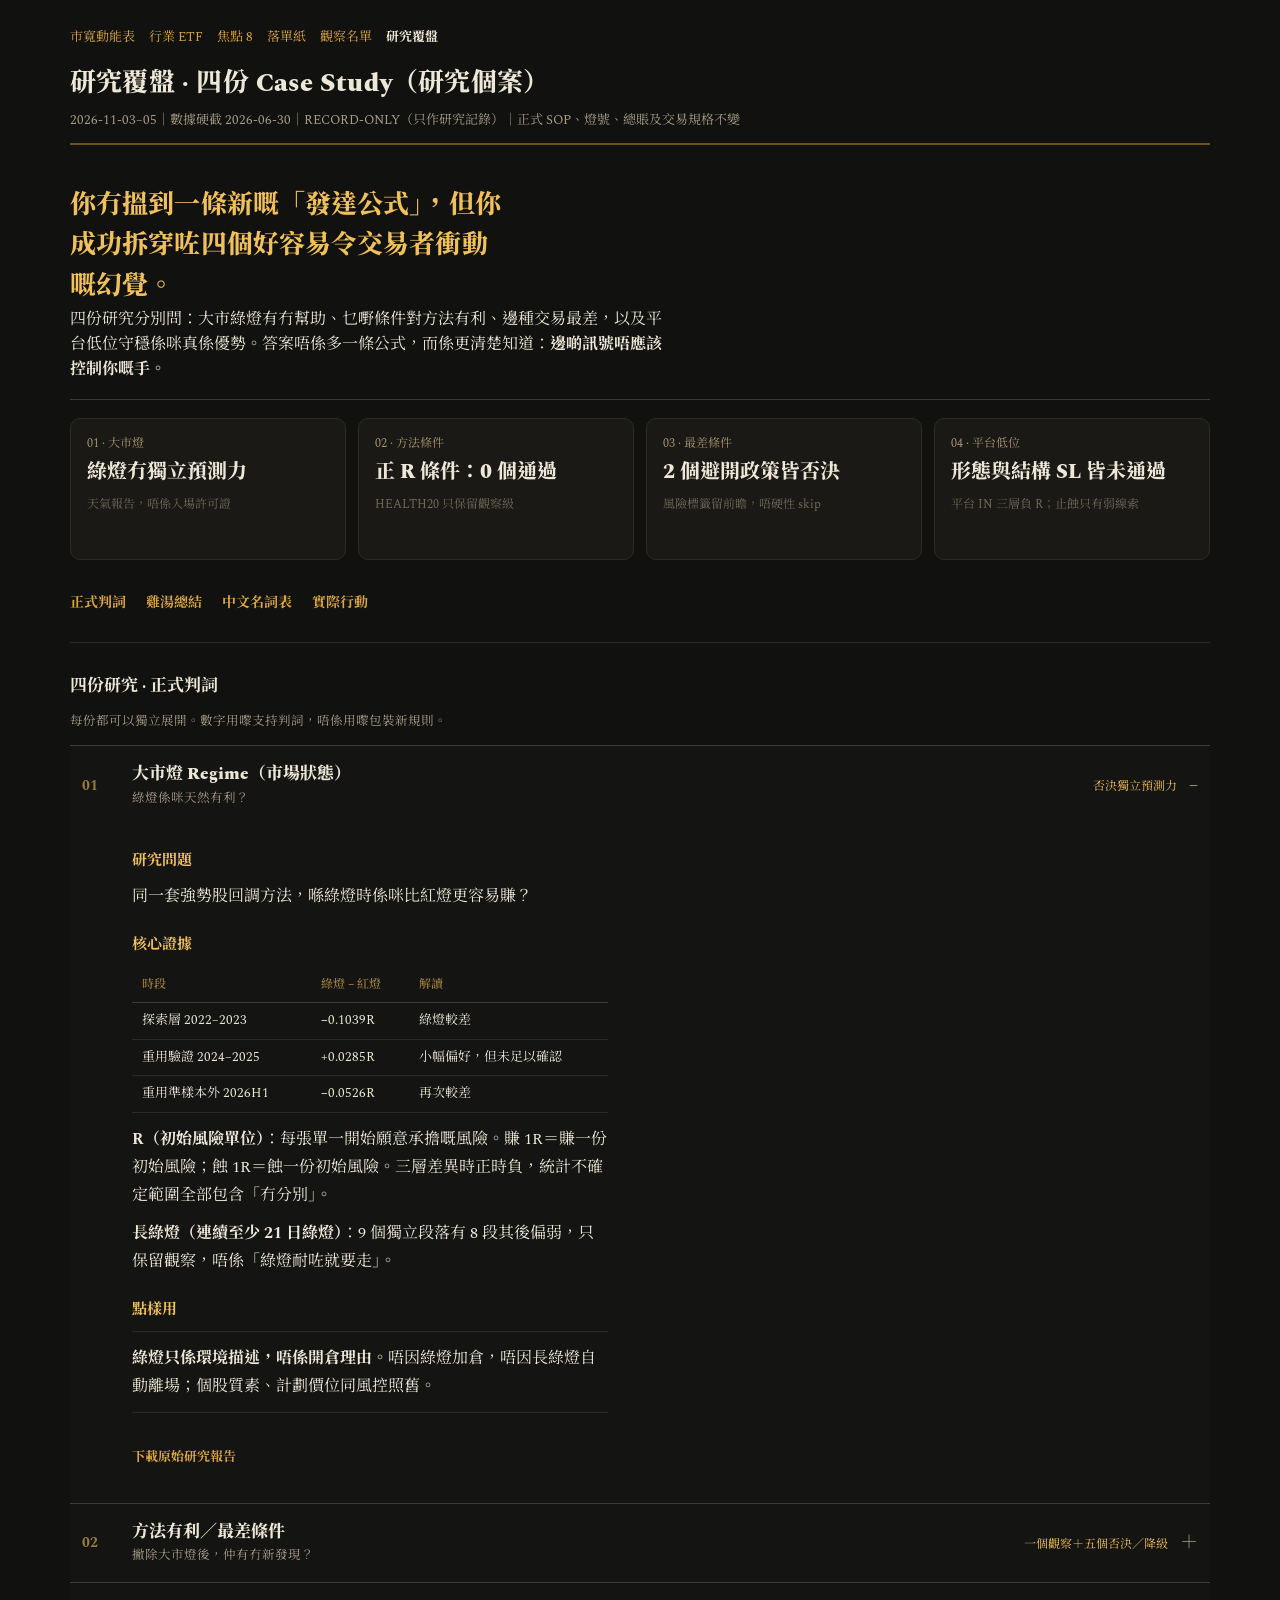
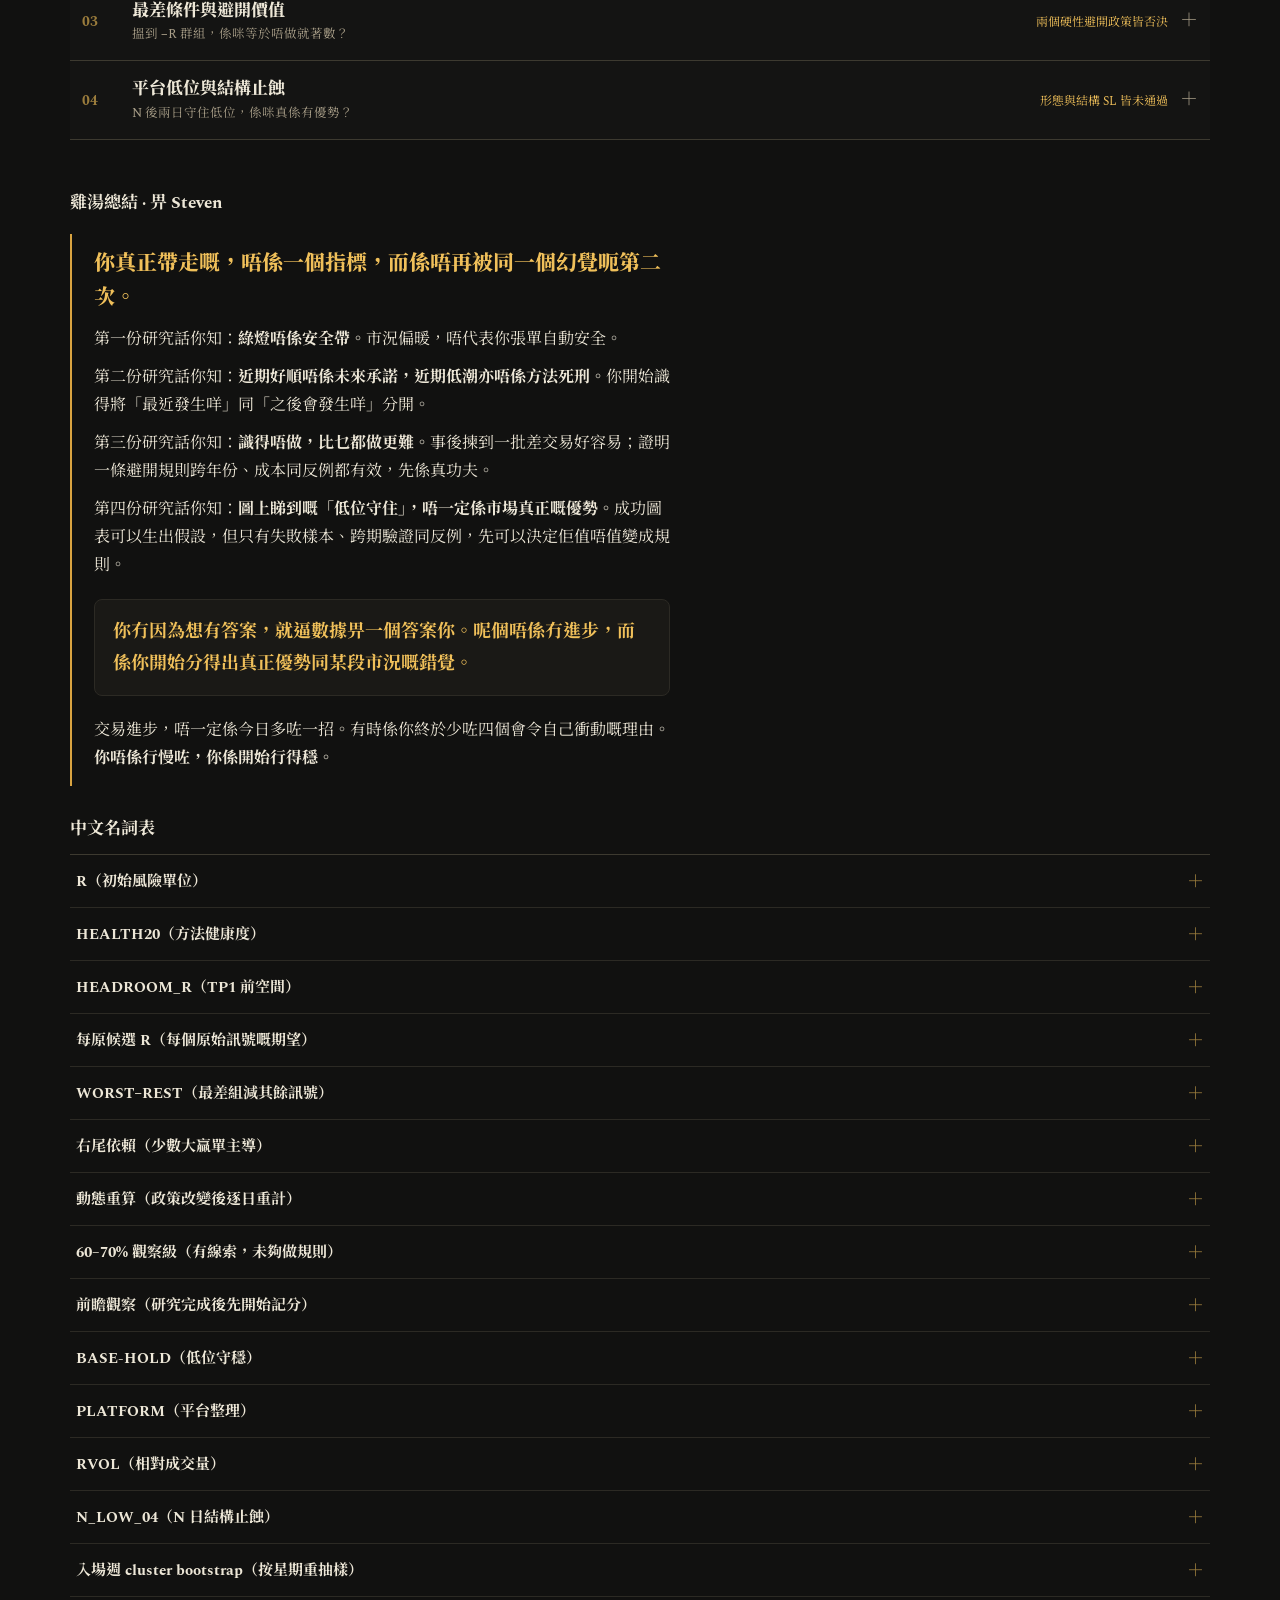
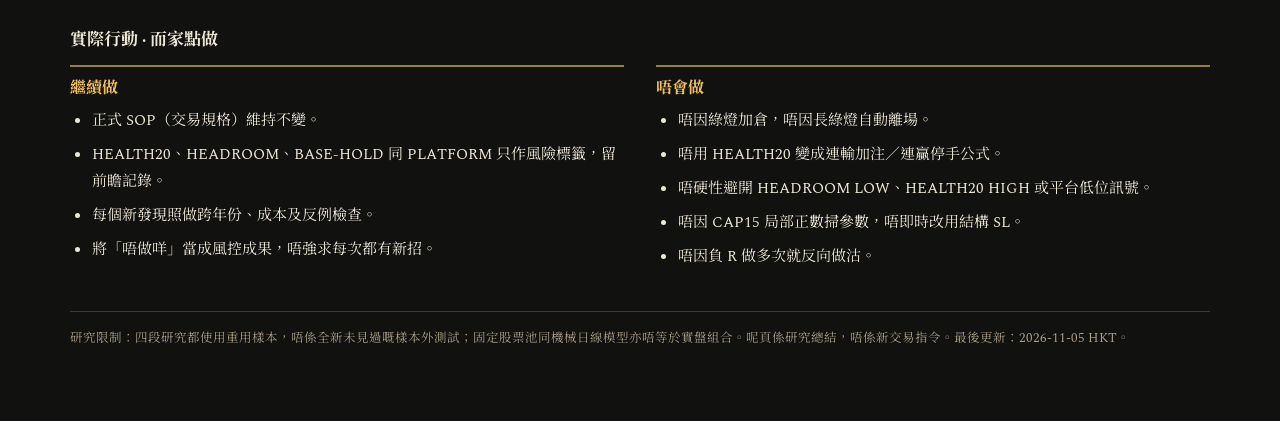
<file: research.html>
<!DOCTYPE html>
<html lang="zh-Hant">
<head>
<meta charset="UTF-8">
<meta name="viewport" content="width=device-width, initial-scale=1.0">
<link rel="icon" href="data:,">
<title>研究覆盤 — 四份 Case Study</title>
<link rel="preconnect" href="https://fonts.googleapis.com">
<link rel="preconnect" href="https://fonts.gstatic.com" crossorigin>
<link href="https://fonts.googleapis.com/css2?family=Spectral:wght@400;600;700;800&family=Noto+Serif+TC:wght@400;600;700;900&display=swap" rel="stylesheet">
<link rel="stylesheet" href="theme.css">
</head>
<body>

<div class="nav"><a href="index.html">市寬動能表</a><a href="sectors.html">行業 ETF</a><a href="focus.html">焦點 8</a><a href="p2.html">落單紙</a><a href="p2w.html">觀察名單</a><span class="here">研究覆盤</span></div>

<h1>研究覆盤 · 四份 Case Study（研究個案）</h1>
<div class="sub">2026-11-03–05｜數據硬截 2026-06-30｜RECORD-ONLY（只作研究記錄）｜正式 SOP、燈號、總賬及交易規格不變</div>

<section class="research-hero" id="summary">
  <p class="research-quote">你冇搵到一條新嘅「發達公式」，但你成功拆穿咗四個好容易令交易者衝動嘅幻覺。</p>
  <p class="prose">四份研究分別問：大市綠燈有冇幫助、乜嘢條件對方法有利、邊種交易最差，以及平台低位守穩係咪真係優勢。答案唔係多一條公式，而係更清楚知道：<b>邊啲訊號唔應該控制你嘅手。</b></p>
</section>

<div class="cards research-cards">
  <div class="card"><div class="lbl">01 · 大市燈</div><div class="val small">綠燈冇獨立預測力</div><div class="sub2">天氣報告，唔係入場許可證</div></div>
  <div class="card"><div class="lbl">02 · 方法條件</div><div class="val small">正 R 條件：0 個通過</div><div class="sub2">HEALTH20 只保留觀察級</div></div>
  <div class="card"><div class="lbl">03 · 最差條件</div><div class="val small">2 個避開政策皆否決</div><div class="sub2">風險標籤留前瞻，唔硬性 skip</div></div>
  <div class="card"><div class="lbl">04 · 平台低位</div><div class="val small">形態與結構 SL 皆未通過</div><div class="sub2">平台 IN 三層負 R；止蝕只有弱線索</div></div>
</div>

<div class="research-jump" aria-label="頁內導航">
  <a href="#studies">正式判詞</a><a href="#letter">雞湯總結</a><a href="#glossary">中文名詞表</a><a href="#actions">實際行動</a>
</div>

<h2 id="studies">四份研究 · 正式判詞</h2>
<div class="note">每份都可以獨立展開。數字用嚟支持判詞，唔係用嚟包裝新規則。</div>

<details class="study" id="study-regime" open>
  <summary><span class="study-no">01</span><span class="study-title">大市燈 Regime（市場狀態）<small>綠燈係咪天然有利？</small></span><span class="study-status">否決獨立預測力</span></summary>
  <div class="study-body prose">
    <h3>研究問題</h3>
    <p>同一套強勢股回調方法，喺綠燈時係咪比紅燈更容易賺？</p>
    <h3>核心證據</h3>
    <div class="table-scroll"><table class="research-table"><thead><tr><th>時段</th><th>綠燈 − 紅燈</th><th>解讀</th></tr></thead><tbody>
      <tr><td>探索層 2022–2023</td><td>−0.1039R</td><td>綠燈較差</td></tr>
      <tr><td>重用驗證 2024–2025</td><td>+0.0285R</td><td>小幅偏好，但未足以確認</td></tr>
      <tr><td>重用準樣本外 2026H1</td><td>−0.0526R</td><td>再次較差</td></tr>
    </tbody></table></div>
    <p><b>R（初始風險單位）</b>：每張單一開始願意承擔嘅風險。賺 1R＝賺一份初始風險；蝕 1R＝蝕一份初始風險。三層差異時正時負，統計不確定範圍全部包含「冇分別」。</p>
    <p><b>長綠燈（連續至少 21 日綠燈）</b>：9 個獨立段落有 8 段其後偏弱，只保留觀察，唔係「綠燈耐咗就要走」。</p>
    <h3>點樣用</h3>
    <p class="verdict"><b>綠燈只係環境描述，唔係開倉理由。</b>唔因綠燈加倉，唔因長綠燈自動離場；個股質素、計劃價位同風控照舊。</p>
    <a class="report-link" href="reports/大市燈_REGIME_Case_Study_最終報告_20261103.md" download="Regime_Case_Study_20261103.md">下載原始研究報告</a>
  </div>
</details>

<details class="study" id="study-method">
  <summary><span class="study-no">02</span><span class="study-title">方法有利／最差條件<small>撇除大市燈後，仲有冇新發現？</small></span><span class="study-status">一個觀察＋五個否決／降級</span></summary>
  <div class="study-body prose">
    <h3>研究問題</h3>
    <p>唔睇大市燈，個股形態、跨股票環境或方法近期狀態，邊一個可以帶來穩定正 R？</p>
    <h3>最嚴格答案</h3>
    <p><b>零個因素通過。</b>即係冇一個條件可以喺探索層同驗證層、扣除模型交易成本後，都穩定錄得正 R。</p>
    <h3>唯一保留：HEALTH20（方法健康度）</h3>
    <p>佢<b>唔係你賬戶近 20 日賺定蝕</b>，而係固定股票名單入面，完全跟規則嘅機械模擬交易，喺過去 20 個大市交易日內已結清嘅平均 R；至少要有 20 張已完成交易先計。</p>
    <div class="table-scroll"><table class="research-table"><thead><tr><th>方法健康狀態</th><th>探索層</th><th>驗證層</th><th>準樣本外</th></tr></thead><tbody>
      <tr><td>LOW：近期低潮</td><td>−0.017R</td><td class="up">+0.150R</td><td class="up">+0.157R</td></tr>
      <tr><td>HIGH：近期好順</td><td>−0.083R</td><td class="dn">−0.142R</td><td class="dn">−0.175R</td></tr>
    </tbody></table></div>
    <p>呢個似係<b>均值回歸（極端好或極端差之後，向長期正常水平靠攏）</b>嘅線索。不過探索層剔除少數大贏單後會反轉，所以只值 <b>60–70% 觀察級（有眉目，但未足以變規則）</b>。</p>
    <h3>點樣用</h3>
    <p class="verdict"><b>唔好將近期順境線性外推。</b>HEALTH20 LOW 唔代表連輸加注；HIGH 亦唔代表連贏停手。其餘前高空間、長期動能排名、回調波幅、距高位時間及個股分化，全部未夠證據成為新過濾器。</p>
    <a class="report-link" href="reports/方法條件_Case_Study_最終報告_20261103.md" download="Method_Conditions_Case_Study_20261103.md">下載原始研究報告</a>
  </div>
</details>

<details class="study" id="study-worst">
  <summary><span class="study-no">03</span><span class="study-title">最差條件與避開價值<small>搵到 −R 群組，係咪等於唔做就著數？</small></span><span class="study-status">兩個硬性避開政策皆否決</span></summary>
  <div class="study-body prose">
    <h3>研究問題</h3>
    <p>既然正 R 難搵，不如搵邊種情況負 R 最犀利，再睇避開之後成個機會集有冇改善。</p>
    <h3>最差位置會換人</h3>
    <div class="table-scroll"><table class="research-table"><thead><tr><th>時段</th><th>最差觀察</th><th>每單 R</th><th>對其餘訊號</th></tr></thead><tbody>
      <tr><td>探索層</td><td>HEADROOM LOW</td><td>−0.1217R</td><td>−0.0394R</td></tr>
      <tr><td>重用驗證</td><td>HEALTH20 HIGH</td><td>−0.1425R</td><td>−0.1946R</td></tr>
      <tr><td>重用準樣本外</td><td>HEADROOM LOW</td><td>−0.2276R</td><td>−0.2392R</td></tr>
    </tbody></table></div>
    <p><b>HEADROOM LOW（TP1 前空間不足）</b>：計劃買入價距離近 20 日高位，只剩下較少 R 嘅空間；越低代表越接近前高，未到目標價便可能撞阻力。</p>
    <p><b>WORST−REST（最差組減其餘訊號）</b>：負數先代表呢組真係差過其他交易。HEALTH20 HIGH 喺早期其實係 +0.0342R，所以上一輪「全樣本持續最差」嘅講法已收窄為「相對 LOW 較差、2024 年後相對其餘訊號偏弱」。</p>
    <h3>主成本下表面改善，但過唔到反例</h3>
    <p>兩個避開政策喺主成本下都改善<b>每原候選 R（原本每個訊號平均帶嚟幾多 R，包括無成交嘅訊號）</b>；但：</p>
    <ul class="research-list">
      <li><b>成本敏感</b>：交易成本假設稍改，驗證層改善便消失或反轉。</li>
      <li><b>右尾依賴</b>：改善主要靠少數大貢獻交易；剔走最大 1% 改善貢獻後，探索及驗證層全部反轉。</li>
      <li><b>年份反例</b>：HEADROOM LOW 喺 2024 年其實錄得 +0.0686R／單。</li>
      <li><b>動態重算</b>：跳過交易會改變之後 HEALTH20 同持倉重疊狀態。老實逐日重算後，HEALTH 政策喺探索層只改善 +0.00003R／候選，幾乎等於零。</li>
    </ul>
    <h3>點樣用</h3>
    <p class="verdict"><b>事後睇到一批交易好差，唔等於事前能可靠避開。</b>兩個風險標籤可以留低觀察，但唔硬性 skip（跳過交易）、唔反向做沽、唔改正式規格。</p>
    <a class="report-link" href="reports/最差條件_Case_Study_最終報告_20261104.md" download="Worst_Conditions_Case_Study_20261104.md">下載原始研究報告</a>
  </div>
</details>

<details class="study" id="study-platform">
  <summary><span class="study-no">04</span><span class="study-title">平台低位與結構止蝕<small>N 後兩日守住低位，係咪真係有優勢？</small></span><span class="study-status">形態與結構 SL 皆未通過</span></summary>
  <div class="study-body prose">
    <h3>研究問題</h3>
    <p>假設任何一日係 N，若 N+1、N+2 低位唔跌穿 Low_N−0.2ATR_N，加上成交量冇突然大增，之後嘅原有候選會唔會較好？如果將合資格訊號嘅止蝕改做 Low_N−0.4ATR_N，又會唔會改善？</p>
    <p><b>BASE-HOLD（低位守穩）</b>只要求後兩日守住 N 日低位；<b>PLATFORM（平台整理）</b>再限制三日高低寬度不超過 2ATR。形態最早喺 N+2 收市確認，RESET 日唔准用舊結構，唔會用未來資料提早入場。</p>
    <h3>主形態結果：三層都負，而且跑輸 OUT</h3>
    <div class="table-scroll"><table class="research-table"><thead><tr><th>主版本</th><th>IN 每單 R</th><th>OUT 每單 R</th><th>IN−OUT 每原候選 R</th></tr></thead><tbody>
      <tr><td>BASE-HOLD</td><td class="dn">−0.0948R</td><td class="dn">−0.0200R</td><td class="dn">−0.0197R</td></tr>
      <tr><td>PLATFORM</td><td class="dn">−0.1303R</td><td class="dn">−0.0076R</td><td class="dn">−0.0315R</td></tr>
    </tbody></table></div>
    <p>兩個主版本喺 DISCOVERY（探索層）、REUSED VALIDATION（重用驗證）及 REUSED QUASI-OOS（重用準樣本外）嘅 IN 每單 R 全部為負；2022–2026 每一年亦都係負兼跑輸 OUT。IN／OUT 成交率相近，所以唔係單純成交率造成。</p>
    <h3>結構 SL：有相對改善，但唔穩健</h3>
    <div class="table-scroll"><table class="research-table"><thead><tr><th>形態＋SL 政策</th><th>OVERALL 每原候選改善</th><th>剔最大 1% 正改善後</th></tr></thead><tbody>
      <tr><td>BASE＋N_LOW_04</td><td class="up">+0.0044R</td><td class="dn">−0.0028R</td></tr>
      <tr><td>BASE＋MIN3_LOW_04</td><td class="up">+0.0064R</td><td class="dn">−0.0008R</td></tr>
      <tr><td>PLATFORM＋N_LOW_04</td><td class="up">+0.0048R</td><td class="dn">−0.0015R</td></tr>
      <tr><td>PLATFORM＋MIN3_LOW_04</td><td class="up">+0.0050R</td><td class="dn">−0.0008R</td></tr>
    </tbody></table></div>
    <p>四個政策改善後絕對 R 仍全部為負，入場週 bootstrap 95% 區間全部跨零。<b>PLATFORM＋N_LOW_04</b>係較一致嘅弱線索：三檔成本、三層皆正，但仍敗於右尾及最佳年份／股票依賴，未獲驗收。</p>
    <p><b>局部反例：</b>1.5ATR 窄平台喺 QUASI 錄得 IN +0.0155R，但 DISCOVERY 係 −0.1707R，剔右尾後亦轉負，所以唔可以事後揀佢做「最佳寬度」。</p>
    <h3>點樣用</h3>
    <p class="verdict"><b>保留前瞻風險標記，唔改實盤規則。</b>呢輪冇做動態 SKIP-IN 或 SHORT 政策，所以 IN 負 R 唔可以直接變成跳過或造淡指令。EARLY-ENTRY（提早進場）與 9EMA Buffer 仍然未測。</p>
    <a class="report-link" href="reports/平台低位_與結構止蝕_Case_Study_最終報告_20261105.md" download="Platform_Low_Structural_Stop_Case_Study_20261105.md">下載原始研究報告</a>
  </div>
</details>

<div class="sec-div"></div>
<h2 id="letter">雞湯總結 · 畀 Steven</h2>
<section class="letter prose">
  <p class="letter-lead">你真正帶走嘅，唔係一個指標，而係唔再被同一個幻覺呃第二次。</p>
  <p>第一份研究話你知：<b>綠燈唔係安全帶。</b>市況偏暖，唔代表你張單自動安全。</p>
  <p>第二份研究話你知：<b>近期好順唔係未來承諾，近期低潮亦唔係方法死刑。</b>你開始識得將「最近發生咩」同「之後會發生咩」分開。</p>
  <p>第三份研究話你知：<b>識得唔做，比乜都做更難。</b>事後揀到一批差交易好容易；證明一條避開規則跨年份、成本同反例都有效，先係真功夫。</p>
  <p>第四份研究話你知：<b>圖上睇到嘅「低位守住」，唔一定係市場真正嘅優勢。</b>成功圖表可以生出假設，但只有失敗樣本、跨期驗證同反例，先可以決定佢值唔值變成規則。</p>
  <blockquote>你冇因為想有答案，就逼數據畀一個答案你。呢個唔係冇進步，而係你開始分得出真正優勢同某段市況嘅錯覺。</blockquote>
  <p>交易進步，唔一定係今日多咗一招。有時係你終於少咗四個會令自己衝動嘅理由。<b>你唔係行慢咗，你係開始行得穩。</b></p>
</section>

<h2 id="glossary">中文名詞表</h2>
<div class="glossary">
  <details><summary>R（初始風險單位）</summary><p>用每張單最初願意蝕嘅金額做一把尺。+2R＝賺兩份初始風險；−1R＝蝕一份初始風險。唔同價位、唔同股數嘅交易先可以比較。</p></details>
  <details><summary>HEALTH20（方法健康度）</summary><p>固定股票名單內，機械模擬交易喺過去 20 個大市交易日、已結清且不少於 20 張交易嘅平均 R。唔係你個人賬戶近 20 日 P&amp;L，唔支持連輸加注或連贏停手。</p></details>
  <details><summary>HEADROOM_R（TP1 前空間）</summary><p>計劃買入價到近 20 日高位之間，有幾多個初始風險單位嘅距離。數字低代表前高較近，但研究未證明佢係永久避開條件。</p></details>
  <details><summary>每原候選 R（每個原始訊號嘅期望）</summary><p>將所有完成交易嘅總 R，除以原本全部候選訊號；無成交、取消或跳過都留喺分母。佢係機會集描述，唔係你實盤賬戶回報曲線。</p></details>
  <details><summary>WORST−REST（最差組減其餘訊號）</summary><p>睇指定最差組係咪真係差過其他交易。負數代表較差；正數代表雖然佢可能係負 R，但其他交易更差。</p></details>
  <details><summary>右尾依賴（少數大贏單主導）</summary><p>平均數被少數非常大嘅正面貢獻拉高。剔走最大 1% 貢獻後反向，代表原本嘅改善唔夠普遍。</p></details>
  <details><summary>動態重算（政策改變後逐日重計）</summary><p>如果今日跳過交易，明日嘅持倉重疊、已結清交易同 HEALTH20 都會唔同。所以要逐日重算，唔可以齋刪歷史交易當新策略。</p></details>
  <details><summary>60–70% 觀察級（有線索，未夠做規則）</summary><p>有一定跨期方向或機制支持，但仍有反例、統計不確定或重用樣本限制。只可以繼續記錄，唔可以自動改倉位或入場閘。</p></details>
  <details><summary>前瞻觀察（研究完成後先開始記分）</summary><p>由新研究完成後嘅新訊號開始，用凍結定義同門檻記錄，唔再返去改舊數據。呢個先係真正考驗發現能否重現。</p></details>
  <details><summary>BASE-HOLD（低位守穩）</summary><p>假設某日係 N，N+1 及 N+2 嘅最低價都唔低於 N 日低位減 0.2ATR_N。佢只描述單邊支持守穩，唔等於完整平台，更加唔預設之後會升。</p></details>
  <details><summary>PLATFORM（平台整理）</summary><p>先通過 BASE-HOLD，再要求 N 至 N+2 嘅最高價減最低價不超過指定 ATR 寬度。主版本係 2ATR；1.5／2.5ATR 只係事前敏感性，唔係事後揀贏家。</p></details>
  <details><summary>RVOL（相對成交量）</summary><p>當日成交量除以之前 20 根交易 bar 嘅成交量中位數。主版本要求 N、N+1、N+2 全部不超過 2；縮量或相約量都得，但佢唔等於真正主力吸籌或派發。</p></details>
  <details><summary>N_LOW_04（N 日結構止蝕）</summary><p>將合資格訊號嘅止蝕改為 N 日最低價減 0.4ATR_N；MIN3_LOW_04 則用 N 至 N+2 三日最低價。原 Limit、TP1 3R、B1、runner 與成本邏輯不變，並動態重算同股重疊。</p></details>
  <details><summary>入場週 cluster bootstrap（按星期重抽樣）</summary><p>將同一入場星期嘅訊號當一組，重複抽出 2,000 次，避免將同一週大量相似訊號當成完全獨立證據。95% 區間跨零代表方向仍有不確定，唔係證明永久無效。</p></details>
</div>

<h2 id="actions">實際行動 · 而家點做</h2>
<div class="action-grid">
  <section><h3>繼續做</h3><ul class="research-list">
    <li>正式 SOP（交易規格）維持不變。</li>
    <li>HEALTH20、HEADROOM、BASE-HOLD 同 PLATFORM 只作風險標籤，留前瞻記錄。</li>
    <li>每個新發現照做跨年份、成本及反例檢查。</li>
    <li>將「唔做咩」當成風控成果，唔強求每次都有新招。</li>
  </ul></section>
  <section><h3>唔會做</h3><ul class="research-list">
    <li>唔因綠燈加倉，唔因長綠燈自動離場。</li>
    <li>唔用 HEALTH20 變成連輸加注／連贏停手公式。</li>
    <li>唔硬性避開 HEADROOM LOW、HEALTH20 HIGH 或平台低位訊號。</li>
    <li>唔因 CAP15 局部正數掃參數，唔即時改用結構 SL。</li>
    <li>唔因負 R 做多次就反向做沽。</li>
  </ul></section>
</div>

<div class="research-footnote">研究限制：四段研究都使用重用樣本，唔係全新未見過嘅樣本外測試；固定股票池同機械日線模型亦唔等於實盤組合。呢頁係研究總結，唔係新交易指令。最後更新：2026-11-05 HKT。</div>

</body>
</html>
</file>
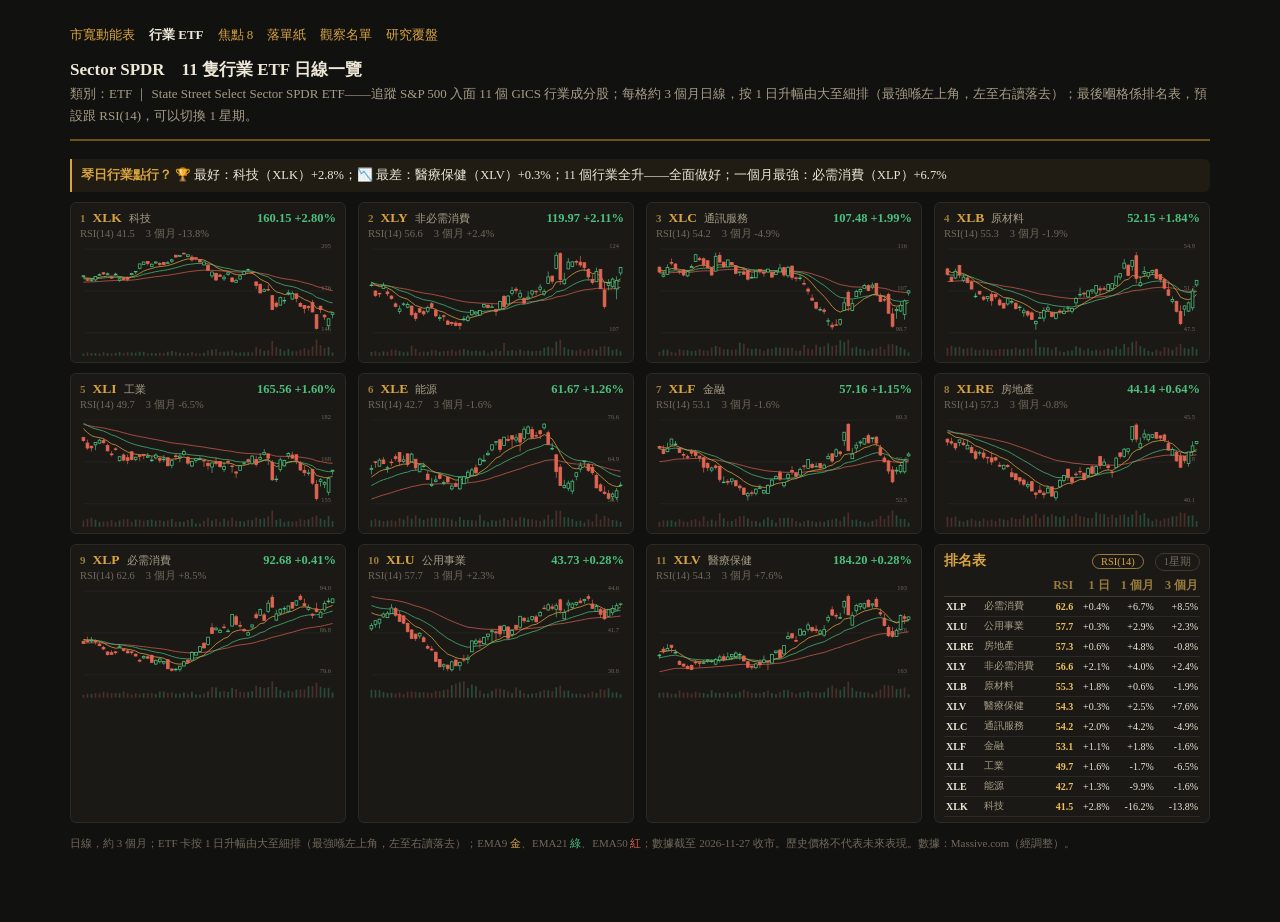
<file: sectors.html>
<!DOCTYPE html>
<html lang="zh-HK">
<head>
<meta charset="UTF-8">
<meta name="viewport" content="width=device-width, initial-scale=1.0">
<link rel="icon" href="data:,">
<title>行業 ETF 日線一覽 — Sector SPDR</title>
<link rel="stylesheet" href="theme.css">
<style>
  .wrap{}
  h2{margin:6px 0 2px}
  .grid{display:grid;grid-template-columns:repeat(4,minmax(0,1fr));gap:10px 12px;margin-top:10px}
  @media(max-width:1100px){.grid{grid-template-columns:repeat(3,minmax(0,1fr))}}
  @media(max-width:820px){.grid{grid-template-columns:repeat(2,minmax(0,1fr))}.px{flex:0 0 100%;margin-left:0;text-align:right}.tblcard{grid-column:1/-1}}
  .card{background:var(--card);border:1px solid var(--line);border-radius:6px;padding:7px 9px 5px;min-width:0;overflow:hidden}
  .hd{display:flex;align-items:baseline;gap:7px;flex-wrap:wrap}
  .rk{font-size:11px;color:var(--golddim);font-weight:700;font-variant-numeric:tabular-nums}
  .swp{cursor:pointer;font-size:10.5px;color:var(--tx3);border:1px solid var(--line2);border-radius:10px;padding:1px 8px;margin-left:auto}
  .swp+.swp{margin-left:4px}
  .swp.on{color:var(--gold);border-color:var(--golddim)}
  .tk2{font-weight:800;font-size:13.5px;color:var(--gold)}
  .nm{font-size:11px;color:var(--tx2);white-space:nowrap}
  .px{margin-left:auto;font-weight:700;font-size:12.5px;font-variant-numeric:tabular-nums;white-space:nowrap}
  .meta{font-size:10.5px;color:var(--tx3);margin:1px 0 3px;font-variant-numeric:tabular-nums}
  svg{width:100%;height:auto;display:block}
  .tbl{font-size:10px;width:100%;border-collapse:collapse;margin-top:4px}
  .tbl th{color:var(--golddim);font-weight:600;text-align:right;padding:2px 2px;border-bottom:1px solid var(--line2)}
  .tbl th:first-child,.tbl td:first-child{text-align:left}
  .tbl td{padding:2.5px 2px;text-align:right;border-bottom:1px solid var(--line);font-variant-numeric:tabular-nums;color:var(--tx);white-space:nowrap}
  .foot{margin-top:12px;color:var(--tx3);font-size:11px;line-height:1.6}
  .lg9{color:var(--gold)} .lg21{color:var(--up)} .lg50{color:var(--dn)}
</style>
</head>
<body>
<div class="wrap">
  <div class="nav"><a href="index.html">市寬動能表</a><span class="here">行業 ETF</span><a href="focus.html">焦點 8</a><a href="p2.html">落單紙</a><a href="p2w.html">觀察名單</a><a href="research.html">研究覆盤</a></div>
  <h2>Sector SPDR　11 隻行業 ETF 日線一覽</h2>
  <div class="sub">類別：ETF ｜ State Street Select Sector SPDR ETF——追蹤 S&amp;P 500 入面 11 個 GICS 行業成分股；每格約 3 個月日線，按 1 日升幅由大至細排（最強喺左上角，左至右讀落去）；最後嗰格係排名表，預設跟 RSI(14)，可以切換 1 星期。</div>
  <div id="sec-hl"></div>
  <div class="grid" id="grid"></div>
  <div class="foot" id="foot"></div>
</div>
<script>
fetch('sectors.json?'+Date.now()).then(r=>r.json()).then(D=>{
  // 【2026-10-23 Steven 指令】headline 短評（gen_sectors.py 每日生成；同首頁「有咩新發現？」同款）
  if(D.headline&&D.headline.length){
    document.getElementById('sec-hl').innerHTML=`<div class="qqf-find"><b>琴日行業點行？</b> ${D.headline.join('；')}</div>`;
  }
  const grid=document.getElementById('grid');
  const W=300,H=132,VH=22;
  const cards=[...D.rows].sort((a,b)=>b.chg1d-a.chg1d);
  cards.forEach((r,idx)=>{
    const card=document.createElement('div');card.className='card';
    const cls=r.chg1d>=0?'up':'dn', sign=r.chg1d>=0?'+':'';
    card.innerHTML=`<div class="hd"><span class="rk">${idx+1}</span><span class="tk2">${r.t}</span><span class="nm">${r.name}</span>
      <span class="px ${cls}">${r.c.toFixed(2)} ${sign}${r.chg1d.toFixed(2)}%</span></div>
      <div class="meta">RSI(14) ${r.rsi}　3 個月 ${(r.r3m>=0?'+':'')+r.r3m.toFixed(1)}%</div>`;
    const bars=r.bars, n=bars.length;
    let hi=-1e9,lo=1e9,vmax=0;
    bars.forEach(b=>{hi=Math.max(hi,b[2]);lo=Math.min(lo,b[3]);vmax=Math.max(vmax,b[5]);});
    [r.e9,r.e21,r.e50].forEach(a=>a.forEach(x=>{hi=Math.max(hi,x);lo=Math.min(lo,x);}));
    const pad=(hi-lo)*0.04; hi+=pad; lo-=pad;
    const X=i=>4+i*(W-8)/(n-1), Y=p=>6+(hi-p)/(hi-lo)*(H-VH-12), YV=v=>H-1-(v/vmax)*(VH-3);
    let s=`<svg viewBox="0 0 ${W} ${H}" xmlns="http://www.w3.org/2000/svg">`;
    for(let g=0;g<=2;g++){const p=lo+(hi-lo)*g/2,y=Y(p);
      s+=`<line x1="4" y1="${y}" x2="${W-4}" y2="${y}" stroke="#26241e" stroke-width="1"/>
          <text x="${W-6}" y="${y-1.5}" font-size="7.5" fill="#71695a" text-anchor="end">${p.toFixed(Math.abs(p)<100?1:0)}</text>`;}
    bars.forEach((b,i)=>{const up=b[4]>=b[1];
      s+=`<line x1="${X(i)}" y1="${YV(b[5])}" x2="${X(i)}" y2="${H-1}" stroke="${up?'#2a4a38':'#4a2f28'}" stroke-width="2"/>`;});
    const path=a=>'M'+a.map((p,i)=>`${X(i).toFixed(1)},${Y(p).toFixed(1)}`).join(' L');
    s+=`<path d="${path(r.e50)}" fill="none" stroke="#e06552" stroke-width="1" opacity=".8"/>`;
    s+=`<path d="${path(r.e21)}" fill="none" stroke="#4cc07e" stroke-width="1" opacity=".85"/>`;
    s+=`<path d="${path(r.e9)}" fill="none" stroke="#d9a441" stroke-width="1" opacity=".9"/>`;
    bars.forEach((b,i)=>{const[ ,o,h,l,c]=b,up=c>=o,col=up?'#4cc07e':'#e06552',x=X(i);
      s+=`<line x1="${x}" y1="${Y(h)}" x2="${x}" y2="${Y(l)}" stroke="${col}" stroke-width=".8"/>`;
      const y1=Y(Math.max(o,c)),y2=Y(Math.min(o,c));
      s+=`<rect x="${(x-1.6).toFixed(1)}" y="${y1.toFixed(1)}" width="3.2" height="${Math.max(y2-y1,0.7).toFixed(1)}" fill="${up?'#111110':col}" stroke="${col}" stroke-width=".9"/>`;});
    s+='</svg>';
    card.innerHTML+=s;
    grid.appendChild(card);
  });
  const t=document.createElement('div');t.className='card tblcard';
  t.innerHTML=`<div class="hd"><span class="tk2">排名表</span><span class="swp on" id="sw-rsi">RSI(14)</span><span class="swp" id="sw-1w">1星期</span></div><div id="tb"></div>`;
  grid.appendChild(t);
  let mode='rsi';
  const renderTbl=()=>{
    const arr=[...D.rows].sort((a,b)=>mode==='rsi'?b.rsi-a.rsi:(b.r1w??-999)-(a.r1w??-999));
    const rows=arr.map(r=>{
      const m=mode==='rsi'?`<b style="color:var(--gold2)">${r.rsi.toFixed(1)}</b>`
        :`<b class="${r.r1w>=0?'up':'dn'}">${(r.r1w>=0?'+':'')+r.r1w.toFixed(1)}%</b>`;
      return `<tr><td><b>${r.t}</b></td><td style="text-align:left;color:var(--tx2)">${r.name}</td><td>${m}</td>
        <td class="${r.chg1d>=0?'up':'dn'}">${(r.chg1d>=0?'+':'')+r.chg1d.toFixed(1)}%</td>
        <td class="${r.r1m>=0?'up':'dn'}">${(r.r1m>=0?'+':'')+r.r1m.toFixed(1)}%</td>
        <td class="${r.r3m>=0?'up':'dn'}">${(r.r3m>=0?'+':'')+r.r3m.toFixed(1)}%</td></tr>`;}).join('');
    document.getElementById('tb').innerHTML=`<div style="overflow-x:auto"><table class="tbl"><tr><th></th><th style="text-align:left"></th><th>${mode==='rsi'?'RSI':'1星期'}</th><th>1 日</th><th>1 個月</th><th>3 個月</th></tr>${rows}</table></div>`;
  };
  const setSw=()=>{document.getElementById('sw-rsi').className='swp'+(mode==='rsi'?' on':'');
    document.getElementById('sw-1w').className='swp'+(mode==='1w'?' on':'');};
  document.getElementById('sw-rsi').onclick=()=>{mode='rsi';setSw();renderTbl();};
  document.getElementById('sw-1w').onclick=()=>{mode='1w';setSw();renderTbl();};
  renderTbl();
  document.getElementById('foot').innerHTML=
    `日線，約 3 個月；ETF 卡按 1 日升幅由大至細排（最強喺左上角，左至右讀落去）；EMA9 <span class="lg9">金</span>、EMA21 <span class="lg21">綠</span>、EMA50 <span class="lg50">紅</span>；數據截至 ${D.asof} 收市。歷史價格不代表未來表現。數據：Massive.com（經調整）。`;
});
</script>
</body>
</html>
</file>
<file: theme.css>
/* ============================================================
   Steven 戰報主題 v1（2026-09-06 欽定：黑＋金，Claude 感 serif）
   全站共享：index.html／p1.html／p2.html＋之後所有新頁
   ============================================================ */
:root{
  --bg:#111110; --card:#1a1916; --line:#2c2a24; --line2:#3d3a30;
  --tx:#ede7d7; --tx2:#a79d87; --tx3:#71695a;
  --gold:#d9a441; --gold2:#f0c05a; --golddim:#9a7c3c;
  --up:#4cc07e; --dn:#e06552;
  --deepG:#10733f; --liteG-bg:rgba(76,192,126,.15); --liteG-tx:#7fd7a6;
  --deepR:#b8402f;  --liteR-bg:rgba(224,101,82,.15); --liteR-tx:#f09685;
  --mliG-bg:rgba(76,192,126,.10); --mliG-tx:#6fbf94;
  --mliR-bg:rgba(224,101,82,.10); --mliR-tx:#c98471;
}
*{ margin:0; padding:0; box-sizing:border-box; }
body{
  font-family:'Spectral','Noto Serif TC',Georgia,'Songti TC','PMingLiU',serif;
  background:var(--bg); color:var(--tx);
  padding:26px 20px 70px; max-width:1180px; margin:0 auto;
  -webkit-font-smoothing:antialiased;
}
::selection{ background:rgba(217,164,65,.35); }

h1{ font-size:26px; font-weight:800; margin-bottom:6px; letter-spacing:.2px; }
h2{ font-size:17px; font-weight:700; margin:28px 0 12px; color:var(--tx); }
.sub{ color:var(--tx2); font-size:13px; padding-bottom:12px; border-bottom:2px solid #6b5318; margin-bottom:18px; line-height:1.7; }
.note{ color:var(--tx2); font-size:12.5px; line-height:1.8; margin-bottom:12px; }
a{ color:var(--gold); text-decoration:none; }
a:hover{ color:var(--gold2); text-decoration:underline; }

/* ---- 導航 ---- */
.nav{ font-size:13px; margin-bottom:14px; }
.nav a{ color:var(--gold); text-decoration:none; margin-right:14px; }
.nav a:hover{ color:var(--gold2); text-decoration:underline; }
.nav .here{ color:var(--tx); font-weight:700; margin-right:14px; }

/* ---- 表格 ---- */
table{ width:100%; border-collapse:collapse; font-size:13px; }
th{ text-align:right; font-weight:600; color:var(--golddim); padding:7px 8px; border-bottom:1.5px solid var(--line2); white-space:nowrap; font-size:12px; }
th:first-child, td:first-child{ text-align:left; }
td{ text-align:right; padding:6px 8px; border-bottom:1px solid var(--line); font-variant-numeric:tabular-nums; white-space:nowrap; }
tr:hover td{ background:#1e1d19; }
td.tk{ text-align:left; font-weight:700; }
td.tk a, .tk a{ color:var(--tx); text-decoration:none; border-bottom:1px dotted var(--tx3); font-weight:700; }
td.tk a:hover, .tk a:hover{ color:var(--gold); border-bottom-color:var(--gold); text-decoration:none; }

/* ---- 色階（CupSir 規則 dark 版）---- */
.up{ color:var(--up); } .dn{ color:var(--dn); }
/* summary card 深字版色階（2026-09-29 CupSir 版：%線上低＝綠、動力股佔比低＝紅） */
.DG{ color:var(--up); font-weight:800; } .G{ color:var(--up); font-weight:800; }
.DR{ color:var(--dn); font-weight:800; } .R{ color:var(--dn); font-weight:800; }
.c-deepG{ background:var(--deepG); color:#fff; font-weight:700; }
.c-liteG{ background:var(--liteG-bg); color:var(--liteG-tx); }
.c-deepR{ background:var(--deepR); color:#fff; font-weight:700; }
.c-liteR{ background:var(--liteR-bg); color:var(--liteR-tx); }
.c-mliG{ background:var(--mliG-bg); color:var(--mliG-tx); }
.c-mliR{ background:var(--mliR-bg); color:var(--mliR-tx); }
.exc-pos{ color:var(--up); font-weight:600; } .exc-neg{ color:var(--dn); }

/* ---- 卡片 ---- */
.cards{ display:grid; grid-template-columns:repeat(auto-fit,minmax(160px,1fr)); gap:12px; margin-bottom:8px; }
.card{ border:1px solid var(--line); border-radius:10px; padding:14px 16px; background:var(--card); }
.card .lbl{ font-size:12px; color:#a39470; margin-bottom:6px; }
.card .val{ font-size:26px; font-weight:800; letter-spacing:-.5px; }
.card .val.small{ font-size:22px; }
.card .sub2{ font-size:11.5px; color:var(--tx3); margin-top:4px; }

/* ---- 圖/圖例 ---- */
.legend{ font-size:11.5px; color:var(--tx3); margin-top:12px; line-height:2; }
.legend .sw{ display:inline-block; width:10px; height:10px; border-radius:2px; margin:0 4px 0 12px; vertical-align:middle; }
.legend .sw:first-child{ margin-left:0; }
.pulse-wrap{ border:1px solid var(--line); border-radius:10px; padding:14px 12px 8px; margin-top:6px; background:var(--card); }
.ibar-wrap{ position:relative; height:14px; background:transparent; width:100%; }
.ibar{ position:absolute; left:0; top:2px; height:10px; background:var(--gold); border-radius:2px; min-width:2px; }
.itick{ position:absolute; top:0; width:2px; height:14px; background:var(--tx3); }

/* ---- 徽章/條 ---- */
.badge{ display:inline-block; color:#fff; border-radius:6px; padding:3px 12px; font-weight:700; font-size:13px; }
.b-green{ background:#14854e; } .b-red{ background:var(--deepR); }
.stale, .warnbar{ background:#2b2110; border:1px solid #6b5318; border-radius:8px; padding:12px 16px; font-size:13px; color:#e8bd55; margin-bottom:16px; line-height:1.8; }
.blindbar{ background:#181713; border:1px solid var(--line2); border-radius:8px; padding:10px 14px; font-size:12.5px; color:#b0a78f; margin-bottom:14px; line-height:1.8; }
.battle{ background:var(--card); border:1px solid var(--line2); border-radius:12px; padding:18px; }
.battle h2{ margin-top:0; }
.battle ul{ padding-left:20px; font-size:13.5px; line-height:2.1; color:var(--tx); }
.battle .tag{ display:inline-block; font-size:11px; background:var(--gold); color:#16140f; border-radius:4px; padding:1px 7px; margin-right:6px; vertical-align:1px; font-weight:700; }
.sec-div{ margin-top:48px; }

/* ---- P1/P2 頁專用 ---- */
.cond{ border:1px solid var(--line); border-radius:8px; padding:12px 14px; margin-bottom:8px; display:flex; gap:12px; align-items:baseline; background:var(--card); }
.cond .no{ font-weight:800; color:var(--gold); font-size:15px; min-width:22px; }
.cond .tx{ font-size:13.5px; line-height:1.6; }
.grid{ display:grid; grid-template-columns:repeat(auto-fill,minmax(150px,1fr)); gap:8px; }
.grp{ margin-bottom:20px; }
.grp-h{ font-size:14px; font-weight:700; margin-bottom:8px; padding:4px 10px; border-left:4px solid #4a463a; color:var(--tx2); }
.grp-h.hot{ border-left-color:var(--gold); color:var(--tx); background:rgba(217,164,65,.09); border-radius:0 6px 6px 0; }
.grp-h .rk{ color:var(--gold); margin-right:6px; }
.grp-h .cnt{ color:var(--tx3); font-weight:400; font-size:12.5px; margin-left:6px; }
.tkcell{ border:1px solid var(--line); border-radius:8px; padding:9px 12px; display:flex; justify-content:space-between; align-items:baseline; background:var(--card); }
.tkcell a{ font-weight:700; color:var(--tx); text-decoration:none; font-size:15px; }
.tkcell a:hover{ color:var(--gold); }
.tkcell .px{ color:var(--tx2); font-size:13px; font-variant-numeric:tabular-nums; }
.spec-note{ font-size:11px; color:var(--tx3); }
.tag{ display:inline-block; font-size:10.5px; color:var(--tx3); border:1px solid var(--line2); border-radius:4px; padding:0 5px; margin-left:6px; vertical-align:1px; }
.test-row td{ color:var(--tx3); }
.g-ok{ color:var(--up); }
.g-no{ color:var(--dn); }
.pc{ color:var(--tx2); font-variant-numeric:tabular-nums; }
.pc.hi{ color:var(--gold); font-weight:700; }
.rr-na{ color:var(--up); font-size:12px; }

@media (max-width:640px){
  body{ padding:20px 6px 60px; }
  h1{ font-size:19px; overflow-wrap:anywhere; } .card .val{ font-size:20px; }
  td,th{ padding:5px 5px; font-size:11.5px; }
  .grid{ grid-template-columns:repeat(auto-fill,minmax(120px,1fr)); }
  /* 每日監察表手機版：方案 A 精簡 8 欄（2026-09-17 Steven 揀）——收埋 QQQ ATR／MLI N／股票總數／S&P 500 */
  #dailytbl th:nth-child(n+9), #dailytbl td:nth-child(n+9){ display:none; }
  #dailytbl th, #dailytbl td{ padding:6px 3px; font-size:12.5px; }
  #dailytbl th{ font-size:11px; padding:6px 2px; }
}

/* ---- 2026-11-07 Capitulation 雙層燈：hairline 分層、語義色、RECORD-ONLY ---- */
.cap-panel{
  --cap-mint:#34d399; --cap-amber:#fbbf24; --cap-red:#f87171;
  --cap-magenta:#e879f9; --cap-orange:#fb923c;
  margin:14px 0 10px; padding:13px 14px 4px; border:1px solid rgba(232,121,249,.25);
  border-radius:10px; background:rgba(255,255,255,.018);
}
.cap-top{ display:flex; justify-content:space-between; align-items:center; gap:12px; padding-bottom:11px; }
.cap-kicker{ color:var(--tx2); font-size:10px; font-weight:700; letter-spacing:.18em; line-height:1.4; }
.cap-title{ color:var(--tx); font-size:16px; font-weight:800; line-height:1.45; }
.cap-record{ color:var(--tx2); border:1px solid var(--line2); border-radius:20px; padding:3px 9px; font-size:10.5px; line-height:1.5; text-align:center; overflow-wrap:anywhere; }
.cap-layer{ border-top:1px solid var(--line); padding:12px 0; }
.cap-layer-head{ display:flex; flex-wrap:wrap; justify-content:space-between; align-items:baseline; gap:5px 12px; }
.cap-layer-label{ color:var(--tx2); font-size:12px; font-weight:700; letter-spacing:.04em; }
.cap-event-state, .cap-post-state{ font-size:16px; font-weight:800; line-height:1.5; font-variant-numeric:tabular-nums; }
.cap-event-state.purple{ color:var(--cap-magenta); }
.cap-event-state.yellow, .cap-post-state.yellow{ color:var(--cap-amber); }
.cap-event-state.none, .cap-post-state.gray{ color:var(--tx2); }
.cap-post-state.orange{ color:var(--cap-orange); }
.cap-post-state.green{ color:var(--cap-mint); }
.cap-post-state.red{ color:var(--cap-red); }
.cap-subline{ color:var(--tx2); font-size:11.5px; line-height:1.65; margin-top:3px; overflow-wrap:anywhere; }
.cap-metrics{ display:flex; flex-wrap:wrap; gap:7px 20px; margin-top:10px; }
.cap-metric{ display:inline-flex; align-items:baseline; gap:6px; color:var(--tx3); font-size:10.5px; font-variant-numeric:tabular-nums; }
.cap-metric b{ color:var(--tx); font-size:12px; font-weight:700; }
.cap-conditions{ display:grid; grid-template-columns:repeat(4,minmax(0,1fr)); margin-top:11px; border-top:1px solid var(--line); }
.cap-condition{ min-width:0; padding:10px 11px 3px; border-left:1px solid var(--line); opacity:.55; }
.cap-condition:first-child{ border-left:0; padding-left:0; }
.cap-condition.ok{ opacity:1; }
.cap-cond-name{ color:var(--tx); font-size:12px; font-weight:700; line-height:1.45; }
.cap-check{ display:inline-block; width:18px; color:var(--tx3); font-size:13px; font-weight:800; }
.cap-condition.ok .cap-check{ color:var(--cap-mint); }
.cap-cond-sub{ color:var(--tx2); font-size:10.5px; line-height:1.55; margin-top:4px; font-variant-numeric:tabular-nums; overflow-wrap:anywhere; }
.cap-method, .metric-method{ border-top:1px solid var(--line); }
.cap-method>summary, .metric-method>summary{ min-height:44px; display:flex; align-items:center; cursor:pointer; list-style:none; color:var(--tx2); font-size:11.5px; font-weight:700; }
.cap-method>summary::-webkit-details-marker, .metric-method>summary::-webkit-details-marker{ display:none; }
.cap-method>summary::after, .metric-method>summary::after{ content:'＋'; margin-left:auto; color:var(--golddim); font-size:15px; }
.cap-method[open]>summary::after, .metric-method[open]>summary::after{ content:'−'; }
.cap-method>summary:hover, .metric-method>summary:hover{ color:var(--gold2); }
.cap-method-body, .metric-method-body{ padding:0 4px 12px 0; max-width:90ch; }
.cap-method-body p, .metric-method-body p{ color:var(--tx2); font-size:11.5px; line-height:1.75; margin:5px 0; }
.cap-method-body b, .metric-method-body b{ color:var(--tx); }
.metric-method{ margin:10px 0 14px; padding:0 6px; border-bottom:1px solid var(--line); }
.radar .metric-method, .qqf .metric-method{ margin:10px 0 0; padding:0; border-bottom:0; }
.cap-empty{ color:var(--tx2); font-size:12px; line-height:1.7; padding:12px 0; }
@media (max-width:640px){
  .cap-panel{ padding:12px 10px 3px; }
  .cap-top{ flex-direction:column; align-items:flex-start; gap:7px; }
  .cap-title{ font-size:15px; }
  .cap-record{ text-align:left; }
  .cap-event-state, .cap-post-state{ font-size:14px; }
  .cap-subline{ font-size:11px; }
  .cap-metrics{ gap:6px 13px; }
  .cap-metric{ font-size:10px; }
  .cap-metric b{ font-size:11px; }
  .cap-conditions{ grid-template-columns:repeat(2,minmax(0,1fr)); }
  .cap-condition{ padding:10px 8px 9px; }
  .cap-condition:nth-child(odd){ border-left:0; padding-left:0; }
  .cap-condition:nth-child(even){ padding-right:0; }
  .cap-condition:nth-child(n+3){ border-top:1px solid var(--line); }
  .cap-cond-name{ font-size:11.5px; }
  .cap-cond-sub{ font-size:10px; }
}

/* 【2026-10-01 v2】轉勢雷達——中等版：比 compact 大返 ~20%，手機保持 2×2 一屏睇晒（Steven 裁決：一開望到成個框） */
.radar{ margin:12px 0 8px; padding:11px 14px; border:1px solid rgba(201,162,39,.35); border-radius:10px; background:rgba(255,255,255,.02); }
.radar-head{ font-weight:700; letter-spacing:.5px; margin-bottom:8px; color:var(--gold,#c9a227); font-size:15px; line-height:1.55; }
.radar-verdict{ font-weight:400; margin-left:8px; color:var(--fg,#e8e2d5); opacity:.9; font-size:14px; }
.radar-row{ display:grid; grid-template-columns:repeat(auto-fit,minmax(150px,1fr)); gap:7px; }
.rl{ display:flex; align-items:center; gap:8px; padding:7px 9px; border-radius:8px; background:rgba(255,255,255,.02); opacity:.55; }
.rl .dot{ width:11px; height:11px; border-radius:50%; background:#555; flex:none; }
.rl.on{ opacity:1; }
.rl.on .dot{ background:var(--up,#4cc07e); box-shadow:0 0 8px var(--up,#4cc07e); }
.rl.confirm .dot{ background:var(--gold,#c9a227); box-shadow:0 0 10px var(--gold,#c9a227); }
.rl-name{ font-size:13px; font-weight:600; line-height:1.35; }
.rl-sub{ font-size:11px; opacity:.7; margin-top:2px; line-height:1.35; }

/* ---- 2026-10-02 Qullamaggie 市場濾網（SPY 10/20 三色帶）---- */
.qqf{ margin:12px 0 8px; padding:11px 14px; border:1px solid rgba(217,164,65,.35); border-radius:10px; background:rgba(255,255,255,.02); }
.qqf-head{ font-weight:700; letter-spacing:.5px; color:var(--gold); font-size:15px; line-height:1.55; margin-bottom:8px; }
.qqf-pill{ font-size:12px; font-weight:600; margin-left:8px; padding:2px 8px; border-radius:20px; vertical-align:2px; }
.qqf-pill.g{ background:rgba(76,192,126,.15); color:#7fd7a6; }
.qqf-pill.y{ background:rgba(217,164,65,.15); color:var(--gold2); }
.qqf-pill.r{ background:rgba(224,101,82,.15); color:#f09685; }
.qqf-svg{ display:block; }
.qqf-find{ font-size:12.5px; line-height:1.7; color:var(--tx); margin-top:8px; padding:6px 9px; background:rgba(217,164,65,.07); border-left:2.5px solid var(--gold); border-radius:0 6px 6px 0; }
.qqf-find b{ color:var(--gold); }
.qqf-note{ font-size:11px; line-height:1.6; color:var(--tx3); margin-top:7px; }


/* ---- 研究覆盤（2026-11-04）：可展開研究檔案＋長文閱讀 ---- */
a:focus-visible, summary:focus-visible{ outline:2px solid var(--gold2); outline-offset:4px; border-radius:3px; }
.prose{ max-width:75ch; }
.prose p{ font-size:16px; line-height:1.75; margin:10px 0; }
.prose h3{ font-size:15px; color:var(--gold2); margin:22px 0 6px; }
.research-hero{ padding:22px 0 18px; border-bottom:1px solid var(--line2); margin-bottom:18px; }
.research-quote{ max-width:27ch; font-size:26px; line-height:1.55; font-weight:800; color:var(--gold2); letter-spacing:.1px; }
.research-cards .card{ min-height:142px; }
.research-cards .val.small{ font-size:20px; line-height:1.35; letter-spacing:0; }
.research-cards .sub2{ font-size:12px; line-height:1.55; margin-top:10px; }
.research-jump{ display:flex; flex-wrap:wrap; gap:8px 20px; padding:12px 0 18px; border-bottom:1px solid var(--line); }
.research-jump a{ min-height:44px; display:inline-flex; align-items:center; font-size:14px; font-weight:700; }
.study{ border-top:1px solid var(--line2); background:rgba(255,255,255,.012); }
.study:last-of-type{ border-bottom:1px solid var(--line2); }
.study>summary{ min-height:72px; padding:16px 12px; cursor:pointer; list-style:none; display:grid; grid-template-columns:38px minmax(0,1fr) auto; gap:12px; align-items:center; transition:background-color .18s ease-out; }
.study>summary::-webkit-details-marker{ display:none; }
.study>summary:hover{ background:#1e1d19; }
.study-no{ color:var(--golddim); font-size:14px; font-weight:700; font-variant-numeric:tabular-nums; }
.study-title{ font-size:17px; font-weight:800; line-height:1.45; }
.study-title small{ display:block; color:var(--tx2); font-size:12.5px; font-weight:400; margin-top:3px; }
.study-status{ color:var(--gold2); font-size:12px; line-height:1.45; text-align:right; max-width:180px; }
.study-status::after{ content:'＋'; color:var(--tx2); font-size:18px; margin-left:12px; }
.study[open]>summary .study-status::after{ content:'−'; }
.study-body{ padding:2px 62px 24px 62px; }
.study-body .report-link{ display:inline-flex; align-items:center; min-height:44px; margin-top:12px; font-size:13px; font-weight:700; }
.verdict{ border-top:1px solid var(--line); border-bottom:1px solid var(--line); padding:12px 0; color:var(--tx); }
.table-scroll{ overflow-x:auto; margin:12px 0; }
.research-table{ font-size:13px; min-width:0; width:100%; }
.research-table th, .research-table td{ text-align:left; padding:8px 10px; white-space:normal; line-height:1.5; }
.research-table td:not(:first-child){ font-variant-numeric:tabular-nums; }
.research-list{ padding-left:22px; font-size:15px; line-height:1.8; }
.research-list li{ margin:7px 0; }
.letter{ border-left:2px solid var(--gold); padding:4px 0 4px 22px; margin:18px 0 26px; }
.letter-lead{ color:var(--gold2); font-size:21px !important; font-weight:800; line-height:1.6 !important; }
.letter blockquote{ margin:20px 0; padding:16px 18px; background:var(--card); border:1px solid var(--line); border-radius:8px; color:var(--gold2); font-size:18px; line-height:1.75; font-weight:700; }
.glossary{ border-top:1px solid var(--line2); }
.glossary details{ border-bottom:1px solid var(--line); }
.glossary summary{ min-height:52px; display:flex; align-items:center; cursor:pointer; list-style:none; padding:10px 6px; color:var(--tx); font-size:15px; font-weight:700; }
.glossary summary::-webkit-details-marker{ display:none; }
.glossary summary::after{ content:'＋'; margin-left:auto; color:var(--golddim); font-size:17px; }
.glossary details[open] summary::after{ content:'−'; }
.glossary summary:hover{ color:var(--gold2); }
.glossary p{ max-width:75ch; color:var(--tx2); font-size:15px; line-height:1.75; padding:0 28px 16px 6px; }
.action-grid{ display:grid; grid-template-columns:repeat(2,minmax(0,1fr)); gap:32px; margin-top:12px; }
.action-grid section{ border-top:2px solid var(--golddim); padding-top:8px; }
.action-grid h3{ font-size:16px; color:var(--gold2); }
.research-footnote{ color:var(--tx2); border-top:1px solid var(--line2); margin-top:34px; padding-top:16px; font-size:12.5px; line-height:1.8; }
.research-update{ margin:12px 0 16px; }
.research-update a{ font-weight:800; margin-left:6px; }
@media (max-width:640px){
  .research-quote{ font-size:22px; max-width:24ch; }
  .cards.research-cards{ grid-template-columns:1fr; }
  .research-cards .card{ min-height:0; }
  .research-cards .val.small{ font-size:18px; }
  .study>summary{ grid-template-columns:28px minmax(0,1fr); gap:8px; padding:14px 8px; }
  .study-status{ grid-column:2; text-align:left; max-width:none; }
  .study-status::after{ float:right; }
  .study-body{ padding:2px 10px 22px 36px; }
  .prose p{ font-size:15.5px; }
  .research-table{ min-width:0; width:100%; font-size:12px; }
  .research-table th, .research-table td{ padding:7px 5px; overflow-wrap:anywhere; }
  .letter{ padding-left:16px; }
  .letter-lead{ font-size:19px !important; }
  .letter blockquote{ font-size:16px; padding:14px; }
  .action-grid{ grid-template-columns:1fr; gap:20px; }
}
/* ---- 2026-11-26 外部四閘＋ZBT-WATCH：只讀對照，唔改主燈／POST-CAP／開倉閘 ---- */
.external-panel{
  --ext-green:#4cc07e; --ext-amber:#f0c05a; --ext-red:#e06552;
  margin:14px 0 10px; padding:13px 14px 4px; border:1px solid rgba(217,164,65,.34);
  border-radius:10px; background:rgba(255,255,255,.018);
}
.ext-top{ display:flex; justify-content:space-between; align-items:center; gap:12px; padding-bottom:10px; }
.ext-kicker{ color:var(--tx2); font-size:10px; font-weight:700; letter-spacing:.18em; line-height:1.4; }
.ext-title{ color:var(--tx); font-size:16px; font-weight:800; line-height:1.45; }
.ext-record{ color:var(--gold2); border:1px solid var(--line2); border-radius:20px; padding:3px 9px; font-size:10.5px; line-height:1.5; text-align:center; overflow-wrap:anywhere; }
.ext-subline{ color:var(--tx2); font-size:11.5px; line-height:1.65; padding-bottom:10px; overflow-wrap:anywhere; }
.ext-headline{ border-top:1px solid var(--line); border-bottom:1px solid var(--line); padding:10px 0; color:var(--gold2); font-size:12.5px; line-height:1.7; }
.ext-gate{ display:grid; grid-template-columns:minmax(0,1.1fr) minmax(0,.9fr) minmax(130px,.55fr); gap:5px 16px; padding:12px 0; border-bottom:1px solid var(--line); }
.ext-gate:last-of-type{ border-bottom:0; }
.ext-category{ color:var(--golddim); font-size:10px; font-weight:700; letter-spacing:.08em; line-height:1.4; }
.ext-name{ color:var(--tx); font-size:13px; font-weight:700; line-height:1.5; margin-top:2px; overflow-wrap:anywhere; }
.ext-value{ color:var(--tx); font-size:15px; font-weight:800; line-height:1.45; font-variant-numeric:tabular-nums; overflow-wrap:anywhere; }
.ext-meta{ color:var(--tx2); font-size:10.5px; line-height:1.55; margin-top:3px; font-variant-numeric:tabular-nums; overflow-wrap:anywhere; }
.ext-status{ justify-self:end; align-self:start; font-size:12px; font-weight:800; line-height:1.5; text-align:right; overflow-wrap:anywhere; }
.ext-status.open{ color:var(--ext-green); }
.ext-status.watch{ color:var(--ext-amber); }
.ext-status.unknown, .ext-status.na{ color:var(--tx2); }
.ext-note{ grid-column:1/-1; color:var(--tx2); font-size:11px; line-height:1.65; overflow-wrap:anywhere; }
.ext-zbt{ border-top:1px solid var(--line2); padding:13px 0 11px; }
.ext-zbt-head{ display:flex; flex-wrap:wrap; justify-content:space-between; align-items:baseline; gap:5px 12px; }
.ext-zbt-title{ color:var(--tx); font-size:13px; font-weight:800; line-height:1.5; }
.ext-zbt-status{ color:var(--ext-amber); font-size:13px; font-weight:800; line-height:1.5; }
.ext-zbt-numbers{ display:flex; flex-wrap:wrap; align-items:baseline; gap:5px 18px; margin-top:8px; }
.ext-zbt-now{ color:var(--gold2); font-size:28px; font-weight:800; line-height:1.1; font-variant-numeric:tabular-nums; }
.ext-zbt-target{ color:var(--tx2); font-size:11.5px; line-height:1.6; font-variant-numeric:tabular-nums; }
.ext-zbt-target b{ color:var(--tx); }
.zbt-gauge{ position:relative; height:8px; margin:17px 4px 8px; border-radius:4px; background:linear-gradient(90deg,rgba(224,101,82,.2),rgba(240,192,90,.16) 45%,rgba(76,192,126,.18)); }
.zbt-mark{ position:absolute; top:-5px; width:2px; height:18px; transform:translateX(-1px); }
.zbt-mark.reset{ background:var(--ext-red); }
.zbt-mark.trigger{ background:var(--ext-green); }
.zbt-mark.now{ top:-6px; width:12px; height:12px; margin-top:2px; border:2px solid var(--bg); border-radius:50%; background:var(--ext-amber); transform:translateX(-6px); }
.zbt-scale{ display:flex; justify-content:space-between; color:var(--tx3); font-size:10px; font-variant-numeric:tabular-nums; }
.zbt-legend{ display:flex; flex-wrap:wrap; gap:4px 16px; margin-top:8px; color:var(--tx2); font-size:10.5px; line-height:1.6; font-variant-numeric:tabular-nums; }
.zbt-legend .reset{ color:var(--ext-red); }
.zbt-legend .now{ color:var(--ext-amber); }
.zbt-legend .trigger{ color:var(--ext-green); }
.ext-method{ border-top:1px solid var(--line); }
.ext-method>summary{ min-height:44px; display:flex; align-items:center; cursor:pointer; list-style:none; color:var(--tx2); font-size:11.5px; font-weight:700; }
.ext-method>summary::-webkit-details-marker{ display:none; }
.ext-method>summary::after{ content:'＋'; margin-left:auto; color:var(--golddim); font-size:15px; }
.ext-method[open]>summary::after{ content:'−'; }
.ext-method>summary:hover{ color:var(--gold2); }
.ext-method-body{ padding:0 4px 12px 0; max-width:90ch; }
.ext-method-body p{ color:var(--tx2); font-size:11.5px; line-height:1.75; margin:5px 0; }
.ext-method-body b{ color:var(--tx); }
.ext-empty{ color:var(--tx2); font-size:12px; line-height:1.7; padding:12px 0; }
@media (max-width:640px){
  .external-panel{ padding:12px 10px 3px; }
  .ext-top{ flex-direction:column; align-items:flex-start; gap:7px; }
  .ext-kicker, .ext-category{ font-size:12px; }
  .ext-title{ font-size:17px; }
  .ext-record{ text-align:left; font-size:12px; }
  .ext-subline{ font-size:12px; }
  .ext-headline{ font-size:14px; }
  .ext-gate{ grid-template-columns:minmax(0,1fr) auto; gap:5px 10px; padding:12px 0; }
  .ext-reading{ grid-column:1/-1; grid-row:2; }
  .ext-status{ grid-column:2; grid-row:1; max-width:118px; font-size:12px; }
  .ext-name{ font-size:14px; }
  .ext-value{ font-size:15px; }
  .ext-meta{ font-size:12px; }
  .ext-note{ grid-row:3; font-size:12px; }
  .ext-zbt-title, .ext-zbt-status{ font-size:14px; }
  .ext-zbt-now{ font-size:26px; }
  .ext-zbt-target{ font-size:12px; }
  .zbt-scale, .zbt-legend{ font-size:12px; }
  .zbt-legend{ gap:4px 10px; }
  .ext-method>summary{ font-size:12px; }
  .ext-method-body p{ font-size:14px; }
  .ext-empty{ font-size:14px; }
}

@media (prefers-reduced-motion:reduce){
  .study>summary{ transition:none; }
}
</file>
